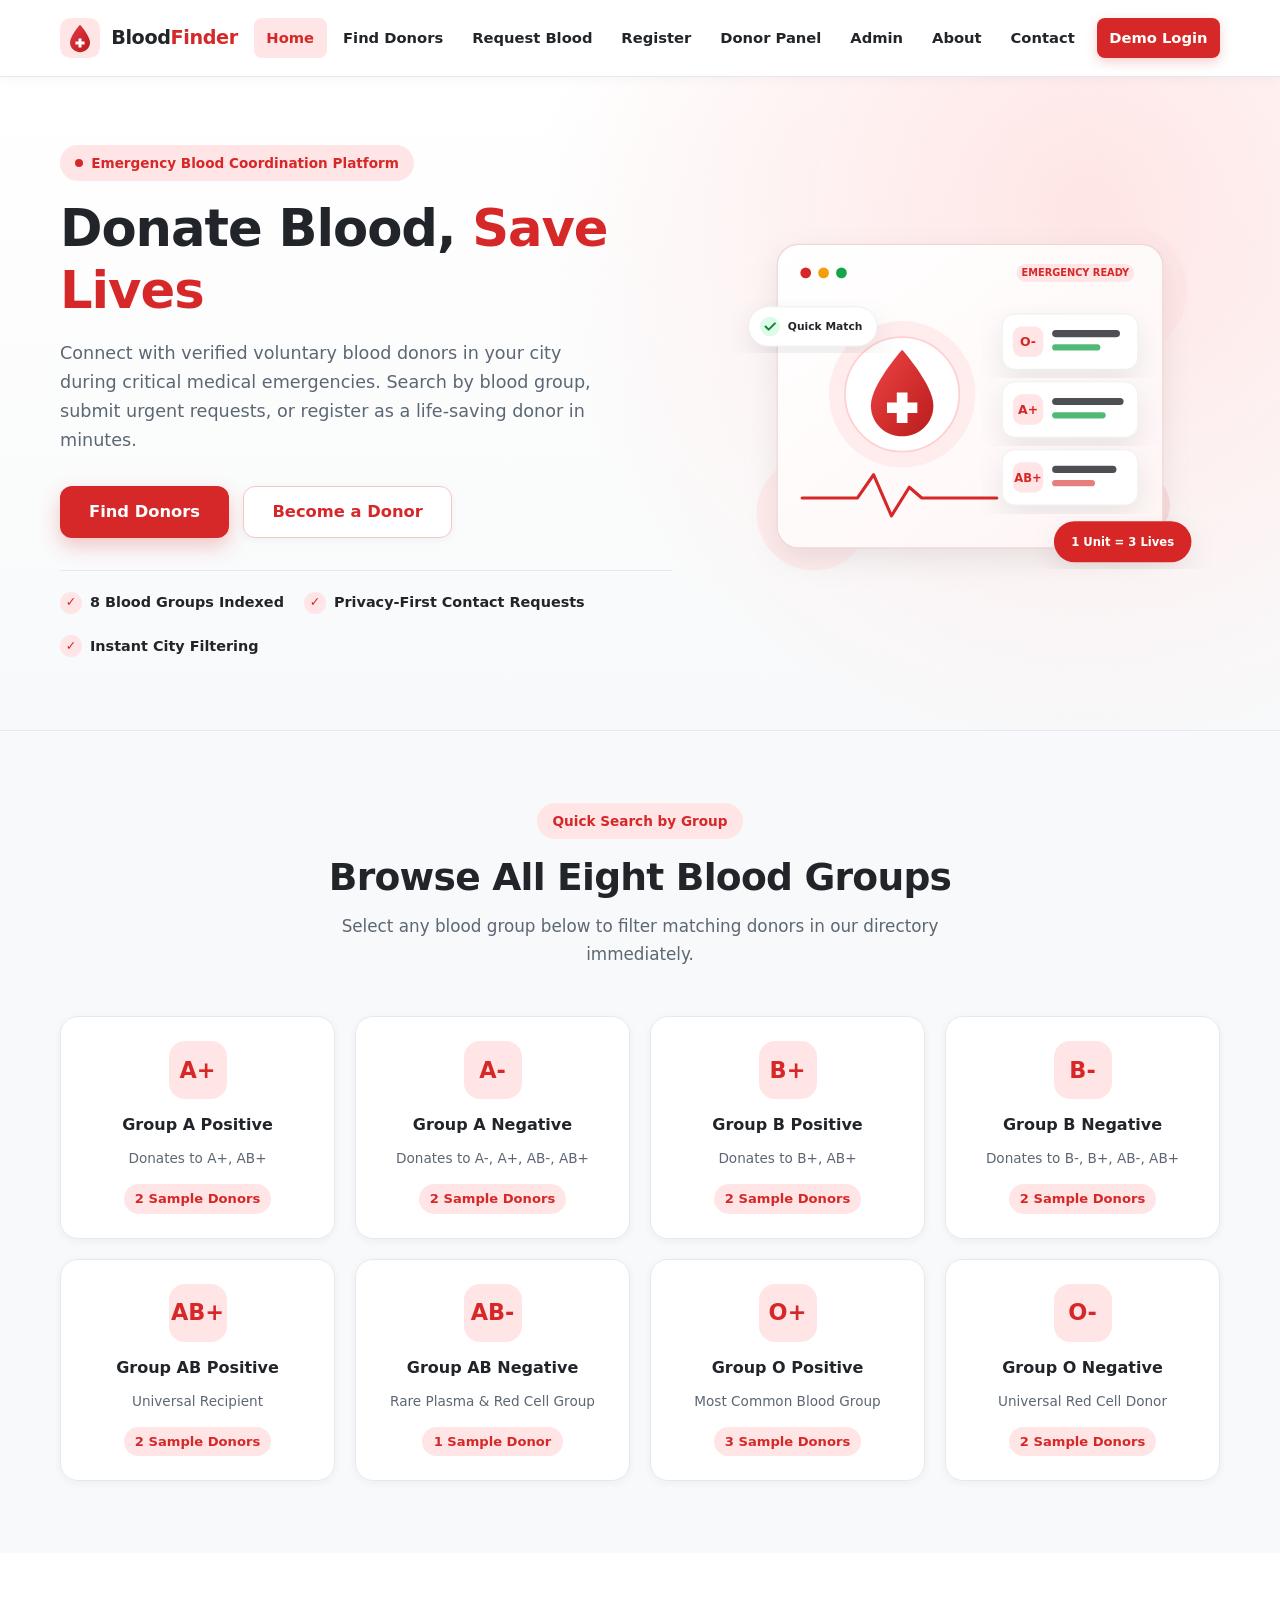
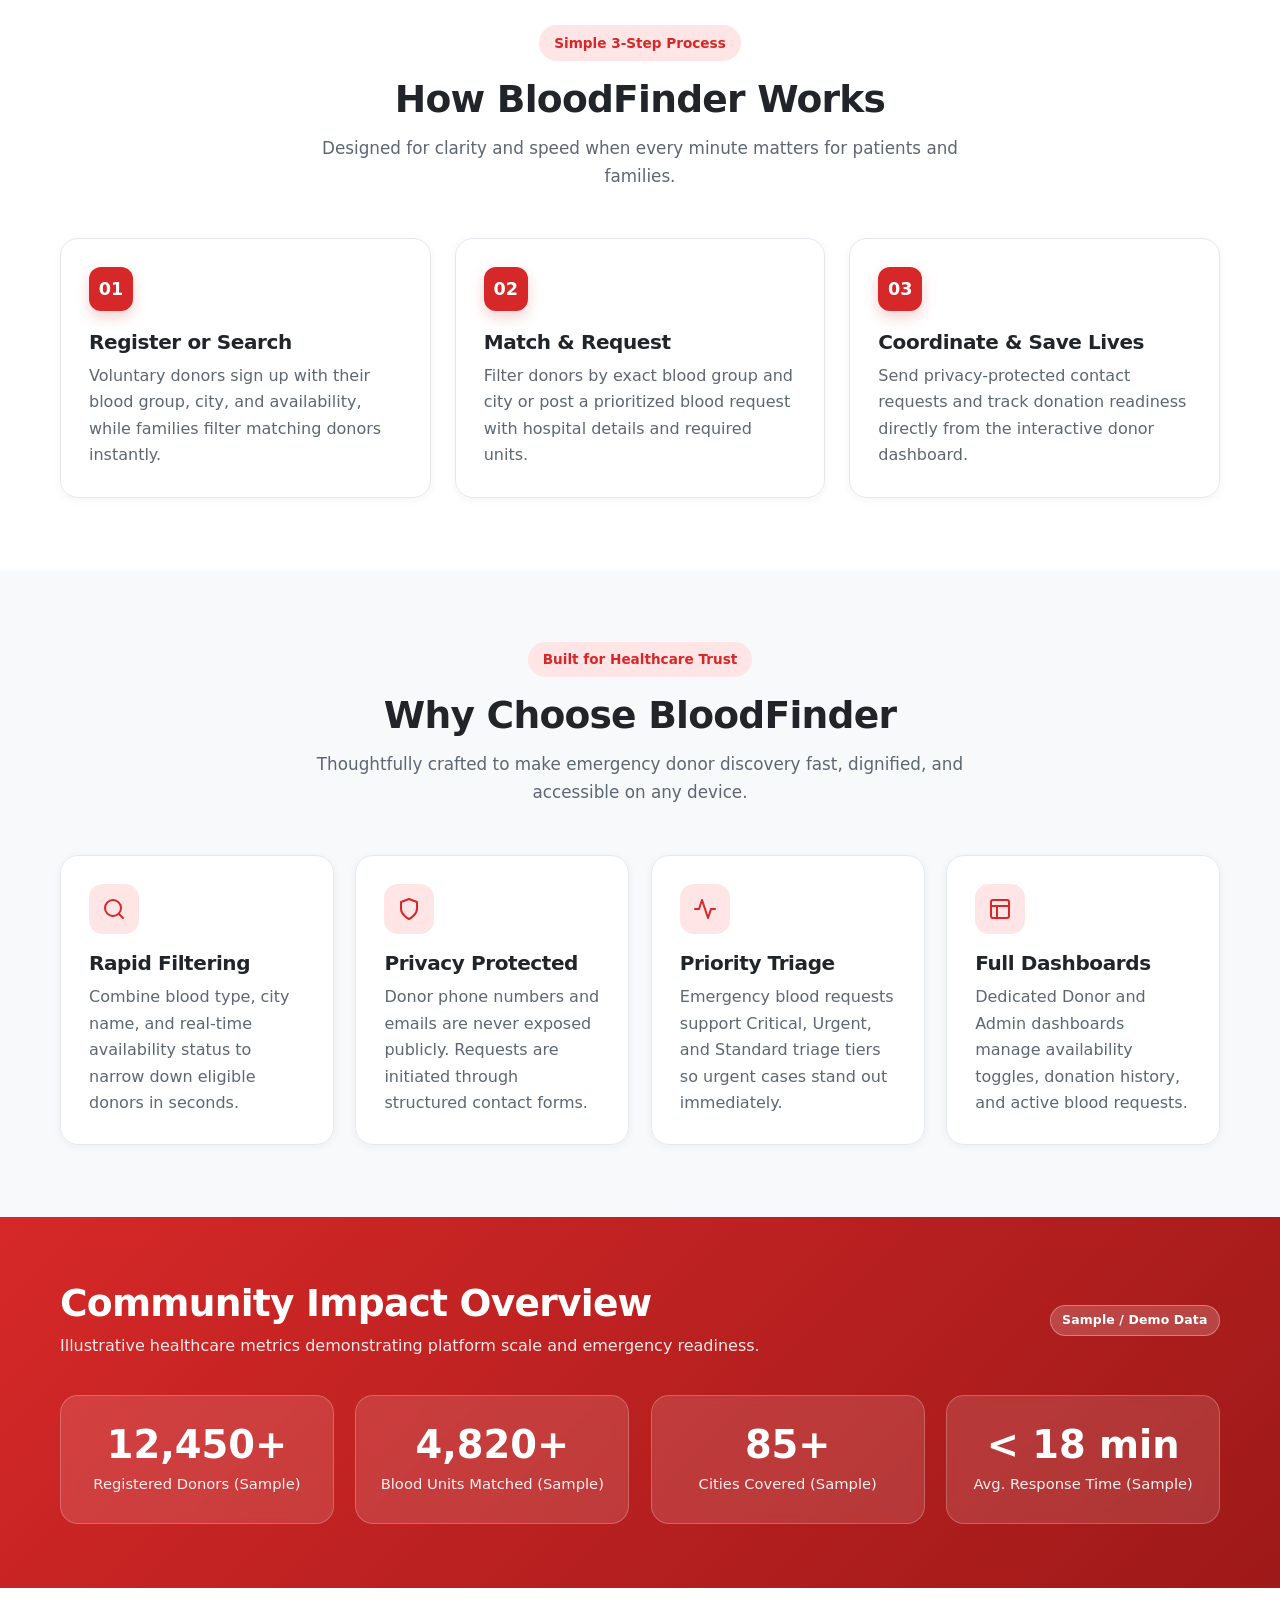
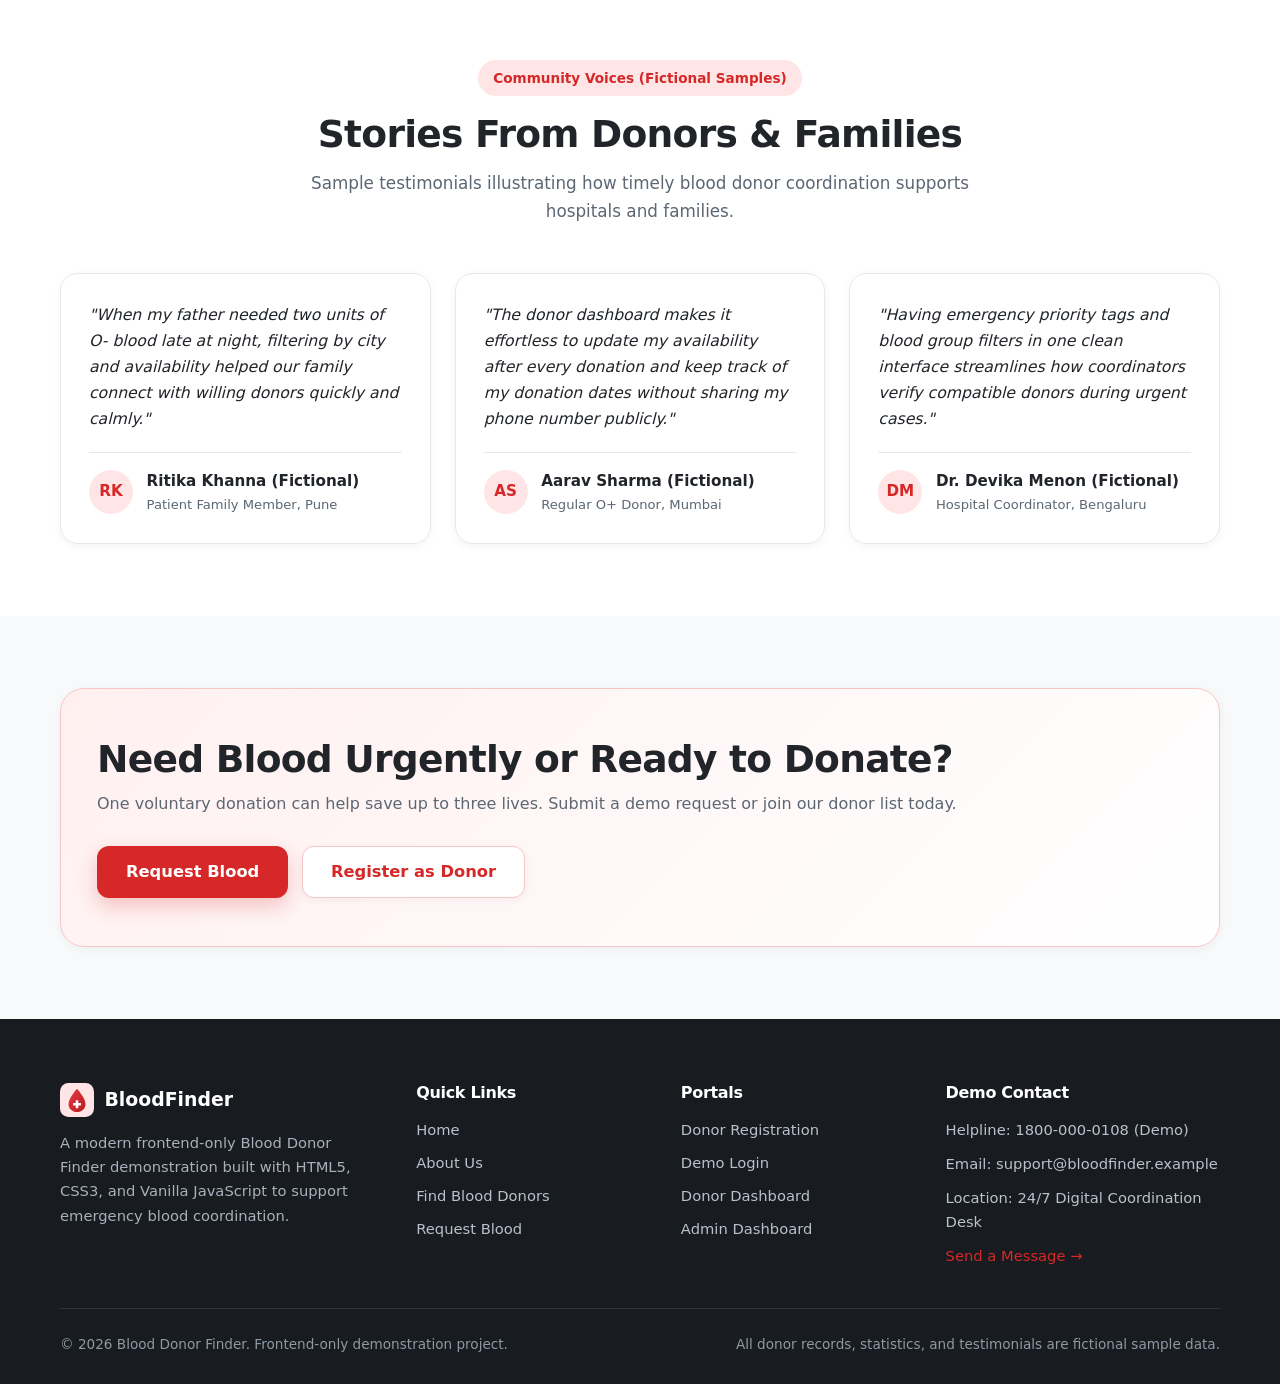
<file: index.html>
<!DOCTYPE html>
<html lang="en">
<head>
  <meta charset="UTF-8" />
  <meta name="viewport" content="width=device-width, initial-scale=1.0" />
  <meta name="description" content="Blood Donor Finder helps connect patients with voluntary blood donors quickly during medical emergencies." />
  <title>Blood Donor Finder — Donate Blood, Save Lives</title>
  <link rel="stylesheet" href="css/style.css" />
</head>
<body>
  <header class="site-header">
    <div class="container navbar">
      <a href="index.html" class="brand" aria-label="Blood Donor Finder Home">
        <img src="assets/images/logo.svg" alt="" class="brand-logo" width="40" height="40" />
        <span>Blood<span class="brand-accent">Finder</span></span>
      </a>

      <button type="button" class="nav-toggle" id="navToggle" aria-label="Toggle navigation menu" aria-expanded="false" aria-controls="navMenu">
        <span class="nav-toggle-bar"></span>
        <span class="nav-toggle-bar"></span>
        <span class="nav-toggle-bar"></span>
      </button>

      <nav aria-label="Main Navigation">
        <ul class="nav-menu" id="navMenu">
          <li><a href="index.html" class="nav-link active">Home</a></li>
          <li><a href="find-donors.html" class="nav-link">Find Donors</a></li>
          <li><a href="request-blood.html" class="nav-link">Request Blood</a></li>
          <li><a href="register.html" class="nav-link">Register</a></li>
          <li><a href="donor-dashboard.html" class="nav-link">Donor Panel</a></li>
          <li><a href="admin-dashboard.html" class="nav-link">Admin</a></li>
          <li><a href="about.html" class="nav-link">About</a></li>
          <li><a href="contact.html" class="nav-link">Contact</a></li>
          <li><a href="login.html" class="nav-link nav-link-cta">Demo Login</a></li>
        </ul>
      </nav>
    </div>
  </header>

  <main>
    <!-- Hero Section -->
    <section class="hero">
      <div class="container hero-grid">
        <div>
          <span class="eyebrow-pill">
            <span class="pulse-dot" aria-hidden="true"></span>
            Emergency Blood Coordination Platform
          </span>
          <h1 class="hero-title">Donate Blood, <span>Save Lives</span></h1>
          <p class="hero-description">
            Connect with verified voluntary blood donors in your city during critical medical emergencies. Search by blood group, submit urgent requests, or register as a life-saving donor in minutes.
          </p>
          <div class="hero-actions">
            <a href="find-donors.html" class="btn btn-primary btn-lg">Find Donors</a>
            <a href="register.html" class="btn btn-secondary btn-lg">Become a Donor</a>
          </div>
          <div class="hero-highlights">
            <div class="hero-highlight-item">
              <span class="hero-check" aria-hidden="true">&#10003;</span>
              <span>8 Blood Groups Indexed</span>
            </div>
            <div class="hero-highlight-item">
              <span class="hero-check" aria-hidden="true">&#10003;</span>
              <span>Privacy-First Contact Requests</span>
            </div>
            <div class="hero-highlight-item">
              <span class="hero-check" aria-hidden="true">&#10003;</span>
              <span>Instant City Filtering</span>
            </div>
          </div>
        </div>

        <div class="hero-visual">
          <img src="assets/images/hero-illustration.svg" alt="Healthcare blood donation matching dashboard illustration" width="560" height="440" />
        </div>
      </div>
    </section>

    <!-- Eight Blood Group Cards -->
    <section class="section" id="blood-groups">
      <div class="container">
        <div class="section-header reveal">
          <span class="eyebrow-pill">Quick Search by Group</span>
          <h2>Browse All Eight Blood Groups</h2>
          <p>Select any blood group below to filter matching donors in our directory immediately.</p>
        </div>

        <div class="blood-group-grid reveal">
          <a href="find-donors.html?bloodGroup=A%2B" class="blood-card">
            <div class="blood-drop-badge">A+</div>
            <div class="blood-card-title">Group A Positive</div>
            <div class="blood-card-meta">Donates to A+, AB+</div>
            <span class="blood-card-count" data-blood-count="A+">2 Sample Donors</span>
          </a>

          <a href="find-donors.html?bloodGroup=A-" class="blood-card">
            <div class="blood-drop-badge">A-</div>
            <div class="blood-card-title">Group A Negative</div>
            <div class="blood-card-meta">Donates to A-, A+, AB-, AB+</div>
            <span class="blood-card-count" data-blood-count="A-">2 Sample Donors</span>
          </a>

          <a href="find-donors.html?bloodGroup=B%2B" class="blood-card">
            <div class="blood-drop-badge">B+</div>
            <div class="blood-card-title">Group B Positive</div>
            <div class="blood-card-meta">Donates to B+, AB+</div>
            <span class="blood-card-count" data-blood-count="B+">2 Sample Donors</span>
          </a>

          <a href="find-donors.html?bloodGroup=B-" class="blood-card">
            <div class="blood-drop-badge">B-</div>
            <div class="blood-card-title">Group B Negative</div>
            <div class="blood-card-meta">Donates to B-, B+, AB-, AB+</div>
            <span class="blood-card-count" data-blood-count="B-">2 Sample Donors</span>
          </a>

          <a href="find-donors.html?bloodGroup=AB%2B" class="blood-card">
            <div class="blood-drop-badge">AB+</div>
            <div class="blood-card-title">Group AB Positive</div>
            <div class="blood-card-meta">Universal Recipient</div>
            <span class="blood-card-count" data-blood-count="AB+">2 Sample Donors</span>
          </a>

          <a href="find-donors.html?bloodGroup=AB-" class="blood-card">
            <div class="blood-drop-badge">AB-</div>
            <div class="blood-card-title">Group AB Negative</div>
            <div class="blood-card-meta">Rare Plasma &amp; Red Cell Group</div>
            <span class="blood-card-count" data-blood-count="AB-">1 Sample Donor</span>
          </a>

          <a href="find-donors.html?bloodGroup=O%2B" class="blood-card">
            <div class="blood-drop-badge">O+</div>
            <div class="blood-card-title">Group O Positive</div>
            <div class="blood-card-meta">Most Common Blood Group</div>
            <span class="blood-card-count" data-blood-count="O+">3 Sample Donors</span>
          </a>

          <a href="find-donors.html?bloodGroup=O-" class="blood-card">
            <div class="blood-drop-badge">O-</div>
            <div class="blood-card-title">Group O Negative</div>
            <div class="blood-card-meta">Universal Red Cell Donor</div>
            <span class="blood-card-count" data-blood-count="O-">2 Sample Donors</span>
          </a>
        </div>
      </div>
    </section>

    <!-- How It Works -->
    <section class="section section-white" id="how-it-works">
      <div class="container">
        <div class="section-header reveal">
          <span class="eyebrow-pill">Simple 3-Step Process</span>
          <h2>How BloodFinder Works</h2>
          <p>Designed for clarity and speed when every minute matters for patients and families.</p>
        </div>

        <div class="grid-3 reveal">
          <article class="card card-hover step-card">
            <div class="step-number">01</div>
            <h3>Register or Search</h3>
            <p>Voluntary donors sign up with their blood group, city, and availability, while families filter matching donors instantly.</p>
          </article>

          <article class="card card-hover step-card">
            <div class="step-number">02</div>
            <h3>Match &amp; Request</h3>
            <p>Filter donors by exact blood group and city or post a prioritized blood request with hospital details and required units.</p>
          </article>

          <article class="card card-hover step-card">
            <div class="step-number">03</div>
            <h3>Coordinate &amp; Save Lives</h3>
            <p>Send privacy-protected contact requests and track donation readiness directly from the interactive donor dashboard.</p>
          </article>
        </div>
      </div>
    </section>

    <!-- Why Choose Us -->
    <section class="section" id="why-choose-us">
      <div class="container">
        <div class="section-header reveal">
          <span class="eyebrow-pill">Built for Healthcare Trust</span>
          <h2>Why Choose BloodFinder</h2>
          <p>Thoughtfully crafted to make emergency donor discovery fast, dignified, and accessible on any device.</p>
        </div>

        <div class="grid-4 reveal">
          <article class="card card-hover feature-card">
            <div class="feature-icon" aria-hidden="true">
              <svg viewBox="0 0 24 24" fill="none" stroke="currentColor" stroke-width="2" stroke-linecap="round" stroke-linejoin="round"><circle cx="11" cy="11" r="8"/><path d="m21 21-4.3-4.3"/></svg>
            </div>
            <h3>Rapid Filtering</h3>
            <p>Combine blood type, city name, and real-time availability status to narrow down eligible donors in seconds.</p>
          </article>

          <article class="card card-hover feature-card">
            <div class="feature-icon" aria-hidden="true">
              <svg viewBox="0 0 24 24" fill="none" stroke="currentColor" stroke-width="2" stroke-linecap="round" stroke-linejoin="round"><path d="M12 22s8-4 8-10V5l-8-3-8 3v7c0 6 8 10 8 10z"/></svg>
            </div>
            <h3>Privacy Protected</h3>
            <p>Donor phone numbers and emails are never exposed publicly. Requests are initiated through structured contact forms.</p>
          </article>

          <article class="card card-hover feature-card">
            <div class="feature-icon" aria-hidden="true">
              <svg viewBox="0 0 24 24" fill="none" stroke="currentColor" stroke-width="2" stroke-linecap="round" stroke-linejoin="round"><path d="M22 12h-4l-3 9L9 3l-3 9H2"/></svg>
            </div>
            <h3>Priority Triage</h3>
            <p>Emergency blood requests support Critical, Urgent, and Standard triage tiers so urgent cases stand out immediately.</p>
          </article>

          <article class="card card-hover feature-card">
            <div class="feature-icon" aria-hidden="true">
              <svg viewBox="0 0 24 24" fill="none" stroke="currentColor" stroke-width="2" stroke-linecap="round" stroke-linejoin="round"><rect x="3" y="3" width="18" height="18" rx="2"/><path d="M3 9h18"/><path d="M9 21V9"/></svg>
            </div>
            <h3>Full Dashboards</h3>
            <p>Dedicated Donor and Admin dashboards manage availability toggles, donation history, and active blood requests.</p>
          </article>
        </div>
      </div>
    </section>

    <!-- Statistics Section (Clearly Labelled Sample Data) -->
    <section class="stats-section" aria-labelledby="statsHeading">
      <div class="container">
        <div class="stats-header">
          <div>
            <h2 id="statsHeading">Community Impact Overview</h2>
            <p>Illustrative healthcare metrics demonstrating platform scale and emergency readiness.</p>
          </div>
          <span class="badge badge-demo">Sample / Demo Data</span>
        </div>

        <div class="stats-grid reveal">
          <div class="stat-tile">
            <div class="stat-value">12,450+</div>
            <div class="stat-label">Registered Donors (Sample)</div>
          </div>
          <div class="stat-tile">
            <div class="stat-value">4,820+</div>
            <div class="stat-label">Blood Units Matched (Sample)</div>
          </div>
          <div class="stat-tile">
            <div class="stat-value">85+</div>
            <div class="stat-label">Cities Covered (Sample)</div>
          </div>
          <div class="stat-tile">
            <div class="stat-value">&lt; 18 min</div>
            <div class="stat-label">Avg. Response Time (Sample)</div>
          </div>
        </div>
      </div>
    </section>

    <!-- Testimonials (Fictional Content) -->
    <section class="section section-white" id="testimonials">
      <div class="container">
        <div class="section-header reveal">
          <span class="eyebrow-pill">Community Voices (Fictional Samples)</span>
          <h2>Stories From Donors &amp; Families</h2>
          <p>Sample testimonials illustrating how timely blood donor coordination supports hospitals and families.</p>
        </div>

        <div class="grid-3 reveal">
          <article class="card card-hover testimonial-card">
            <p class="testimonial-quote">
              "When my father needed two units of O- blood late at night, filtering by city and availability helped our family connect with willing donors quickly and calmly."
            </p>
            <div class="testimonial-author">
              <div class="avatar-circle" aria-hidden="true">RK</div>
              <div>
                <div class="author-name">Ritika Khanna (Fictional)</div>
                <div class="author-role">Patient Family Member, Pune</div>
              </div>
            </div>
          </article>

          <article class="card card-hover testimonial-card">
            <p class="testimonial-quote">
              "The donor dashboard makes it effortless to update my availability after every donation and keep track of my donation dates without sharing my phone number publicly."
            </p>
            <div class="testimonial-author">
              <div class="avatar-circle" aria-hidden="true">AS</div>
              <div>
                <div class="author-name">Aarav Sharma (Fictional)</div>
                <div class="author-role">Regular O+ Donor, Mumbai</div>
              </div>
            </div>
          </article>

          <article class="card card-hover testimonial-card">
            <p class="testimonial-quote">
              "Having emergency priority tags and blood group filters in one clean interface streamlines how coordinators verify compatible donors during urgent cases."
            </p>
            <div class="testimonial-author">
              <div class="avatar-circle" aria-hidden="true">DM</div>
              <div>
                <div class="author-name">Dr. Devika Menon (Fictional)</div>
                <div class="author-role">Hospital Coordinator, Bengaluru</div>
              </div>
            </div>
          </article>
        </div>
      </div>
    </section>

    <!-- Bottom CTA -->
    <section class="section">
      <div class="container">
        <div class="cta-box reveal">
          <div>
            <h2>Need Blood Urgently or Ready to Donate?</h2>
            <p>One voluntary donation can help save up to three lives. Submit a demo request or join our donor list today.</p>
          </div>
          <div class="cta-actions">
            <a href="request-blood.html" class="btn btn-primary btn-lg">Request Blood</a>
            <a href="register.html" class="btn btn-secondary btn-lg">Register as Donor</a>
          </div>
        </div>
      </div>
    </section>
  </main>

  <footer class="site-footer">
    <div class="container">
      <div class="footer-grid">
        <div>
          <a href="index.html" class="footer-brand">
            <img src="assets/images/logo.svg" alt="" width="34" height="34" />
            <span>BloodFinder</span>
          </a>
          <p class="footer-desc">
            A modern frontend-only Blood Donor Finder demonstration built with HTML5, CSS3, and Vanilla JavaScript to support emergency blood coordination.
          </p>
        </div>

        <div>
          <h3 class="footer-heading">Quick Links</h3>
          <ul class="footer-links">
            <li><a href="index.html">Home</a></li>
            <li><a href="about.html">About Us</a></li>
            <li><a href="find-donors.html">Find Blood Donors</a></li>
            <li><a href="request-blood.html">Request Blood</a></li>
          </ul>
        </div>

        <div>
          <h3 class="footer-heading">Portals</h3>
          <ul class="footer-links">
            <li><a href="register.html">Donor Registration</a></li>
            <li><a href="login.html">Demo Login</a></li>
            <li><a href="donor-dashboard.html">Donor Dashboard</a></li>
            <li><a href="admin-dashboard.html">Admin Dashboard</a></li>
          </ul>
        </div>

        <div>
          <h3 class="footer-heading">Demo Contact</h3>
          <ul class="footer-contact-list">
            <li>Helpline: 1800-000-0108 (Demo)</li>
            <li>Email: support@bloodfinder.example</li>
            <li>Location: 24/7 Digital Coordination Desk</li>
            <li><a href="contact.html">Send a Message &rarr;</a></li>
          </ul>
        </div>
      </div>

      <div class="footer-bottom">
        <span>&copy; 2026 Blood Donor Finder. Frontend-only demonstration project.</span>
        <span>All donor records, statistics, and testimonials are fictional sample data.</span>
      </div>
    </div>
  </footer>

  <script src="js/donors.js"></script>
  <script src="js/script.js"></script>
</body>
</html>
</file>
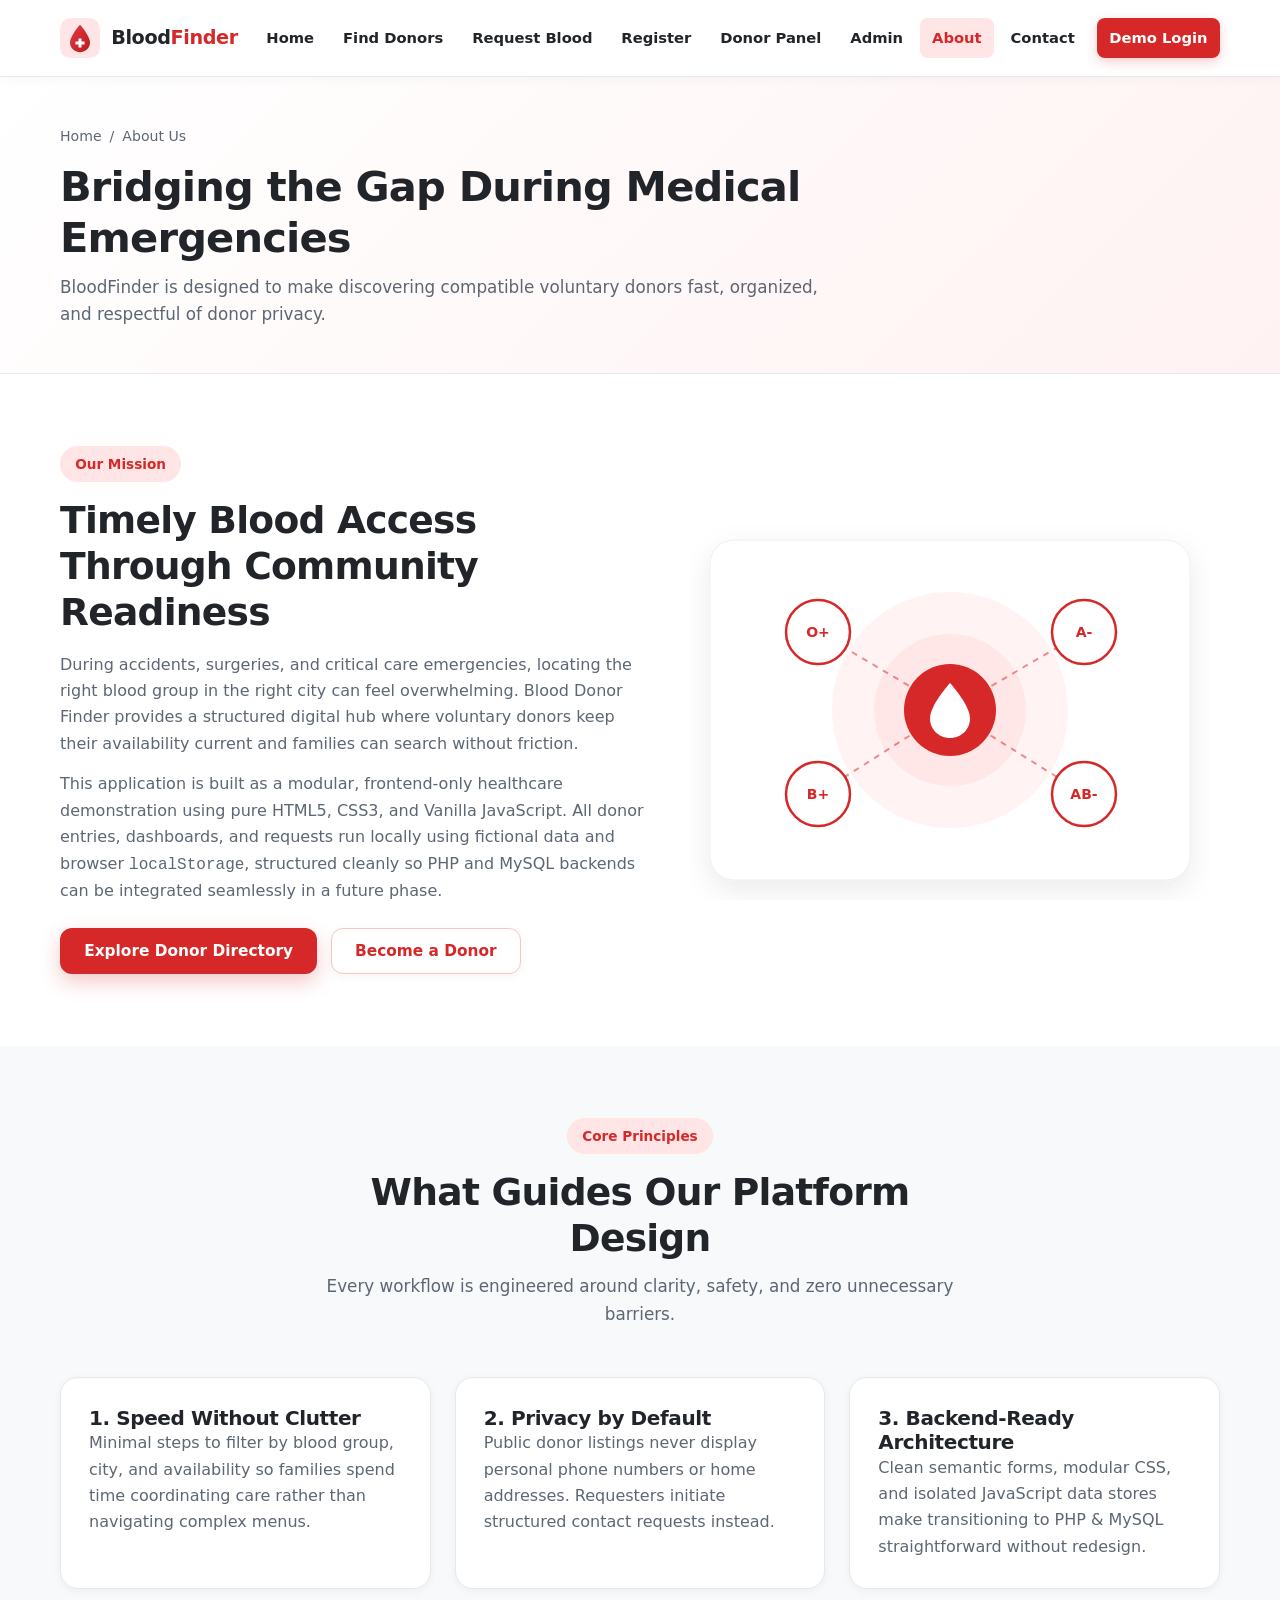
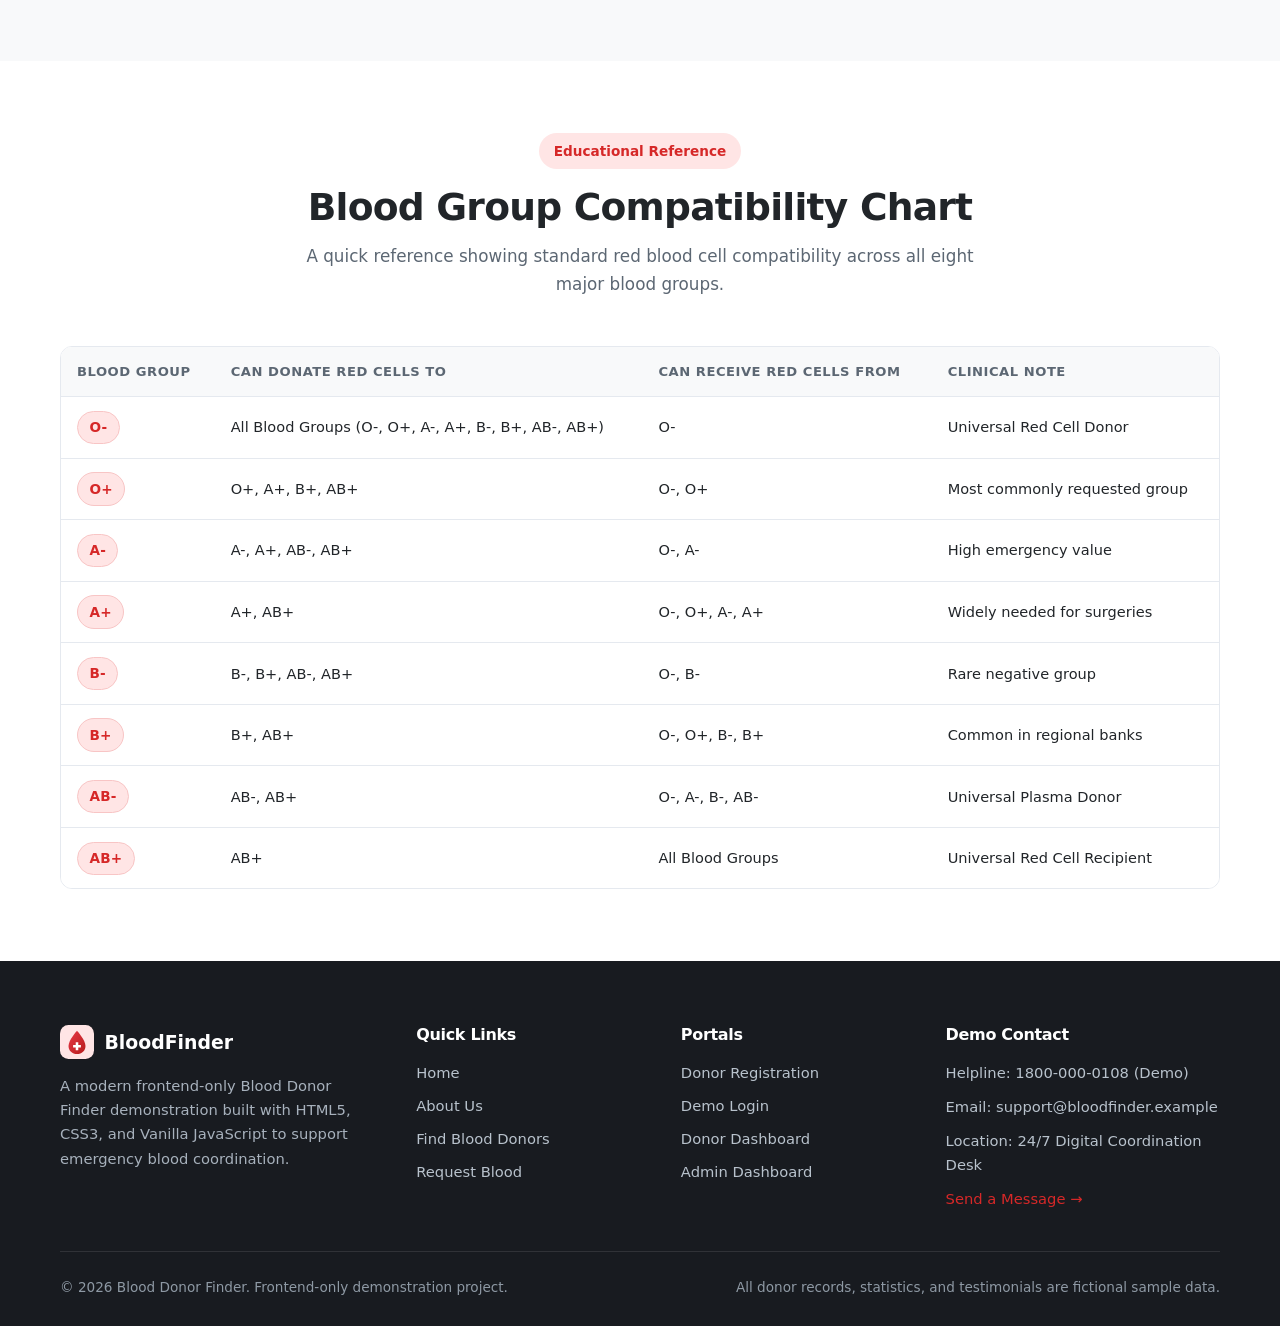
<file: about.html>
<!DOCTYPE html>
<html lang="en">
<head>
  <meta charset="UTF-8" />
  <meta name="viewport" content="width=device-width, initial-scale=1.0" />
  <meta name="description" content="Learn about Blood Donor Finder, our mission, blood compatibility guidelines, and privacy-first approach." />
  <title>About Us — Blood Donor Finder</title>
  <link rel="stylesheet" href="css/style.css" />
</head>
<body>
  <header class="site-header">
    <div class="container navbar">
      <a href="index.html" class="brand" aria-label="Blood Donor Finder Home">
        <img src="assets/images/logo.svg" alt="" class="brand-logo" width="40" height="40" />
        <span>Blood<span class="brand-accent">Finder</span></span>
      </a>

      <button type="button" class="nav-toggle" id="navToggle" aria-label="Toggle navigation menu" aria-expanded="false" aria-controls="navMenu">
        <span class="nav-toggle-bar"></span>
        <span class="nav-toggle-bar"></span>
        <span class="nav-toggle-bar"></span>
      </button>

      <nav aria-label="Main Navigation">
        <ul class="nav-menu" id="navMenu">
          <li><a href="index.html" class="nav-link">Home</a></li>
          <li><a href="find-donors.html" class="nav-link">Find Donors</a></li>
          <li><a href="request-blood.html" class="nav-link">Request Blood</a></li>
          <li><a href="register.html" class="nav-link">Register</a></li>
          <li><a href="donor-dashboard.html" class="nav-link">Donor Panel</a></li>
          <li><a href="admin-dashboard.html" class="nav-link">Admin</a></li>
          <li><a href="about.html" class="nav-link active">About</a></li>
          <li><a href="contact.html" class="nav-link">Contact</a></li>
          <li><a href="login.html" class="nav-link nav-link-cta">Demo Login</a></li>
        </ul>
      </nav>
    </div>
  </header>

  <main>
    <section class="page-hero">
      <div class="container">
        <ul class="breadcrumb" aria-label="Breadcrumb">
          <li><a href="index.html">Home</a></li>
          <li aria-hidden="true">/</li>
          <li aria-current="page">About Us</li>
        </ul>
        <div class="page-hero-content">
          <h1>Bridging the Gap During Medical Emergencies</h1>
          <p>BloodFinder is designed to make discovering compatible voluntary donors fast, organized, and respectful of donor privacy.</p>
        </div>
      </div>
    </section>

    <section class="section section-white">
      <div class="container about-split">
        <div class="reveal">
          <span class="eyebrow-pill">Our Mission</span>
          <h2>Timely Blood Access Through Community Readiness</h2>
          <p>
            During accidents, surgeries, and critical care emergencies, locating the right blood group in the right city can feel overwhelming. Blood Donor Finder provides a structured digital hub where voluntary donors keep their availability current and families can search without friction.
          </p>
          <p>
            This application is built as a modular, frontend-only healthcare demonstration using pure HTML5, CSS3, and Vanilla JavaScript. All donor entries, dashboards, and requests run locally using fictional data and browser <code>localStorage</code>, structured cleanly so PHP and MySQL backends can be integrated seamlessly in a future phase.
          </p>
          <div class="form-actions">
            <a href="find-donors.html" class="btn btn-primary">Explore Donor Directory</a>
            <a href="register.html" class="btn btn-secondary">Become a Donor</a>
          </div>
        </div>

        <div class="reveal">
          <img src="assets/images/about-illustration.svg" alt="Connected blood donor network illustration" width="520" height="380" />
        </div>
      </div>
    </section>

    <section class="section">
      <div class="container">
        <div class="section-header reveal">
          <span class="eyebrow-pill">Core Principles</span>
          <h2>What Guides Our Platform Design</h2>
          <p>Every workflow is engineered around clarity, safety, and zero unnecessary barriers.</p>
        </div>

        <div class="grid-3 reveal">
          <article class="card card-hover">
            <h3>1. Speed Without Clutter</h3>
            <p>Minimal steps to filter by blood group, city, and availability so families spend time coordinating care rather than navigating complex menus.</p>
          </article>
          <article class="card card-hover">
            <h3>2. Privacy by Default</h3>
            <p>Public donor listings never display personal phone numbers or home addresses. Requesters initiate structured contact requests instead.</p>
          </article>
          <article class="card card-hover">
            <h3>3. Backend-Ready Architecture</h3>
            <p>Clean semantic forms, modular CSS, and isolated JavaScript data stores make transitioning to PHP &amp; MySQL straightforward without redesign.</p>
          </article>
        </div>
      </div>
    </section>

    <!-- Blood Compatibility Reference Table -->
    <section class="section section-white">
      <div class="container">
        <div class="section-header reveal">
          <span class="eyebrow-pill">Educational Reference</span>
          <h2>Blood Group Compatibility Chart</h2>
          <p>A quick reference showing standard red blood cell compatibility across all eight major blood groups.</p>
        </div>

        <div class="table-wrap reveal">
          <table class="data-table">
            <thead>
              <tr>
                <th>Blood Group</th>
                <th>Can Donate Red Cells To</th>
                <th>Can Receive Red Cells From</th>
                <th>Clinical Note</th>
              </tr>
            </thead>
            <tbody>
              <tr>
                <td><span class="badge badge-blood">O-</span></td>
                <td>All Blood Groups (O-, O+, A-, A+, B-, B+, AB-, AB+)</td>
                <td>O-</td>
                <td>Universal Red Cell Donor</td>
              </tr>
              <tr>
                <td><span class="badge badge-blood">O+</span></td>
                <td>O+, A+, B+, AB+</td>
                <td>O-, O+</td>
                <td>Most commonly requested group</td>
              </tr>
              <tr>
                <td><span class="badge badge-blood">A-</span></td>
                <td>A-, A+, AB-, AB+</td>
                <td>O-, A-</td>
                <td>High emergency value</td>
              </tr>
              <tr>
                <td><span class="badge badge-blood">A+</span></td>
                <td>A+, AB+</td>
                <td>O-, O+, A-, A+</td>
                <td>Widely needed for surgeries</td>
              </tr>
              <tr>
                <td><span class="badge badge-blood">B-</span></td>
                <td>B-, B+, AB-, AB+</td>
                <td>O-, B-</td>
                <td>Rare negative group</td>
              </tr>
              <tr>
                <td><span class="badge badge-blood">B+</span></td>
                <td>B+, AB+</td>
                <td>O-, O+, B-, B+</td>
                <td>Common in regional banks</td>
              </tr>
              <tr>
                <td><span class="badge badge-blood">AB-</span></td>
                <td>AB-, AB+</td>
                <td>O-, A-, B-, AB-</td>
                <td>Universal Plasma Donor</td>
              </tr>
              <tr>
                <td><span class="badge badge-blood">AB+</span></td>
                <td>AB+</td>
                <td>All Blood Groups</td>
                <td>Universal Red Cell Recipient</td>
              </tr>
            </tbody>
          </table>
        </div>
      </div>
    </section>
  </main>

  <footer class="site-footer">
    <div class="container">
      <div class="footer-grid">
        <div>
          <a href="index.html" class="footer-brand">
            <img src="assets/images/logo.svg" alt="" width="34" height="34" />
            <span>BloodFinder</span>
          </a>
          <p class="footer-desc">
            A modern frontend-only Blood Donor Finder demonstration built with HTML5, CSS3, and Vanilla JavaScript to support emergency blood coordination.
          </p>
        </div>

        <div>
          <h3 class="footer-heading">Quick Links</h3>
          <ul class="footer-links">
            <li><a href="index.html">Home</a></li>
            <li><a href="about.html">About Us</a></li>
            <li><a href="find-donors.html">Find Blood Donors</a></li>
            <li><a href="request-blood.html">Request Blood</a></li>
          </ul>
        </div>

        <div>
          <h3 class="footer-heading">Portals</h3>
          <ul class="footer-links">
            <li><a href="register.html">Donor Registration</a></li>
            <li><a href="login.html">Demo Login</a></li>
            <li><a href="donor-dashboard.html">Donor Dashboard</a></li>
            <li><a href="admin-dashboard.html">Admin Dashboard</a></li>
          </ul>
        </div>

        <div>
          <h3 class="footer-heading">Demo Contact</h3>
          <ul class="footer-contact-list">
            <li>Helpline: 1800-000-0108 (Demo)</li>
            <li>Email: support@bloodfinder.example</li>
            <li>Location: 24/7 Digital Coordination Desk</li>
            <li><a href="contact.html">Send a Message &rarr;</a></li>
          </ul>
        </div>
      </div>

      <div class="footer-bottom">
        <span>&copy; 2026 Blood Donor Finder. Frontend-only demonstration project.</span>
        <span>All donor records, statistics, and testimonials are fictional sample data.</span>
      </div>
    </div>
  </footer>

  <script src="js/donors.js"></script>
  <script src="js/script.js"></script>
</body>
</html>
</file>
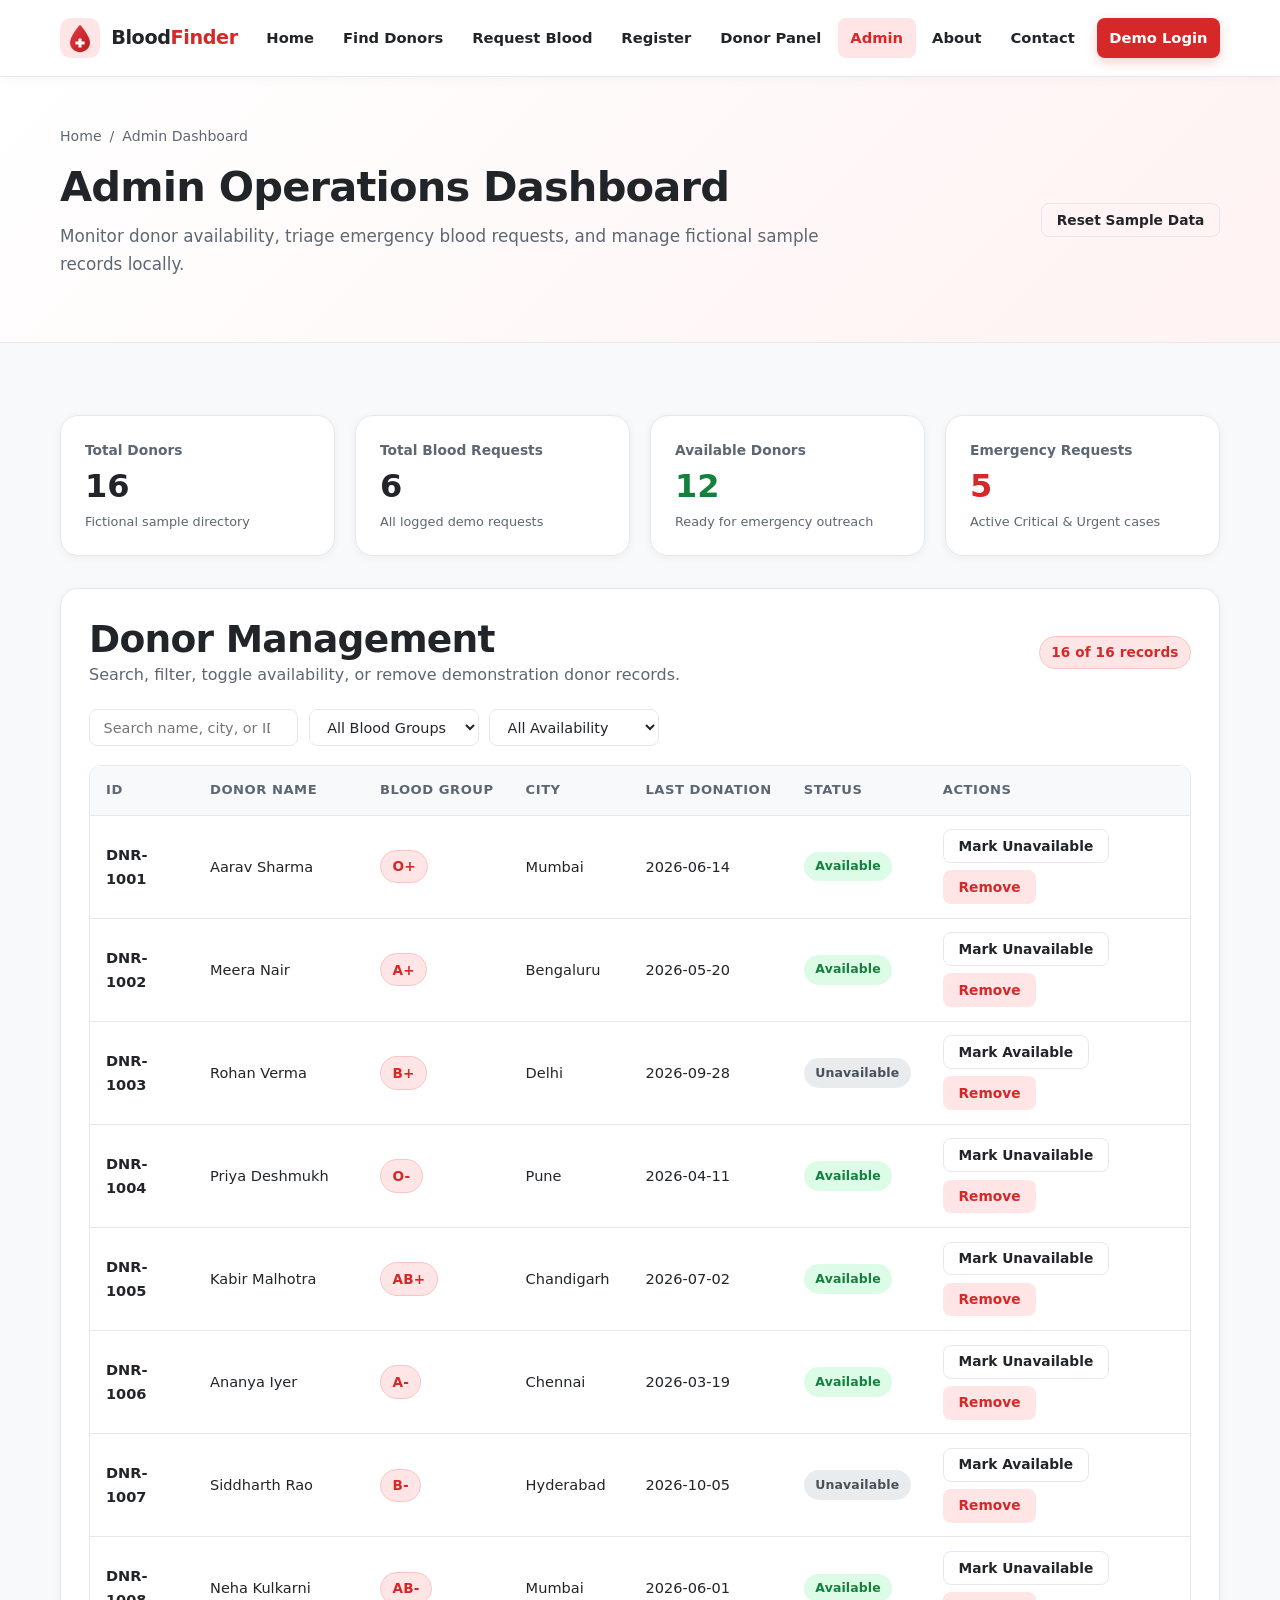
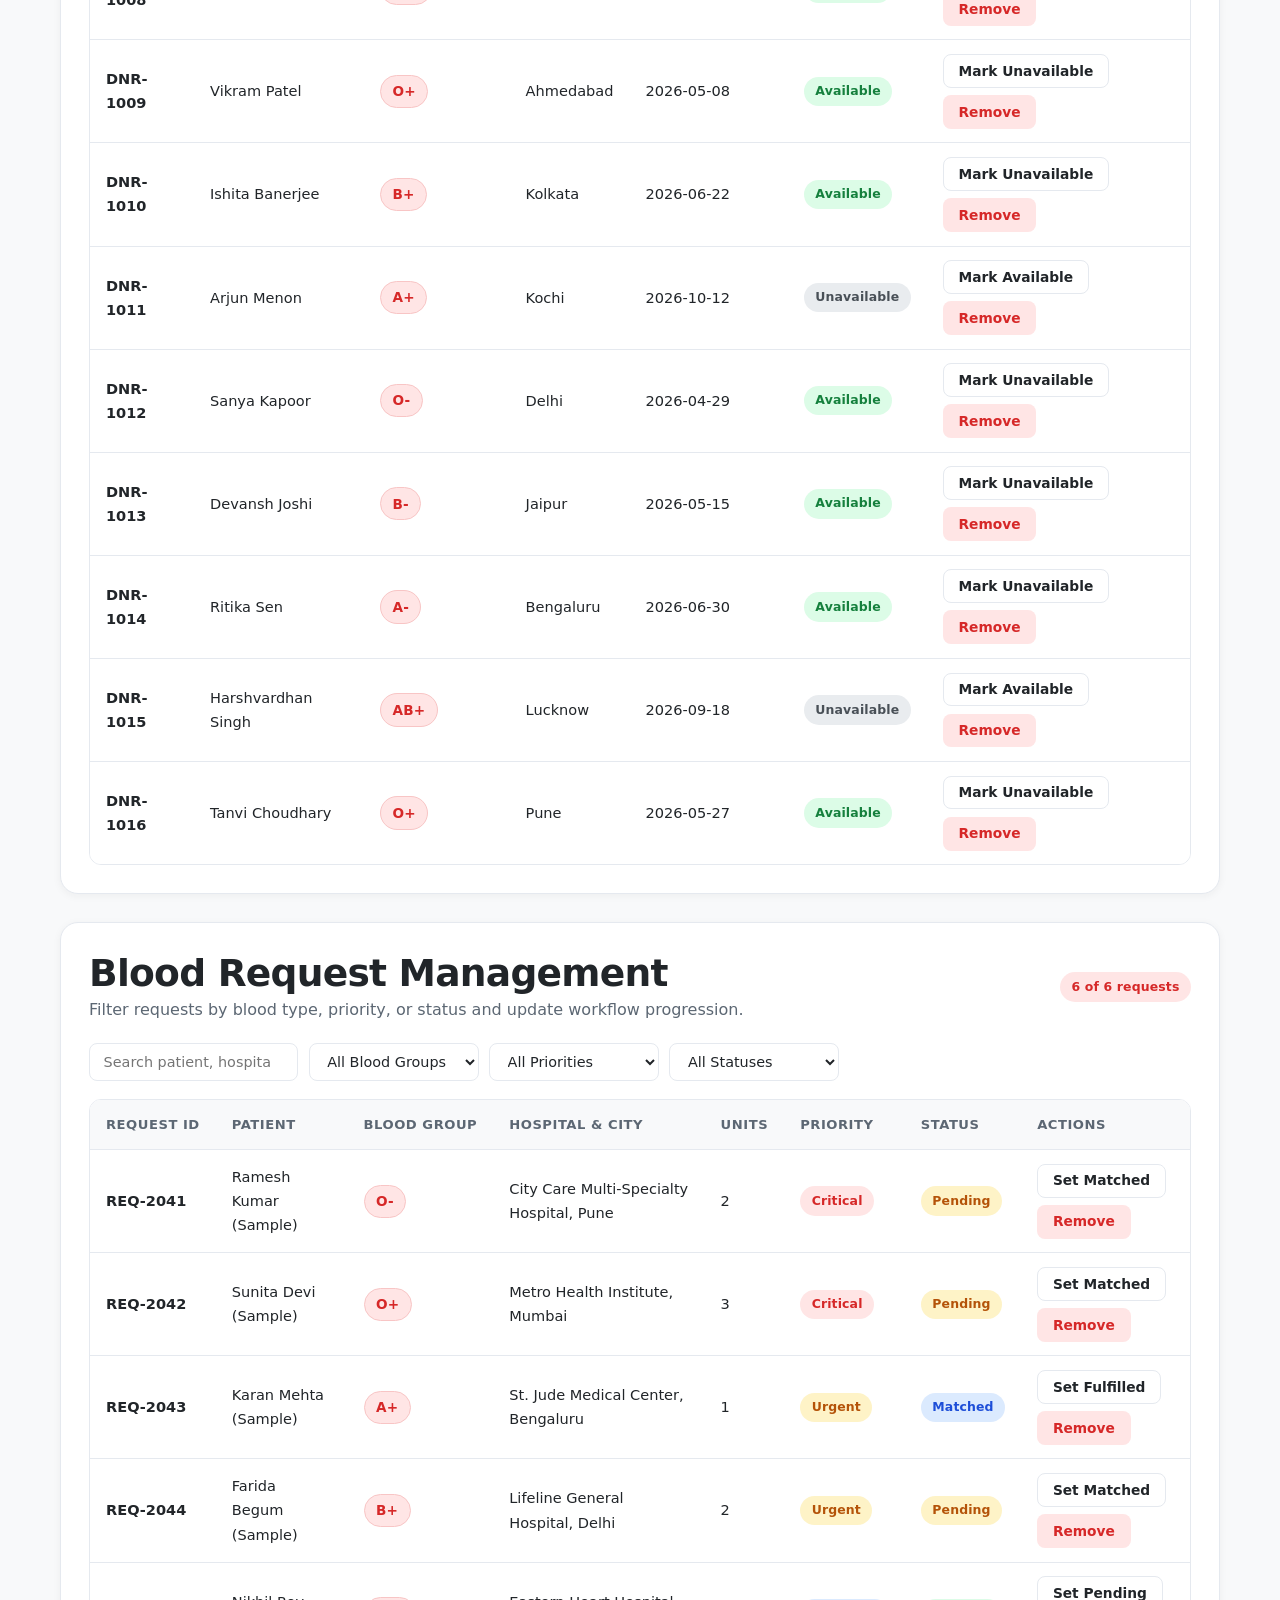
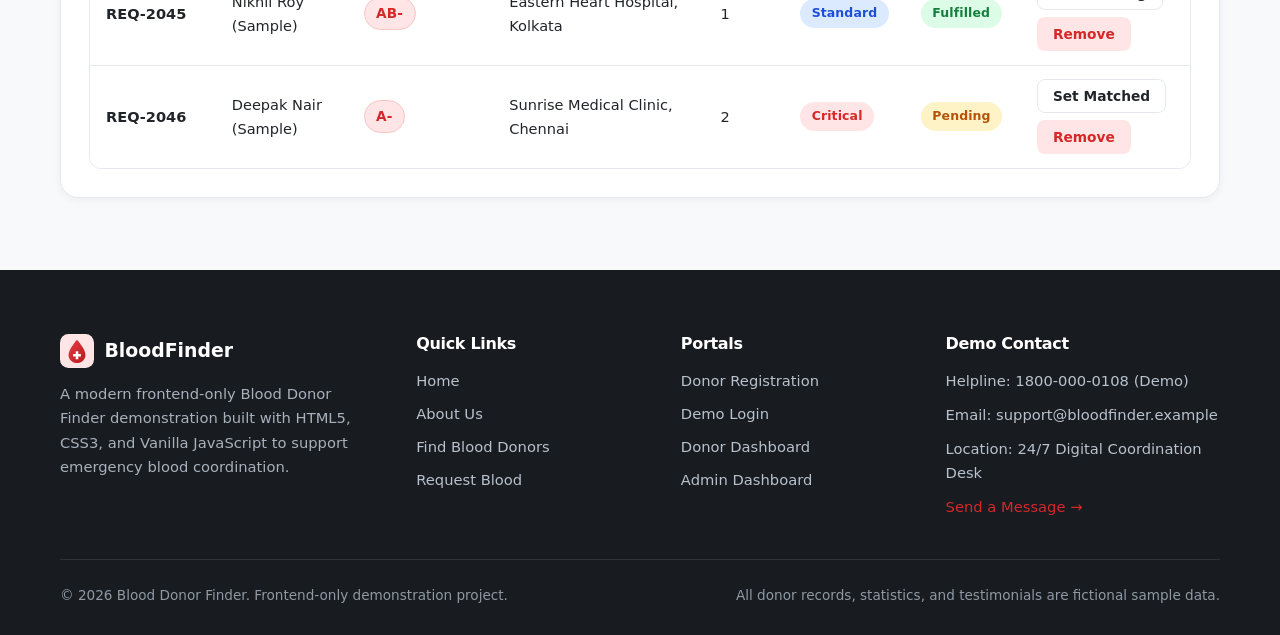
<file: admin-dashboard.html>
<!DOCTYPE html>
<html lang="en">
<head>
  <meta charset="UTF-8" />
  <meta name="viewport" content="width=device-width, initial-scale=1.0" />
  <meta name="description" content="Admin Dashboard for managing fictional sample blood donors and emergency blood requests." />
  <title>Admin Dashboard — Blood Donor Finder</title>
  <link rel="stylesheet" href="css/style.css" />
</head>
<body>
  <header class="site-header">
    <div class="container navbar">
      <a href="index.html" class="brand" aria-label="Blood Donor Finder Home">
        <img src="assets/images/logo.svg" alt="" class="brand-logo" width="40" height="40" />
        <span>Blood<span class="brand-accent">Finder</span></span>
      </a>

      <button type="button" class="nav-toggle" id="navToggle" aria-label="Toggle navigation menu" aria-expanded="false" aria-controls="navMenu">
        <span class="nav-toggle-bar"></span>
        <span class="nav-toggle-bar"></span>
        <span class="nav-toggle-bar"></span>
      </button>

      <nav aria-label="Main Navigation">
        <ul class="nav-menu" id="navMenu">
          <li><a href="index.html" class="nav-link">Home</a></li>
          <li><a href="find-donors.html" class="nav-link">Find Donors</a></li>
          <li><a href="request-blood.html" class="nav-link">Request Blood</a></li>
          <li><a href="register.html" class="nav-link">Register</a></li>
          <li><a href="donor-dashboard.html" class="nav-link">Donor Panel</a></li>
          <li><a href="admin-dashboard.html" class="nav-link active">Admin</a></li>
          <li><a href="about.html" class="nav-link">About</a></li>
          <li><a href="contact.html" class="nav-link">Contact</a></li>
          <li><a href="login.html" class="nav-link nav-link-cta">Demo Login</a></li>
        </ul>
      </nav>
    </div>
  </header>

  <main id="adminDashboardRoot">
    <section class="page-hero">
      <div class="container">
        <ul class="breadcrumb" aria-label="Breadcrumb">
          <li><a href="index.html">Home</a></li>
          <li aria-hidden="true">/</li>
          <li aria-current="page">Admin Dashboard</li>
        </ul>
        <div class="panel-header">
          <div class="page-hero-content">
            <h1>Admin Operations Dashboard</h1>
            <p>Monitor donor availability, triage emergency blood requests, and manage fictional sample records locally.</p>
          </div>
          <button type="button" id="resetDemoDataBtn" class="btn btn-outline btn-sm">Reset Sample Data</button>
        </div>
      </div>
    </section>

    <section class="section">
      <div class="container">
        <!-- KPI Summary Cards -->
        <div class="kpi-grid">
          <article class="kpi-card">
            <span class="kpi-label">Total Donors</span>
            <span class="kpi-value" id="kpiTotalDonors">0</span>
            <span class="kpi-sub">Fictional sample directory</span>
          </article>
          <article class="kpi-card">
            <span class="kpi-label">Total Blood Requests</span>
            <span class="kpi-value" id="kpiTotalRequests">0</span>
            <span class="kpi-sub">All logged demo requests</span>
          </article>
          <article class="kpi-card">
            <span class="kpi-label">Available Donors</span>
            <span class="kpi-value is-success" id="kpiAvailableDonors">0</span>
            <span class="kpi-sub">Ready for emergency outreach</span>
          </article>
          <article class="kpi-card">
            <span class="kpi-label">Emergency Requests</span>
            <span class="kpi-value is-primary" id="kpiEmergencyRequests">0</span>
            <span class="kpi-sub">Active Critical &amp; Urgent cases</span>
          </article>
        </div>

        <div class="dashboard-stack">
          <!-- Donor Management Table -->
          <section class="card" aria-labelledby="donorMgmtHeading">
            <div class="panel-header">
              <div>
                <h2 id="donorMgmtHeading">Donor Management</h2>
                <p>Search, filter, toggle availability, or remove demonstration donor records.</p>
              </div>
              <span class="badge badge-blood" id="adminDonorCount">0 records</span>
            </div>

            <div class="panel-controls">
              <label for="adminDonorSearch" class="sr-only">Search donors</label>
              <input type="search" id="adminDonorSearch" class="form-control" placeholder="Search name, city, or ID..." />

              <label for="adminDonorBlood" class="sr-only">Filter donors by blood group</label>
              <select id="adminDonorBlood" class="form-control">
                <option value="all">All Blood Groups</option>
                <option value="A+">A+</option>
                <option value="A-">A-</option>
                <option value="B+">B+</option>
                <option value="B-">B-</option>
                <option value="AB+">AB+</option>
                <option value="AB-">AB-</option>
                <option value="O+">O+</option>
                <option value="O-">O-</option>
              </select>

              <label for="adminDonorAvail" class="sr-only">Filter donors by availability</label>
              <select id="adminDonorAvail" class="form-control">
                <option value="all">All Availability</option>
                <option value="available">Available</option>
                <option value="unavailable">Unavailable</option>
              </select>
            </div>

            <div class="table-wrap">
              <table class="data-table">
                <thead>
                  <tr>
                    <th>ID</th>
                    <th>Donor Name</th>
                    <th>Blood Group</th>
                    <th>City</th>
                    <th>Last Donation</th>
                    <th>Status</th>
                    <th>Actions</th>
                  </tr>
                </thead>
                <tbody id="adminDonorsTableBody"></tbody>
              </table>
            </div>
          </section>

          <!-- Blood Request Management Table -->
          <section class="card" aria-labelledby="requestMgmtHeading">
            <div class="panel-header">
              <div>
                <h2 id="requestMgmtHeading">Blood Request Management</h2>
                <p>Filter requests by blood type, priority, or status and update workflow progression.</p>
              </div>
              <span class="badge badge-critical" id="adminReqCount">0 requests</span>
            </div>

            <div class="panel-controls">
              <label for="adminReqSearch" class="sr-only">Search blood requests</label>
              <input type="search" id="adminReqSearch" class="form-control" placeholder="Search patient, hospital, city..." />

              <label for="adminReqBlood" class="sr-only">Filter requests by blood group</label>
              <select id="adminReqBlood" class="form-control">
                <option value="all">All Blood Groups</option>
                <option value="A+">A+</option>
                <option value="A-">A-</option>
                <option value="B+">B+</option>
                <option value="B-">B-</option>
                <option value="AB+">AB+</option>
                <option value="AB-">AB-</option>
                <option value="O+">O+</option>
                <option value="O-">O-</option>
              </select>

              <label for="adminReqPriority" class="sr-only">Filter requests by priority</label>
              <select id="adminReqPriority" class="form-control">
                <option value="all">All Priorities</option>
                <option value="Critical">Critical</option>
                <option value="Urgent">Urgent</option>
                <option value="Standard">Standard</option>
              </select>

              <label for="adminReqStatus" class="sr-only">Filter requests by status</label>
              <select id="adminReqStatus" class="form-control">
                <option value="all">All Statuses</option>
                <option value="Pending">Pending</option>
                <option value="Matched">Matched</option>
                <option value="Fulfilled">Fulfilled</option>
              </select>
            </div>

            <div class="table-wrap">
              <table class="data-table">
                <thead>
                  <tr>
                    <th>Request ID</th>
                    <th>Patient</th>
                    <th>Blood Group</th>
                    <th>Hospital &amp; City</th>
                    <th>Units</th>
                    <th>Priority</th>
                    <th>Status</th>
                    <th>Actions</th>
                  </tr>
                </thead>
                <tbody id="adminRequestsTableBody"></tbody>
              </table>
            </div>
          </section>
        </div>
      </div>
    </section>
  </main>

  <footer class="site-footer">
    <div class="container">
      <div class="footer-grid">
        <div>
          <a href="index.html" class="footer-brand">
            <img src="assets/images/logo.svg" alt="" width="34" height="34" />
            <span>BloodFinder</span>
          </a>
          <p class="footer-desc">
            A modern frontend-only Blood Donor Finder demonstration built with HTML5, CSS3, and Vanilla JavaScript to support emergency blood coordination.
          </p>
        </div>

        <div>
          <h3 class="footer-heading">Quick Links</h3>
          <ul class="footer-links">
            <li><a href="index.html">Home</a></li>
            <li><a href="about.html">About Us</a></li>
            <li><a href="find-donors.html">Find Blood Donors</a></li>
            <li><a href="request-blood.html">Request Blood</a></li>
          </ul>
        </div>

        <div>
          <h3 class="footer-heading">Portals</h3>
          <ul class="footer-links">
            <li><a href="register.html">Donor Registration</a></li>
            <li><a href="login.html">Demo Login</a></li>
            <li><a href="donor-dashboard.html">Donor Dashboard</a></li>
            <li><a href="admin-dashboard.html">Admin Dashboard</a></li>
          </ul>
        </div>

        <div>
          <h3 class="footer-heading">Demo Contact</h3>
          <ul class="footer-contact-list">
            <li>Helpline: 1800-000-0108 (Demo)</li>
            <li>Email: support@bloodfinder.example</li>
            <li>Location: 24/7 Digital Coordination Desk</li>
            <li><a href="contact.html">Send a Message &rarr;</a></li>
          </ul>
        </div>
      </div>

      <div class="footer-bottom">
        <span>&copy; 2026 Blood Donor Finder. Frontend-only demonstration project.</span>
        <span>All donor records, statistics, and testimonials are fictional sample data.</span>
      </div>
    </div>
  </footer>

  <script src="js/donors.js"></script>
  <script src="js/script.js"></script>
  <script src="js/dashboard.js"></script>
</body>
</html>
</file>
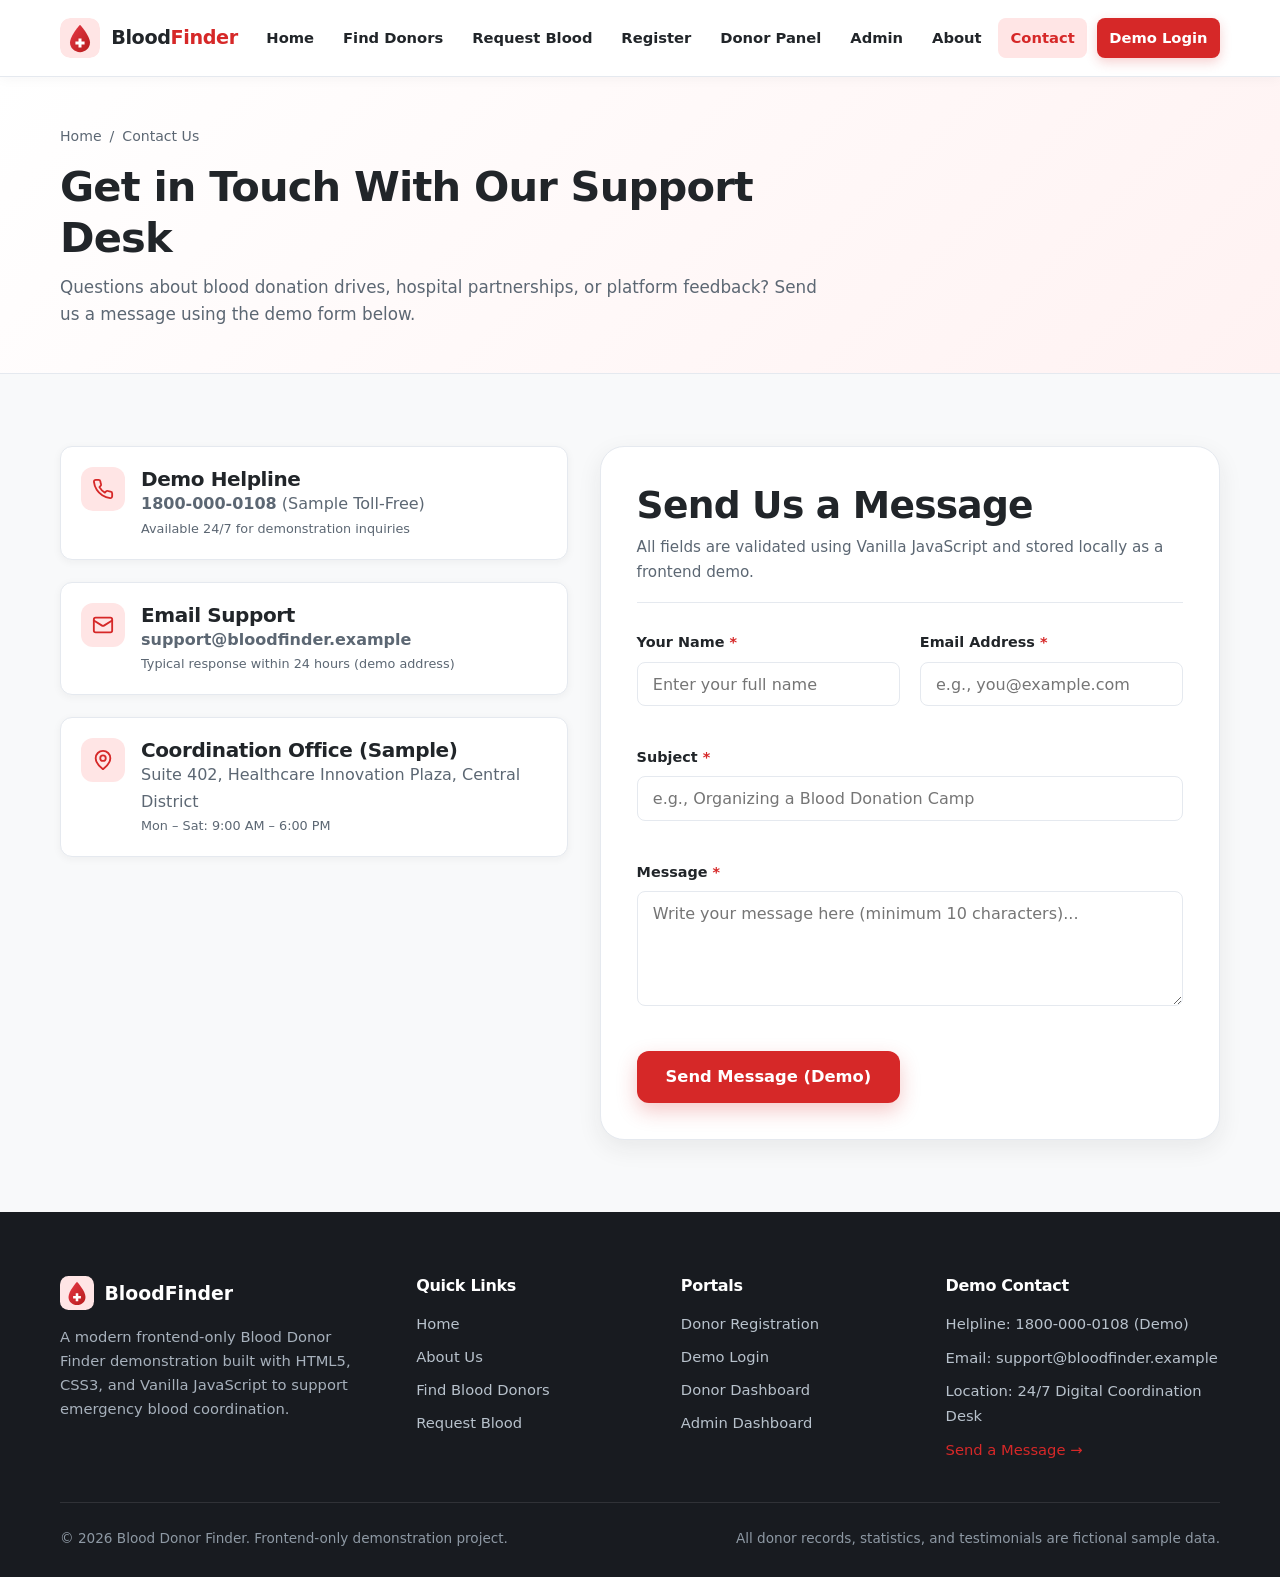
<file: contact.html>
<!DOCTYPE html>
<html lang="en">
<head>
  <meta charset="UTF-8" />
  <meta name="viewport" content="width=device-width, initial-scale=1.0" />
  <meta name="description" content="Contact Blood Donor Finder support team with inquiries, partnerships, or blood camp coordination." />
  <title>Contact Us — Blood Donor Finder</title>
  <link rel="stylesheet" href="css/style.css" />
</head>
<body>
  <header class="site-header">
    <div class="container navbar">
      <a href="index.html" class="brand" aria-label="Blood Donor Finder Home">
        <img src="assets/images/logo.svg" alt="" class="brand-logo" width="40" height="40" />
        <span>Blood<span class="brand-accent">Finder</span></span>
      </a>

      <button type="button" class="nav-toggle" id="navToggle" aria-label="Toggle navigation menu" aria-expanded="false" aria-controls="navMenu">
        <span class="nav-toggle-bar"></span>
        <span class="nav-toggle-bar"></span>
        <span class="nav-toggle-bar"></span>
      </button>

      <nav aria-label="Main Navigation">
        <ul class="nav-menu" id="navMenu">
          <li><a href="index.html" class="nav-link">Home</a></li>
          <li><a href="find-donors.html" class="nav-link">Find Donors</a></li>
          <li><a href="request-blood.html" class="nav-link">Request Blood</a></li>
          <li><a href="register.html" class="nav-link">Register</a></li>
          <li><a href="donor-dashboard.html" class="nav-link">Donor Panel</a></li>
          <li><a href="admin-dashboard.html" class="nav-link">Admin</a></li>
          <li><a href="about.html" class="nav-link">About</a></li>
          <li><a href="contact.html" class="nav-link active">Contact</a></li>
          <li><a href="login.html" class="nav-link nav-link-cta">Demo Login</a></li>
        </ul>
      </nav>
    </div>
  </header>

  <main>
    <section class="page-hero">
      <div class="container">
        <ul class="breadcrumb" aria-label="Breadcrumb">
          <li><a href="index.html">Home</a></li>
          <li aria-hidden="true">/</li>
          <li aria-current="page">Contact Us</li>
        </ul>
        <div class="page-hero-content">
          <h1>Get in Touch With Our Support Desk</h1>
          <p>Questions about blood donation drives, hospital partnerships, or platform feedback? Send us a message using the demo form below.</p>
        </div>
      </div>
    </section>

    <section class="section">
      <div class="container contact-grid">
        <!-- Contact Information Column -->
        <aside class="side-stack">
          <div class="contact-card-item">
            <div class="contact-icon-box" aria-hidden="true">
              <svg viewBox="0 0 24 24" fill="none" stroke="currentColor" stroke-width="2" stroke-linecap="round" stroke-linejoin="round"><path d="M22 16.92v3a2 2 0 0 1-2.18 2 19.79 19.79 0 0 1-8.63-3.07 19.5 19.5 0 0 1-6-6 19.79 19.79 0 0 1-3.07-8.67A2 2 0 0 1 4.11 2h3a2 2 0 0 1 2 1.72 12.84 12.84 0 0 0 .7 2.81 2 2 0 0 1-.45 2.11L8.09 9.91a16 16 0 0 0 6 6l1.27-1.27a2 2 0 0 1 2.11-.45 12.84 12.84 0 0 0 2.81.7A2 2 0 0 1 22 16.92z"/></svg>
            </div>
            <div>
              <h3>Demo Helpline</h3>
              <p><strong>1800-000-0108</strong> (Sample Toll-Free)</p>
              <p class="field-hint">Available 24/7 for demonstration inquiries</p>
            </div>
          </div>

          <div class="contact-card-item">
            <div class="contact-icon-box" aria-hidden="true">
              <svg viewBox="0 0 24 24" fill="none" stroke="currentColor" stroke-width="2" stroke-linecap="round" stroke-linejoin="round"><rect width="20" height="16" x="2" y="4" rx="2"/><path d="m22 7-8.97 5.7a1.94 1.94 0 0 1-2.06 0L2 7"/></svg>
            </div>
            <div>
              <h3>Email Support</h3>
              <p><strong>support@bloodfinder.example</strong></p>
              <p class="field-hint">Typical response within 24 hours (demo address)</p>
            </div>
          </div>

          <div class="contact-card-item">
            <div class="contact-icon-box" aria-hidden="true">
              <svg viewBox="0 0 24 24" fill="none" stroke="currentColor" stroke-width="2" stroke-linecap="round" stroke-linejoin="round"><path d="M20 10c0 6-8 12-8 12s-8-6-8-12a8 8 0 0 1 16 0Z"/><circle cx="12" cy="10" r="3"/></svg>
            </div>
            <div>
              <h3>Coordination Office (Sample)</h3>
              <p>Suite 402, Healthcare Innovation Plaza, Central District</p>
              <p class="field-hint">Mon – Sat: 9:00 AM – 6:00 PM</p>
            </div>
          </div>
        </aside>

        <!-- Contact Form Column -->
        <div class="form-card">
          <div class="form-card-header">
            <h2>Send Us a Message</h2>
            <p>All fields are validated using Vanilla JavaScript and stored locally as a frontend demo.</p>
          </div>

          <div id="contactAlert" class="hidden" role="status" aria-live="polite"></div>

          <form id="contactForm" method="post" action="#" data-future-endpoint="api/contact.php" novalidate>
            <div class="form-grid">
              <div class="form-group">
                <label for="contactName" class="form-label">Your Name <span class="required-star">*</span></label>
                <input type="text" id="contactName" name="name" class="form-control" placeholder="Enter your full name" required />
                <span class="field-error" id="contactNameError"></span>
              </div>

              <div class="form-group">
                <label for="contactEmail" class="form-label">Email Address <span class="required-star">*</span></label>
                <input type="email" id="contactEmail" name="email" class="form-control" placeholder="e.g., you@example.com" required />
                <span class="field-error" id="contactEmailError"></span>
              </div>

              <div class="form-group full-width">
                <label for="contactSubject" class="form-label">Subject <span class="required-star">*</span></label>
                <input type="text" id="contactSubject" name="subject" class="form-control" placeholder="e.g., Organizing a Blood Donation Camp" required />
                <span class="field-error" id="contactSubjectError"></span>
              </div>

              <div class="form-group full-width">
                <label for="contactMessage" class="form-label">Message <span class="required-star">*</span></label>
                <textarea id="contactMessage" name="message" class="form-control" placeholder="Write your message here (minimum 10 characters)..." required></textarea>
                <span class="field-error" id="contactMessageError"></span>
              </div>
            </div>

            <div class="form-actions">
              <button type="submit" class="btn btn-primary btn-lg">Send Message (Demo)</button>
            </div>
          </form>
        </div>
      </div>
    </section>
  </main>

  <footer class="site-footer">
    <div class="container">
      <div class="footer-grid">
        <div>
          <a href="index.html" class="footer-brand">
            <img src="assets/images/logo.svg" alt="" width="34" height="34" />
            <span>BloodFinder</span>
          </a>
          <p class="footer-desc">
            A modern frontend-only Blood Donor Finder demonstration built with HTML5, CSS3, and Vanilla JavaScript to support emergency blood coordination.
          </p>
        </div>

        <div>
          <h3 class="footer-heading">Quick Links</h3>
          <ul class="footer-links">
            <li><a href="index.html">Home</a></li>
            <li><a href="about.html">About Us</a></li>
            <li><a href="find-donors.html">Find Blood Donors</a></li>
            <li><a href="request-blood.html">Request Blood</a></li>
          </ul>
        </div>

        <div>
          <h3 class="footer-heading">Portals</h3>
          <ul class="footer-links">
            <li><a href="register.html">Donor Registration</a></li>
            <li><a href="login.html">Demo Login</a></li>
            <li><a href="donor-dashboard.html">Donor Dashboard</a></li>
            <li><a href="admin-dashboard.html">Admin Dashboard</a></li>
          </ul>
        </div>

        <div>
          <h3 class="footer-heading">Demo Contact</h3>
          <ul class="footer-contact-list">
            <li>Helpline: 1800-000-0108 (Demo)</li>
            <li>Email: support@bloodfinder.example</li>
            <li>Location: 24/7 Digital Coordination Desk</li>
            <li><a href="contact.html">Send a Message &rarr;</a></li>
          </ul>
        </div>
      </div>

      <div class="footer-bottom">
        <span>&copy; 2026 Blood Donor Finder. Frontend-only demonstration project.</span>
        <span>All donor records, statistics, and testimonials are fictional sample data.</span>
      </div>
    </div>
  </footer>

  <script src="js/donors.js"></script>
  <script src="js/script.js"></script>
</body>
</html>
</file>
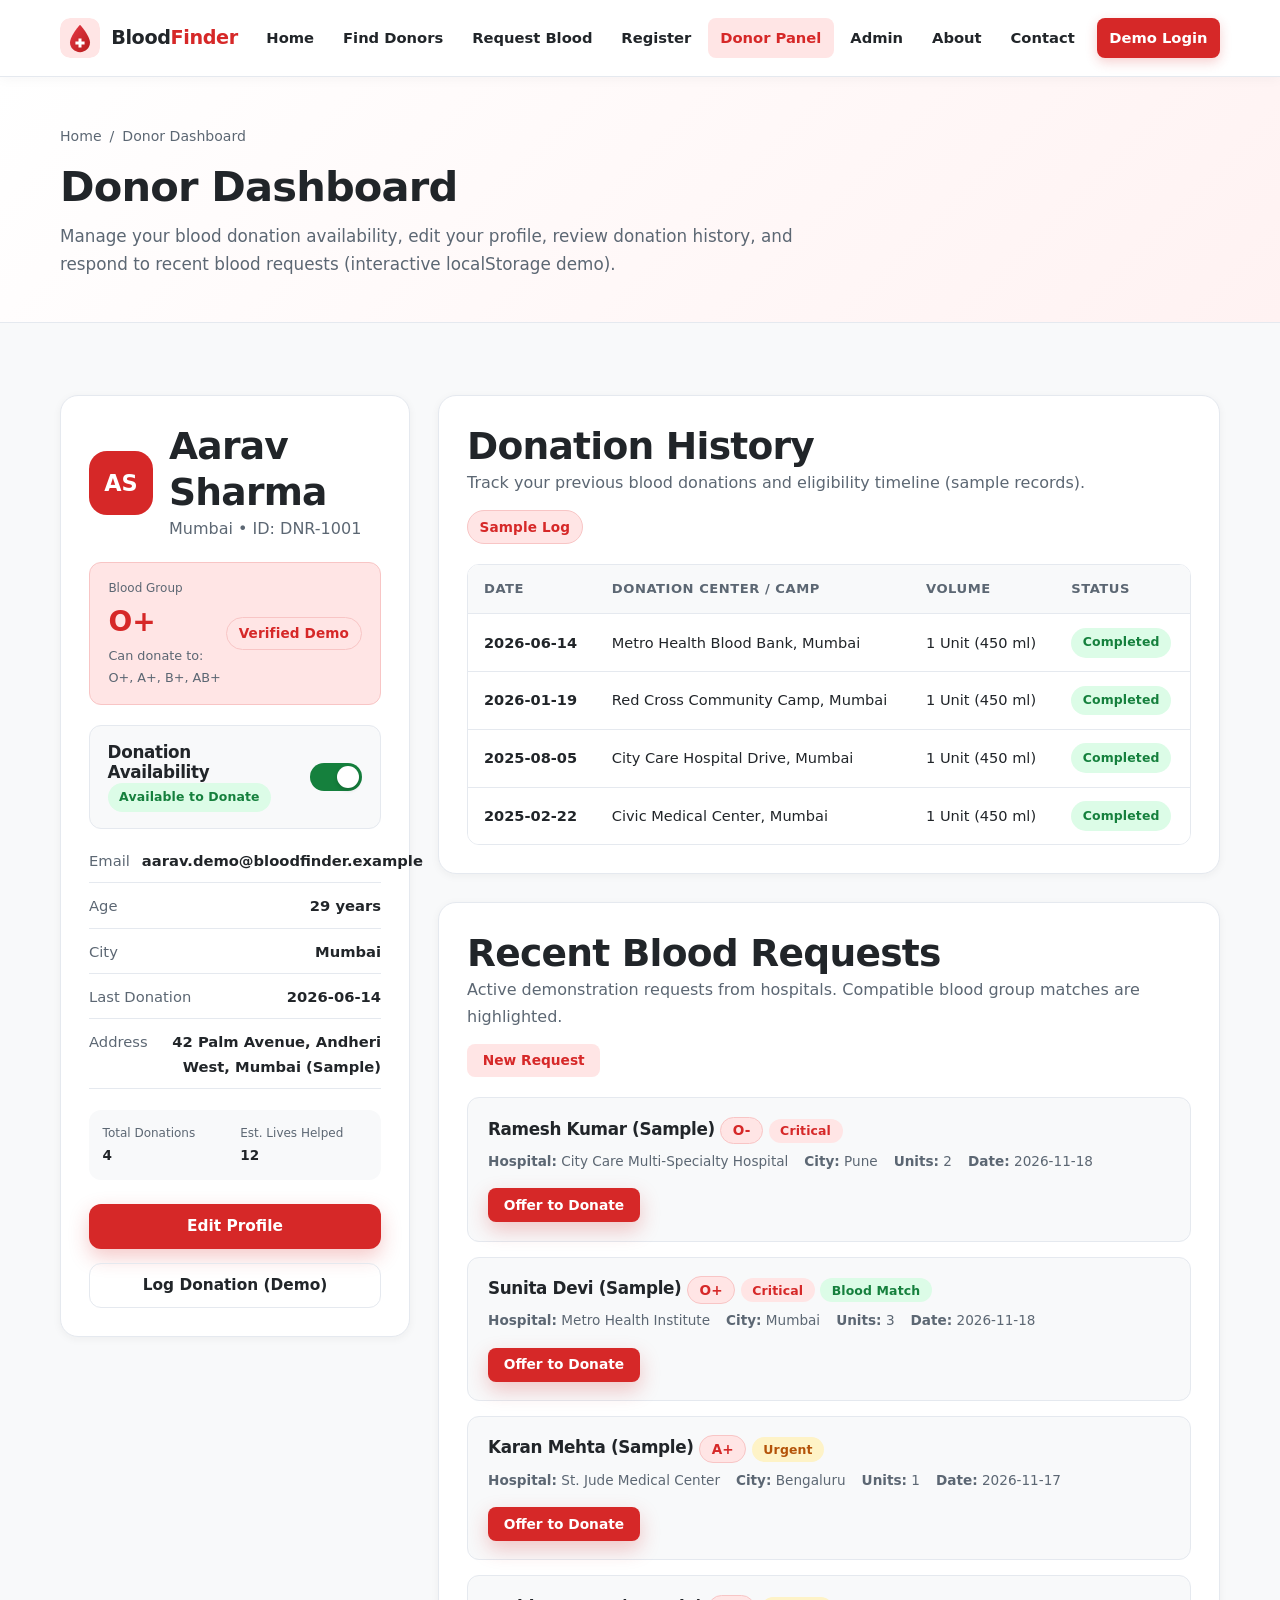
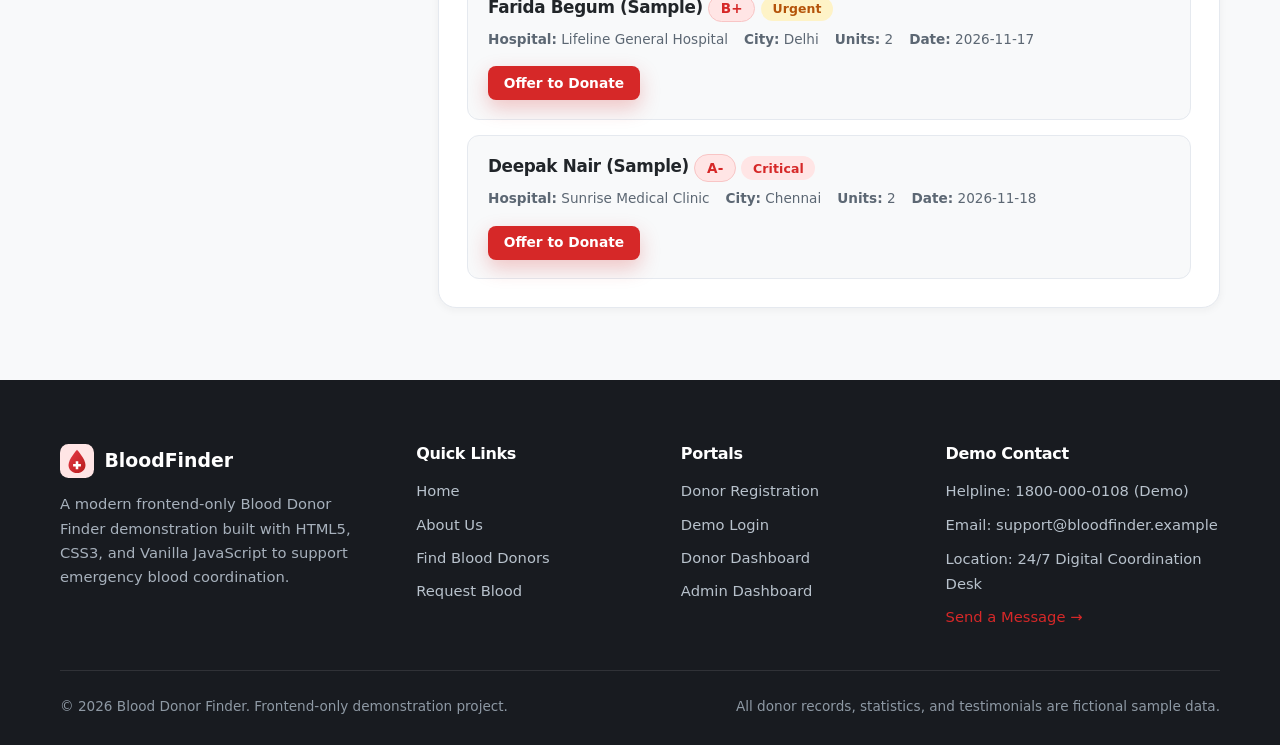
<file: donor-dashboard.html>
<!DOCTYPE html>
<html lang="en">
<head>
  <meta charset="UTF-8" />
  <meta name="viewport" content="width=device-width, initial-scale=1.0" />
  <meta name="description" content="Interactive Donor Dashboard for managing blood donation availability, profile details, history, and blood requests." />
  <title>Donor Dashboard — Blood Donor Finder</title>
  <link rel="stylesheet" href="css/style.css" />
</head>
<body>
  <header class="site-header">
    <div class="container navbar">
      <a href="index.html" class="brand" aria-label="Blood Donor Finder Home">
        <img src="assets/images/logo.svg" alt="" class="brand-logo" width="40" height="40" />
        <span>Blood<span class="brand-accent">Finder</span></span>
      </a>

      <button type="button" class="nav-toggle" id="navToggle" aria-label="Toggle navigation menu" aria-expanded="false" aria-controls="navMenu">
        <span class="nav-toggle-bar"></span>
        <span class="nav-toggle-bar"></span>
        <span class="nav-toggle-bar"></span>
      </button>

      <nav aria-label="Main Navigation">
        <ul class="nav-menu" id="navMenu">
          <li><a href="index.html" class="nav-link">Home</a></li>
          <li><a href="find-donors.html" class="nav-link">Find Donors</a></li>
          <li><a href="request-blood.html" class="nav-link">Request Blood</a></li>
          <li><a href="register.html" class="nav-link">Register</a></li>
          <li><a href="donor-dashboard.html" class="nav-link active">Donor Panel</a></li>
          <li><a href="admin-dashboard.html" class="nav-link">Admin</a></li>
          <li><a href="about.html" class="nav-link">About</a></li>
          <li><a href="contact.html" class="nav-link">Contact</a></li>
          <li><a href="login.html" class="nav-link nav-link-cta">Demo Login</a></li>
        </ul>
      </nav>
    </div>
  </header>

  <main id="donorDashboardRoot">
    <section class="page-hero">
      <div class="container">
        <ul class="breadcrumb" aria-label="Breadcrumb">
          <li><a href="index.html">Home</a></li>
          <li aria-hidden="true">/</li>
          <li aria-current="page">Donor Dashboard</li>
        </ul>
        <div class="page-hero-content">
          <h1>Donor Dashboard</h1>
          <p>Manage your blood donation availability, edit your profile, review donation history, and respond to recent blood requests (interactive localStorage demo).</p>
        </div>
      </div>
    </section>

    <section class="section">
      <div class="container dashboard-grid">
        <!-- Left Column: Donor Profile Card -->
        <aside class="card">
          <div class="profile-header">
            <div class="profile-avatar" id="donorAvatar" aria-hidden="true">AS</div>
            <div>
              <h2 id="donorName">Aarav Sharma</h2>
              <p id="donorCityMeta">Mumbai • ID: DNR-1001</p>
            </div>
          </div>

          <div class="profile-blood-banner">
            <div>
              <span class="donor-meta-label">Blood Group</span>
              <div class="profile-blood-type" id="donorBloodGroup">O+</div>
              <p class="field-hint" id="donorCompatibility">Can donate to: O+, A+, B+, AB+</p>
            </div>
            <span class="badge badge-blood">Verified Demo</span>
          </div>

          <!-- Availability Toggle -->
          <div class="availability-box">
            <div>
              <h4>Donation Availability</h4>
              <span class="badge badge-available" id="availabilityBadge">Available to Donate</span>
            </div>
            <label class="switch" aria-label="Toggle blood donation availability">
              <input type="checkbox" id="availabilityToggle" checked />
              <span class="switch-slider"></span>
            </label>
          </div>

          <!-- Profile Info List -->
          <ul class="profile-details">
            <li><span>Email</span><span id="profileEmail">aarav.demo@bloodfinder.example</span></li>
            <li><span>Age</span><span id="profileAge">29 years</span></li>
            <li><span>City</span><span id="profileCity">Mumbai</span></li>
            <li><span>Last Donation</span><span id="profileLastDonation">2026-06-14</span></li>
            <li><span>Address</span><span id="profileAddress">Mumbai (Sample)</span></li>
          </ul>

          <div class="donor-meta">
            <div>
              <span class="donor-meta-label">Total Donations</span>
              <span class="donor-meta-value" id="donorTotalDonations">4</span>
            </div>
            <div>
              <span class="donor-meta-label">Est. Lives Helped</span>
              <span class="donor-meta-value" id="donorLivesImpacted">12</span>
            </div>
          </div>

          <div class="form-actions">
            <button type="button" id="openEditProfileBtn" class="btn btn-primary btn-block">Edit Profile</button>
            <button type="button" id="openLogDonationBtn" class="btn btn-outline btn-block">Log Donation (Demo)</button>
          </div>
        </aside>

        <!-- Right Column: Donation History & Recent Blood Requests -->
        <div class="dashboard-stack">
          <!-- Donation History Panel -->
          <section class="card" aria-labelledby="historyHeading">
            <div class="panel-header">
              <div>
                <h2 id="historyHeading">Donation History</h2>
                <p>Track your previous blood donations and eligibility timeline (sample records).</p>
              </div>
              <span class="badge badge-blood">Sample Log</span>
            </div>

            <div class="table-wrap">
              <table class="data-table">
                <thead>
                  <tr>
                    <th>Date</th>
                    <th>Donation Center / Camp</th>
                    <th>Volume</th>
                    <th>Status</th>
                  </tr>
                </thead>
                <tbody id="donationHistoryBody"></tbody>
              </table>
            </div>
          </section>

          <!-- Recent Blood Requests Panel -->
          <section class="card" aria-labelledby="recentReqHeading">
            <div class="panel-header">
              <div>
                <h2 id="recentReqHeading">Recent Blood Requests</h2>
                <p>Active demonstration requests from hospitals. Compatible blood group matches are highlighted.</p>
              </div>
              <a href="request-blood.html" class="btn btn-soft btn-sm">New Request</a>
            </div>

            <div class="request-list" id="donorRecentRequests"></div>
          </section>
        </div>
      </div>
    </section>
  </main>

  <!-- Edit Profile Modal -->
  <div class="modal-backdrop" id="editProfileModal" aria-hidden="true" role="dialog" aria-modal="true" aria-labelledby="editProfileTitle">
    <div class="modal-dialog">
      <div class="modal-header">
        <h3 id="editProfileTitle">Edit Donor Profile</h3>
        <button type="button" class="modal-close" data-close-modal="editProfileModal" aria-label="Close modal">&times;</button>
      </div>

      <div id="editProfileError" class="alert alert-error hidden" role="alert"></div>

      <form id="editProfileForm" novalidate>
        <div class="form-grid">
          <div class="form-group full-width">
            <label for="editName" class="form-label">Full Name <span class="required-star">*</span></label>
            <input type="text" id="editName" class="form-control" required />
          </div>

          <div class="form-group">
            <label for="editBloodGroup" class="form-label">Blood Group <span class="required-star">*</span></label>
            <select id="editBloodGroup" class="form-control" required>
              <option value="A+">A+</option>
              <option value="A-">A-</option>
              <option value="B+">B+</option>
              <option value="B-">B-</option>
              <option value="AB+">AB+</option>
              <option value="AB-">AB-</option>
              <option value="O+">O+</option>
              <option value="O-">O-</option>
            </select>
          </div>

          <div class="form-group">
            <label for="editAge" class="form-label">Age (18–65) <span class="required-star">*</span></label>
            <input type="number" id="editAge" class="form-control" min="18" max="65" required />
          </div>

          <div class="form-group">
            <label for="editCity" class="form-label">City <span class="required-star">*</span></label>
            <input type="text" id="editCity" class="form-control" required />
          </div>

          <div class="form-group">
            <label for="editLastDonation" class="form-label">Last Donation Date</label>
            <input type="date" id="editLastDonation" class="form-control" />
          </div>

          <div class="form-group full-width">
            <label for="editAddress" class="form-label">Address <span class="required-star">*</span></label>
            <input type="text" id="editAddress" class="form-control" required />
          </div>
        </div>

        <div class="form-actions">
          <button type="submit" class="btn btn-primary">Save Changes</button>
          <button type="button" class="btn btn-outline" data-close-modal="editProfileModal">Cancel</button>
        </div>
      </form>
    </div>
  </div>

  <!-- Log Donation Modal -->
  <div class="modal-backdrop" id="logDonationModal" aria-hidden="true" role="dialog" aria-modal="true" aria-labelledby="logDonationTitle">
    <div class="modal-dialog">
      <div class="modal-header">
        <h3 id="logDonationTitle">Log a New Donation (Demo)</h3>
        <button type="button" class="modal-close" data-close-modal="logDonationModal" aria-label="Close modal">&times;</button>
      </div>

      <div id="logDonationError" class="alert alert-error hidden" role="alert"></div>

      <form id="logDonationForm" novalidate>
        <div class="form-grid">
          <div class="form-group full-width">
            <label for="logDonationDate" class="form-label">Donation Date <span class="required-star">*</span></label>
            <input type="date" id="logDonationDate" class="form-control" required />
          </div>
          <div class="form-group full-width">
            <label for="logDonationCenter" class="form-label">Blood Bank / Camp Name <span class="required-star">*</span></label>
            <input type="text" id="logDonationCenter" class="form-control" placeholder="e.g., City Hospital Blood Bank" required />
          </div>
          <div class="form-group full-width">
            <label for="logDonationUnits" class="form-label">Donation Type</label>
            <select id="logDonationUnits" class="form-control">
              <option value="1 Unit (450 ml)">1 Unit Whole Blood (450 ml)</option>
              <option value="1 Unit (Platelets)">1 Unit Platelets</option>
              <option value="1 Unit (Plasma)">1 Unit Plasma</option>
            </select>
          </div>
        </div>
        <div class="form-actions">
          <button type="submit" class="btn btn-primary">Add to History</button>
          <button type="button" class="btn btn-outline" data-close-modal="logDonationModal">Cancel</button>
        </div>
      </form>
    </div>
  </div>

  <footer class="site-footer">
    <div class="container">
      <div class="footer-grid">
        <div>
          <a href="index.html" class="footer-brand">
            <img src="assets/images/logo.svg" alt="" width="34" height="34" />
            <span>BloodFinder</span>
          </a>
          <p class="footer-desc">
            A modern frontend-only Blood Donor Finder demonstration built with HTML5, CSS3, and Vanilla JavaScript to support emergency blood coordination.
          </p>
        </div>

        <div>
          <h3 class="footer-heading">Quick Links</h3>
          <ul class="footer-links">
            <li><a href="index.html">Home</a></li>
            <li><a href="about.html">About Us</a></li>
            <li><a href="find-donors.html">Find Blood Donors</a></li>
            <li><a href="request-blood.html">Request Blood</a></li>
          </ul>
        </div>

        <div>
          <h3 class="footer-heading">Portals</h3>
          <ul class="footer-links">
            <li><a href="register.html">Donor Registration</a></li>
            <li><a href="login.html">Demo Login</a></li>
            <li><a href="donor-dashboard.html">Donor Dashboard</a></li>
            <li><a href="admin-dashboard.html">Admin Dashboard</a></li>
          </ul>
        </div>

        <div>
          <h3 class="footer-heading">Demo Contact</h3>
          <ul class="footer-contact-list">
            <li>Helpline: 1800-000-0108 (Demo)</li>
            <li>Email: support@bloodfinder.example</li>
            <li>Location: 24/7 Digital Coordination Desk</li>
            <li><a href="contact.html">Send a Message &rarr;</a></li>
          </ul>
        </div>
      </div>

      <div class="footer-bottom">
        <span>&copy; 2026 Blood Donor Finder. Frontend-only demonstration project.</span>
        <span>All donor records, statistics, and testimonials are fictional sample data.</span>
      </div>
    </div>
  </footer>

  <script src="js/donors.js"></script>
  <script src="js/script.js"></script>
  <script src="js/dashboard.js"></script>
</body>
</html>
</file>
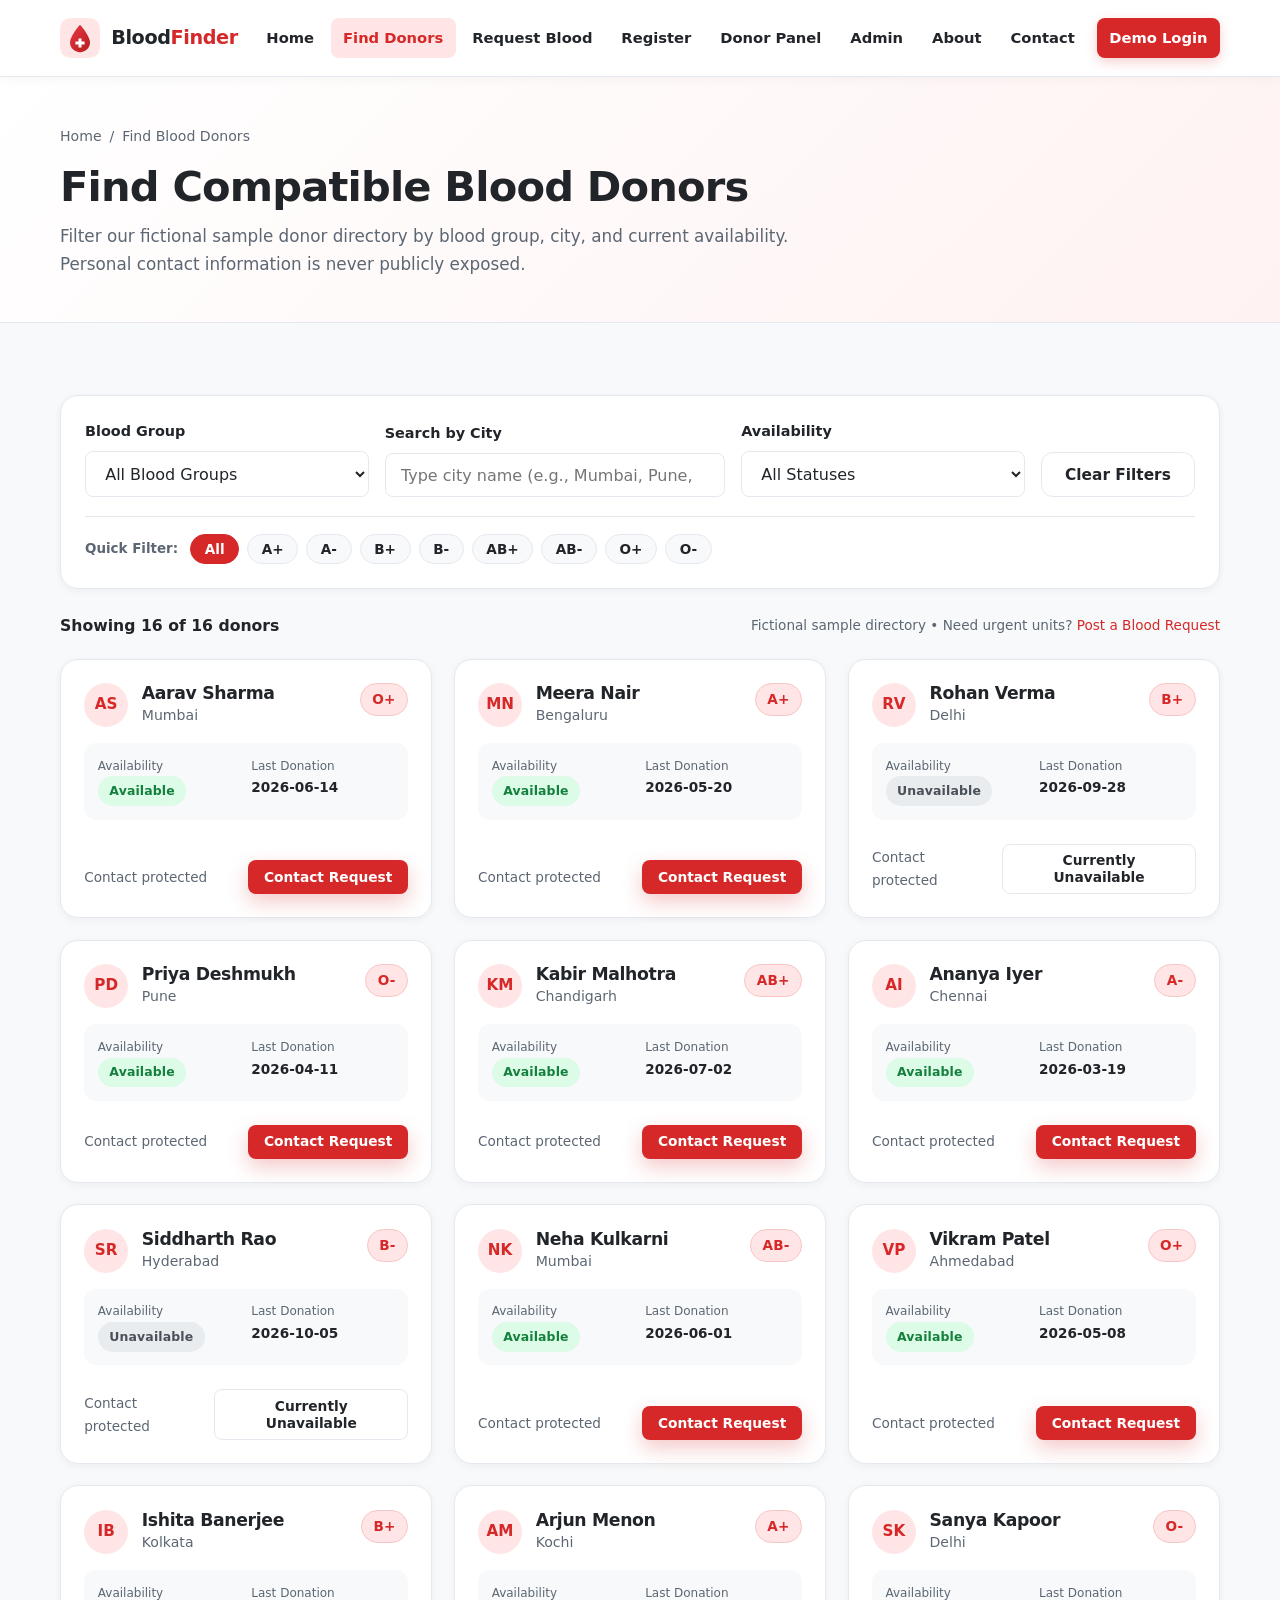
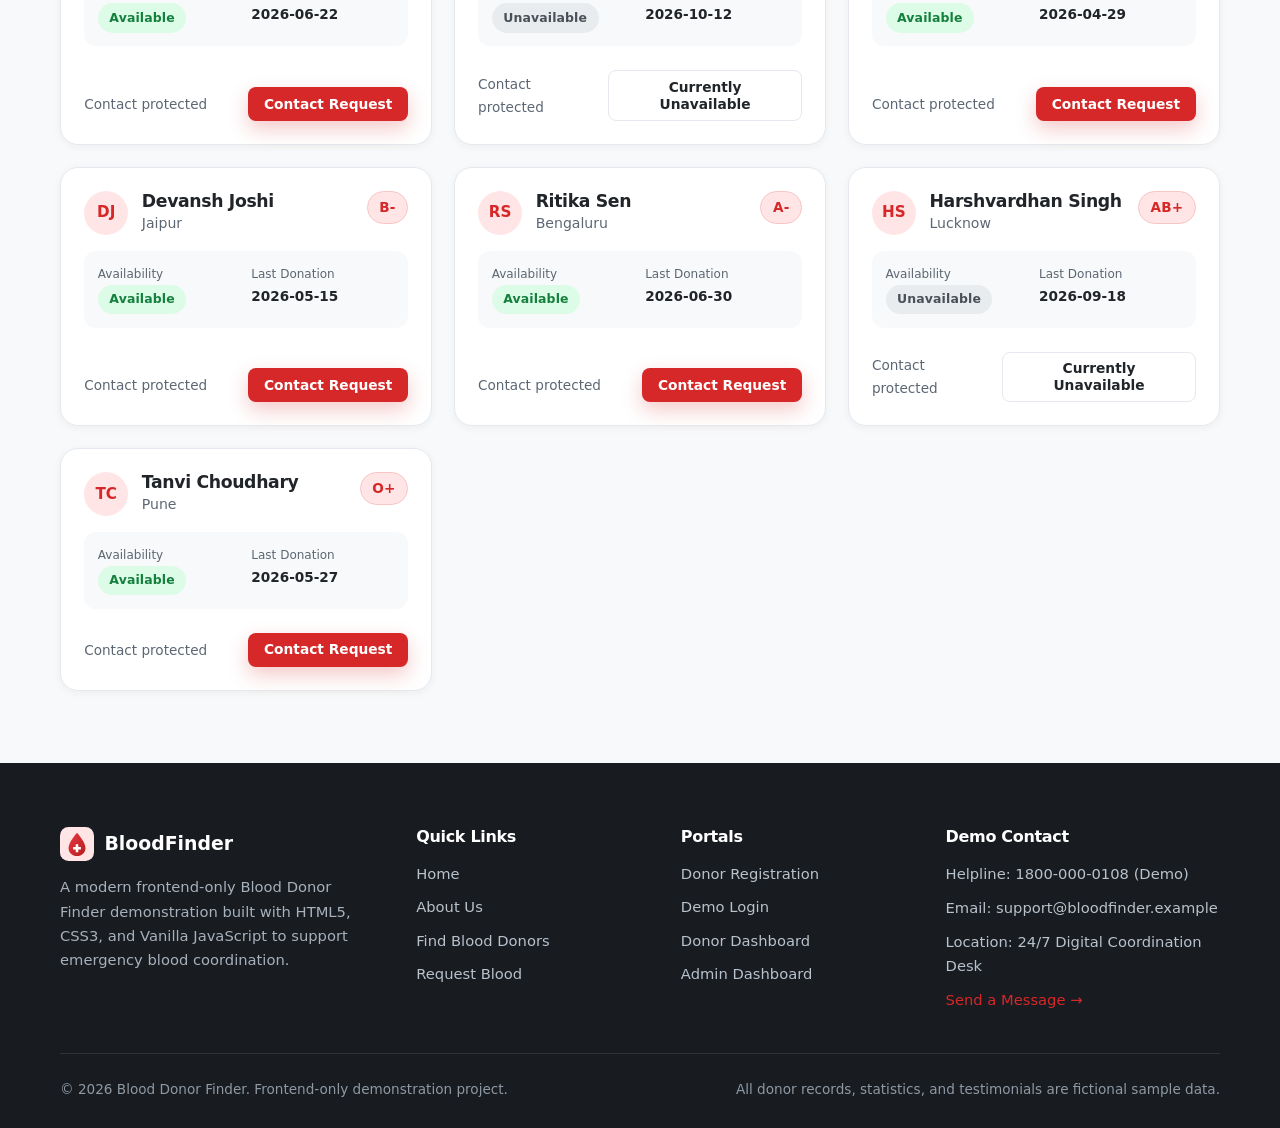
<file: find-donors.html>
<!DOCTYPE html>
<html lang="en">
<head>
  <meta charset="UTF-8" />
  <meta name="viewport" content="width=device-width, initial-scale=1.0" />
  <meta name="description" content="Search and filter fictional voluntary blood donors by blood group, city, and availability." />
  <title>Find Blood Donors — Blood Donor Finder</title>
  <link rel="stylesheet" href="css/style.css" />
</head>
<body>
  <header class="site-header">
    <div class="container navbar">
      <a href="index.html" class="brand" aria-label="Blood Donor Finder Home">
        <img src="assets/images/logo.svg" alt="" class="brand-logo" width="40" height="40" />
        <span>Blood<span class="brand-accent">Finder</span></span>
      </a>

      <button type="button" class="nav-toggle" id="navToggle" aria-label="Toggle navigation menu" aria-expanded="false" aria-controls="navMenu">
        <span class="nav-toggle-bar"></span>
        <span class="nav-toggle-bar"></span>
        <span class="nav-toggle-bar"></span>
      </button>

      <nav aria-label="Main Navigation">
        <ul class="nav-menu" id="navMenu">
          <li><a href="index.html" class="nav-link">Home</a></li>
          <li><a href="find-donors.html" class="nav-link active">Find Donors</a></li>
          <li><a href="request-blood.html" class="nav-link">Request Blood</a></li>
          <li><a href="register.html" class="nav-link">Register</a></li>
          <li><a href="donor-dashboard.html" class="nav-link">Donor Panel</a></li>
          <li><a href="admin-dashboard.html" class="nav-link">Admin</a></li>
          <li><a href="about.html" class="nav-link">About</a></li>
          <li><a href="contact.html" class="nav-link">Contact</a></li>
          <li><a href="login.html" class="nav-link nav-link-cta">Demo Login</a></li>
        </ul>
      </nav>
    </div>
  </header>

  <main>
    <section class="page-hero">
      <div class="container">
        <ul class="breadcrumb" aria-label="Breadcrumb">
          <li><a href="index.html">Home</a></li>
          <li aria-hidden="true">/</li>
          <li aria-current="page">Find Blood Donors</li>
        </ul>
        <div class="page-hero-content">
          <h1>Find Compatible Blood Donors</h1>
          <p>Filter our fictional sample donor directory by blood group, city, and current availability. Personal contact information is never publicly exposed.</p>
        </div>
      </div>
    </section>

    <section class="section">
      <div class="container">
        <!-- Filter Controls -->
        <div class="filter-panel" role="search" aria-label="Filter Blood Donors">
          <div class="filter-grid">
            <div class="form-group">
              <label for="filterBloodGroup" class="form-label">Blood Group</label>
              <select id="filterBloodGroup" class="form-control">
                <option value="all">All Blood Groups</option>
                <option value="A+">A+</option>
                <option value="A-">A-</option>
                <option value="B+">B+</option>
                <option value="B-">B-</option>
                <option value="AB+">AB+</option>
                <option value="AB-">AB-</option>
                <option value="O+">O+</option>
                <option value="O-">O-</option>
              </select>
            </div>

            <div class="form-group">
              <label for="filterCity" class="form-label">Search by City</label>
              <input type="search" id="filterCity" class="form-control" placeholder="Type city name (e.g., Mumbai, Pune, Delhi)" />
            </div>

            <div class="form-group">
              <label for="filterAvailability" class="form-label">Availability</label>
              <select id="filterAvailability" class="form-control">
                <option value="all">All Statuses</option>
                <option value="available">Available Only</option>
                <option value="unavailable">Unavailable</option>
              </select>
            </div>

            <div class="form-group">
              <button type="button" id="clearFiltersBtn" class="btn btn-outline">Clear Filters</button>
            </div>
          </div>

          <div class="chip-row" aria-label="Quick blood group filters">
            <span class="chip-label">Quick Filter:</span>
            <button type="button" class="filter-chip active" data-blood-chip="all">All</button>
            <button type="button" class="filter-chip" data-blood-chip="A+">A+</button>
            <button type="button" class="filter-chip" data-blood-chip="A-">A-</button>
            <button type="button" class="filter-chip" data-blood-chip="B+">B+</button>
            <button type="button" class="filter-chip" data-blood-chip="B-">B-</button>
            <button type="button" class="filter-chip" data-blood-chip="AB+">AB+</button>
            <button type="button" class="filter-chip" data-blood-chip="AB-">AB-</button>
            <button type="button" class="filter-chip" data-blood-chip="O+">O+</button>
            <button type="button" class="filter-chip" data-blood-chip="O-">O-</button>
          </div>
        </div>

        <!-- Results Header -->
        <div class="results-bar">
          <p class="results-count" id="resultsCount" aria-live="polite">Loading donors...</p>
          <p class="privacy-note">Fictional sample directory • Need urgent units? <a href="request-blood.html">Post a Blood Request</a></p>
        </div>

        <!-- Donor Cards Container -->
        <div class="donor-grid" id="donorResultsGrid"></div>
      </div>
    </section>
  </main>

  <!-- Privacy-Protected Contact Request Modal -->
  <div class="modal-backdrop" id="contactRequestModal" aria-hidden="true" role="dialog" aria-modal="true" aria-labelledby="contactModalTitle">
    <div class="modal-dialog">
      <div class="modal-header">
        <h3 id="contactModalTitle">Send Contact Request (Demo)</h3>
        <button type="button" class="modal-close" data-close-modal="contactRequestModal" aria-label="Close modal">&times;</button>
      </div>
      <p id="modalDonorInfo"></p>

      <div id="contactModalError" class="alert alert-error hidden" role="alert"></div>

      <form id="contactRequestForm" novalidate>
        <input type="hidden" id="modalDonorId" name="donor_id" />
        <div class="form-grid">
          <div class="form-group full-width">
            <label for="crRequesterName" class="form-label">Your Name <span class="required-star">*</span></label>
            <input type="text" id="crRequesterName" name="requester_name" class="form-control" placeholder="Enter your name" required />
          </div>
          <div class="form-group full-width">
            <label for="crHospital" class="form-label">Hospital / Medical Center <span class="required-star">*</span></label>
            <input type="text" id="crHospital" name="hospital" class="form-control" placeholder="e.g., City Care Hospital" required />
          </div>
          <div class="form-group full-width">
            <label for="crNote" class="form-label">Brief Note (Optional)</label>
            <textarea id="crNote" name="note" class="form-control" placeholder="Mention required units or preferred time window"></textarea>
          </div>
        </div>
        <div class="form-actions">
          <button type="submit" class="btn btn-primary">Submit Demo Request</button>
          <button type="button" class="btn btn-outline" data-close-modal="contactRequestModal">Cancel</button>
        </div>
      </form>
    </div>
  </div>

  <footer class="site-footer">
    <div class="container">
      <div class="footer-grid">
        <div>
          <a href="index.html" class="footer-brand">
            <img src="assets/images/logo.svg" alt="" width="34" height="34" />
            <span>BloodFinder</span>
          </a>
          <p class="footer-desc">
            A modern frontend-only Blood Donor Finder demonstration built with HTML5, CSS3, and Vanilla JavaScript to support emergency blood coordination.
          </p>
        </div>

        <div>
          <h3 class="footer-heading">Quick Links</h3>
          <ul class="footer-links">
            <li><a href="index.html">Home</a></li>
            <li><a href="about.html">About Us</a></li>
            <li><a href="find-donors.html">Find Blood Donors</a></li>
            <li><a href="request-blood.html">Request Blood</a></li>
          </ul>
        </div>

        <div>
          <h3 class="footer-heading">Portals</h3>
          <ul class="footer-links">
            <li><a href="register.html">Donor Registration</a></li>
            <li><a href="login.html">Demo Login</a></li>
            <li><a href="donor-dashboard.html">Donor Dashboard</a></li>
            <li><a href="admin-dashboard.html">Admin Dashboard</a></li>
          </ul>
        </div>

        <div>
          <h3 class="footer-heading">Demo Contact</h3>
          <ul class="footer-contact-list">
            <li>Helpline: 1800-000-0108 (Demo)</li>
            <li>Email: support@bloodfinder.example</li>
            <li>Location: 24/7 Digital Coordination Desk</li>
            <li><a href="contact.html">Send a Message &rarr;</a></li>
          </ul>
        </div>
      </div>

      <div class="footer-bottom">
        <span>&copy; 2026 Blood Donor Finder. Frontend-only demonstration project.</span>
        <span>All donor records, statistics, and testimonials are fictional sample data.</span>
      </div>
    </div>
  </footer>

  <script src="js/donors.js"></script>
  <script src="js/script.js"></script>
</body>
</html>
</file>
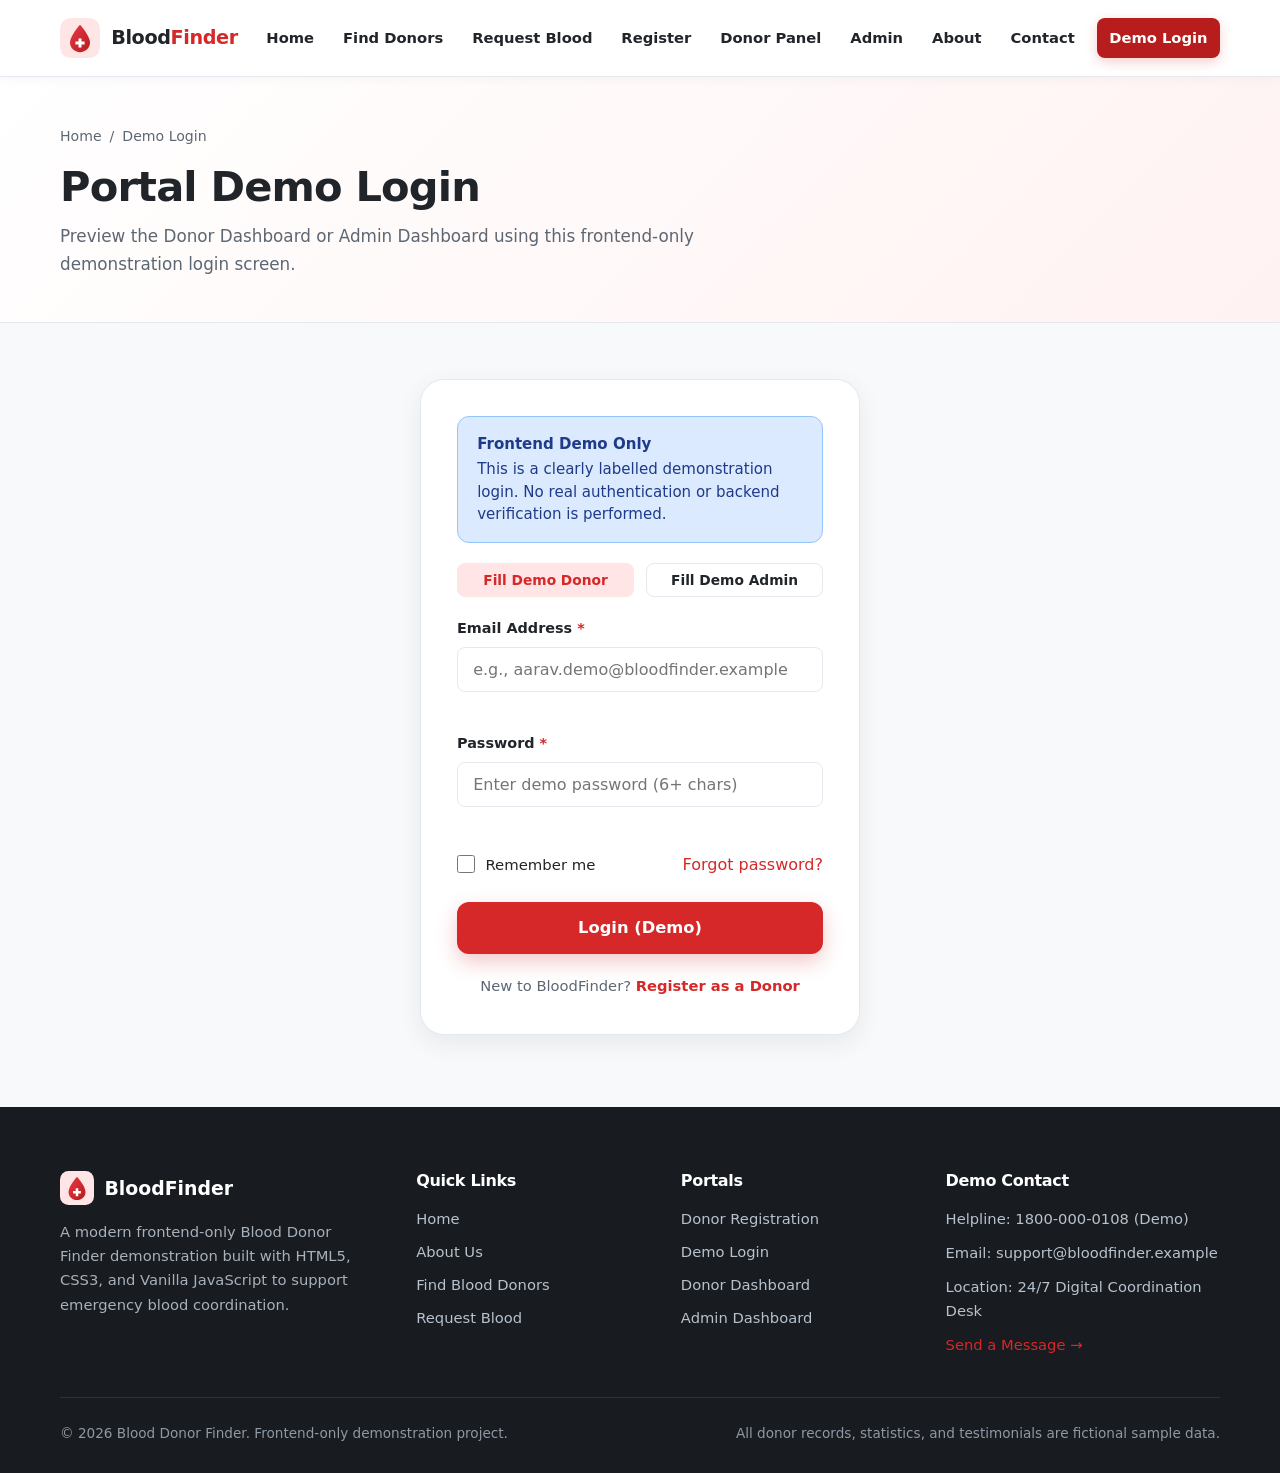
<file: login.html>
<!DOCTYPE html>
<html lang="en">
<head>
  <meta charset="UTF-8" />
  <meta name="viewport" content="width=device-width, initial-scale=1.0" />
  <meta name="description" content="Demo Login portal for Blood Donor Finder frontend demonstration." />
  <title>Demo Login — Blood Donor Finder</title>
  <link rel="stylesheet" href="css/style.css" />
</head>
<body>
  <header class="site-header">
    <div class="container navbar">
      <a href="index.html" class="brand" aria-label="Blood Donor Finder Home">
        <img src="assets/images/logo.svg" alt="" class="brand-logo" width="40" height="40" />
        <span>Blood<span class="brand-accent">Finder</span></span>
      </a>

      <button type="button" class="nav-toggle" id="navToggle" aria-label="Toggle navigation menu" aria-expanded="false" aria-controls="navMenu">
        <span class="nav-toggle-bar"></span>
        <span class="nav-toggle-bar"></span>
        <span class="nav-toggle-bar"></span>
      </button>

      <nav aria-label="Main Navigation">
        <ul class="nav-menu" id="navMenu">
          <li><a href="index.html" class="nav-link">Home</a></li>
          <li><a href="find-donors.html" class="nav-link">Find Donors</a></li>
          <li><a href="request-blood.html" class="nav-link">Request Blood</a></li>
          <li><a href="register.html" class="nav-link">Register</a></li>
          <li><a href="donor-dashboard.html" class="nav-link">Donor Panel</a></li>
          <li><a href="admin-dashboard.html" class="nav-link">Admin</a></li>
          <li><a href="about.html" class="nav-link">About</a></li>
          <li><a href="contact.html" class="nav-link">Contact</a></li>
          <li><a href="login.html" class="nav-link nav-link-cta active">Demo Login</a></li>
        </ul>
      </nav>
    </div>
  </header>

  <main>
    <section class="page-hero">
      <div class="container">
        <ul class="breadcrumb" aria-label="Breadcrumb">
          <li><a href="index.html">Home</a></li>
          <li aria-hidden="true">/</li>
          <li aria-current="page">Demo Login</li>
        </ul>
        <div class="page-hero-content">
          <h1>Portal Demo Login</h1>
          <p>Preview the Donor Dashboard or Admin Dashboard using this frontend-only demonstration login screen.</p>
        </div>
      </div>
    </section>

    <section class="auth-section">
      <div class="container auth-wrapper">
        <div class="form-card">
          <div class="alert alert-info" role="note">
            <strong>Frontend Demo Only</strong>
            <span>This is a clearly labelled demonstration login. No real authentication or backend verification is performed.</span>
          </div>

          <div class="demo-fill-group">
            <button type="button" id="fillDemoDonor" class="btn btn-soft btn-sm">Fill Demo Donor</button>
            <button type="button" id="fillDemoAdmin" class="btn btn-outline btn-sm">Fill Demo Admin</button>
          </div>

          <div id="loginAlert" class="hidden" role="status" aria-live="polite"></div>

          <form id="demoLoginForm" method="post" action="#" data-future-endpoint="api/login.php" novalidate>
            <div class="form-grid">
              <div class="form-group full-width">
                <label for="loginEmail" class="form-label">Email Address <span class="required-star">*</span></label>
                <input type="email" id="loginEmail" name="email" class="form-control" placeholder="e.g., aarav.demo@bloodfinder.example" autocomplete="email" required />
                <span class="field-error" id="loginEmailError"></span>
              </div>

              <div class="form-group full-width">
                <label for="loginPassword" class="form-label">Password <span class="required-star">*</span></label>
                <input type="password" id="loginPassword" name="password" class="form-control" placeholder="Enter demo password (6+ chars)" autocomplete="current-password" required />
                <span class="field-error" id="loginPasswordError"></span>
              </div>

              <div class="form-group full-width">
                <div class="auth-row">
                  <label class="checkbox-label">
                    <input type="checkbox" id="loginRemember" name="remember_me" />
                    <span>Remember me</span>
                  </label>
                  <a href="#forgot-password" id="forgotPasswordLink">Forgot password?</a>
                </div>
              </div>
            </div>

            <div class="form-actions">
              <button type="submit" class="btn btn-primary btn-lg btn-block">Login (Demo)</button>
            </div>
          </form>

          <p class="auth-footer-note">
            New to BloodFinder? <a href="register.html"><strong>Register as a Donor</strong></a>
          </p>
        </div>
      </div>
    </section>
  </main>

  <!-- Forgot Password Demo Modal -->
  <div class="modal-backdrop" id="forgotPasswordModal" aria-hidden="true" role="dialog" aria-modal="true" aria-labelledby="forgotModalTitle">
    <div class="modal-dialog">
      <div class="modal-header">
        <h3 id="forgotModalTitle">Reset Password (Demo)</h3>
        <button type="button" class="modal-close" data-close-modal="forgotPasswordModal" aria-label="Close modal">&times;</button>
      </div>
      <p>Enter your demo email address below to simulate a password reset confirmation. No real email is sent.</p>
      <form id="forgotPasswordForm" novalidate>
        <div class="form-group">
          <label for="resetEmail" class="form-label">Email Address <span class="required-star">*</span></label>
          <input type="email" id="resetEmail" name="reset_email" class="form-control" placeholder="name@example.com" required />
          <span class="field-error" id="resetEmailError"></span>
        </div>
        <div class="form-actions">
          <button type="submit" class="btn btn-primary">Send Demo Reset Link</button>
          <button type="button" class="btn btn-outline" data-close-modal="forgotPasswordModal">Cancel</button>
        </div>
      </form>
    </div>
  </div>

  <footer class="site-footer">
    <div class="container">
      <div class="footer-grid">
        <div>
          <a href="index.html" class="footer-brand">
            <img src="assets/images/logo.svg" alt="" width="34" height="34" />
            <span>BloodFinder</span>
          </a>
          <p class="footer-desc">
            A modern frontend-only Blood Donor Finder demonstration built with HTML5, CSS3, and Vanilla JavaScript to support emergency blood coordination.
          </p>
        </div>

        <div>
          <h3 class="footer-heading">Quick Links</h3>
          <ul class="footer-links">
            <li><a href="index.html">Home</a></li>
            <li><a href="about.html">About Us</a></li>
            <li><a href="find-donors.html">Find Blood Donors</a></li>
            <li><a href="request-blood.html">Request Blood</a></li>
          </ul>
        </div>

        <div>
          <h3 class="footer-heading">Portals</h3>
          <ul class="footer-links">
            <li><a href="register.html">Donor Registration</a></li>
            <li><a href="login.html">Demo Login</a></li>
            <li><a href="donor-dashboard.html">Donor Dashboard</a></li>
            <li><a href="admin-dashboard.html">Admin Dashboard</a></li>
          </ul>
        </div>

        <div>
          <h3 class="footer-heading">Demo Contact</h3>
          <ul class="footer-contact-list">
            <li>Helpline: 1800-000-0108 (Demo)</li>
            <li>Email: support@bloodfinder.example</li>
            <li>Location: 24/7 Digital Coordination Desk</li>
            <li><a href="contact.html">Send a Message &rarr;</a></li>
          </ul>
        </div>
      </div>

      <div class="footer-bottom">
        <span>&copy; 2026 Blood Donor Finder. Frontend-only demonstration project.</span>
        <span>All donor records, statistics, and testimonials are fictional sample data.</span>
      </div>
    </div>
  </footer>

  <script src="js/donors.js"></script>
  <script src="js/script.js"></script>
</body>
</html>
</file>
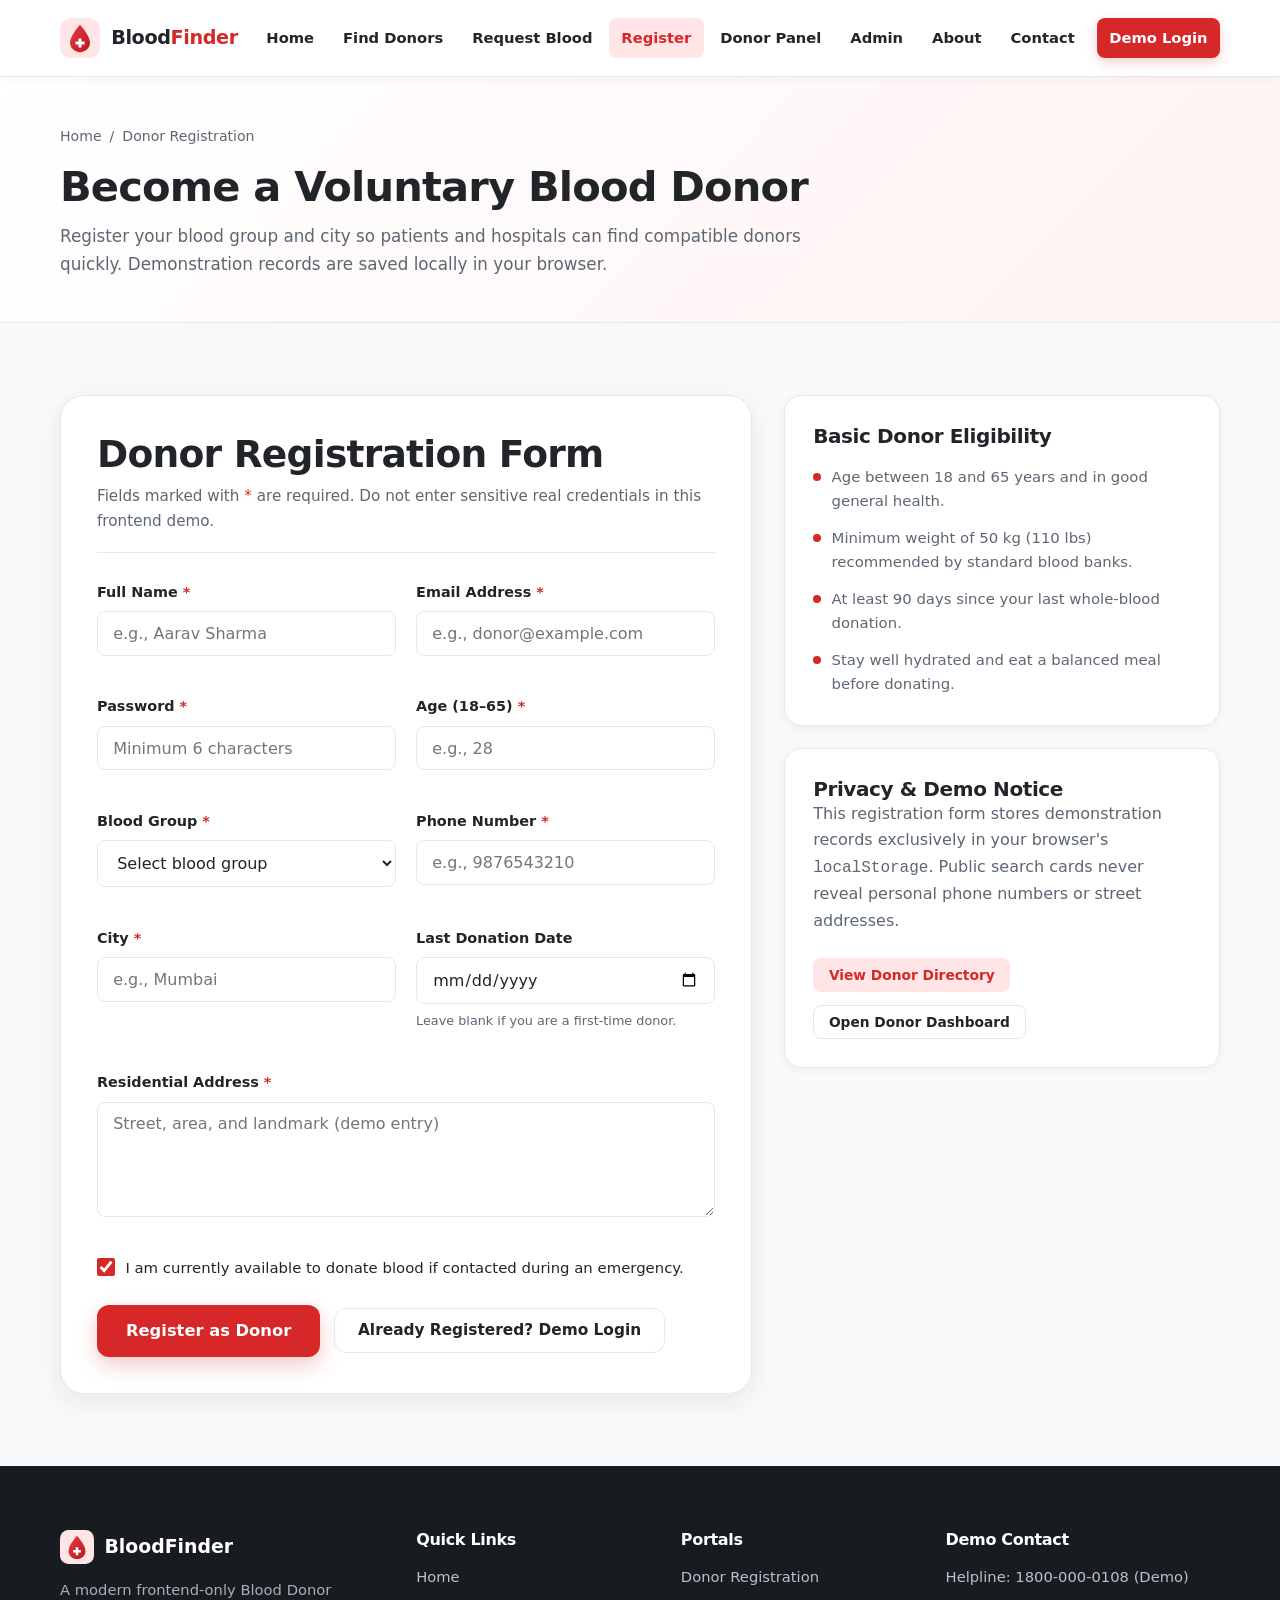
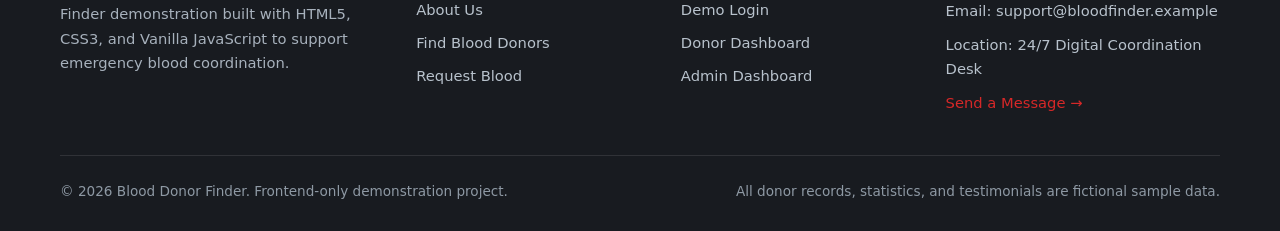
<file: register.html>
<!DOCTYPE html>
<html lang="en">
<head>
  <meta charset="UTF-8" />
  <meta name="viewport" content="width=device-width, initial-scale=1.0" />
  <meta name="description" content="Register as a voluntary blood donor in the Blood Donor Finder demonstration platform." />
  <title>Donor Registration — Blood Donor Finder</title>
  <link rel="stylesheet" href="css/style.css" />
</head>
<body>
  <header class="site-header">
    <div class="container navbar">
      <a href="index.html" class="brand" aria-label="Blood Donor Finder Home">
        <img src="assets/images/logo.svg" alt="" class="brand-logo" width="40" height="40" />
        <span>Blood<span class="brand-accent">Finder</span></span>
      </a>

      <button type="button" class="nav-toggle" id="navToggle" aria-label="Toggle navigation menu" aria-expanded="false" aria-controls="navMenu">
        <span class="nav-toggle-bar"></span>
        <span class="nav-toggle-bar"></span>
        <span class="nav-toggle-bar"></span>
      </button>

      <nav aria-label="Main Navigation">
        <ul class="nav-menu" id="navMenu">
          <li><a href="index.html" class="nav-link">Home</a></li>
          <li><a href="find-donors.html" class="nav-link">Find Donors</a></li>
          <li><a href="request-blood.html" class="nav-link">Request Blood</a></li>
          <li><a href="register.html" class="nav-link active">Register</a></li>
          <li><a href="donor-dashboard.html" class="nav-link">Donor Panel</a></li>
          <li><a href="admin-dashboard.html" class="nav-link">Admin</a></li>
          <li><a href="about.html" class="nav-link">About</a></li>
          <li><a href="contact.html" class="nav-link">Contact</a></li>
          <li><a href="login.html" class="nav-link nav-link-cta">Demo Login</a></li>
        </ul>
      </nav>
    </div>
  </header>

  <main>
    <section class="page-hero">
      <div class="container">
        <ul class="breadcrumb" aria-label="Breadcrumb">
          <li><a href="index.html">Home</a></li>
          <li aria-hidden="true">/</li>
          <li aria-current="page">Donor Registration</li>
        </ul>
        <div class="page-hero-content">
          <h1>Become a Voluntary Blood Donor</h1>
          <p>Register your blood group and city so patients and hospitals can find compatible donors quickly. Demonstration records are saved locally in your browser.</p>
        </div>
      </div>
    </section>

    <section class="section">
      <div class="container form-layout">
        <div class="form-card">
          <div class="form-card-header">
            <h2>Donor Registration Form</h2>
            <p>Fields marked with <span class="required-star">*</span> are required. Do not enter sensitive real credentials in this frontend demo.</p>
          </div>

          <div id="registerAlert" class="hidden" role="status" aria-live="polite"></div>

          <form id="donorRegistrationForm" method="post" action="#" data-future-endpoint="api/register_donor.php" novalidate>
            <div class="form-grid">
              <div class="form-group">
                <label for="regFullName" class="form-label">Full Name <span class="required-star">*</span></label>
                <input type="text" id="regFullName" name="full_name" class="form-control" placeholder="e.g., Aarav Sharma" autocomplete="name" required />
                <span class="field-error" id="regFullNameError"></span>
              </div>

              <div class="form-group">
                <label for="regEmail" class="form-label">Email Address <span class="required-star">*</span></label>
                <input type="email" id="regEmail" name="email" class="form-control" placeholder="e.g., donor@example.com" autocomplete="email" required />
                <span class="field-error" id="regEmailError"></span>
              </div>

              <div class="form-group">
                <label for="regPassword" class="form-label">Password <span class="required-star">*</span></label>
                <input type="password" id="regPassword" name="password" class="form-control" placeholder="Minimum 6 characters" autocomplete="new-password" required />
                <span class="field-error" id="regPasswordError"></span>
              </div>

              <div class="form-group">
                <label for="regAge" class="form-label">Age (18–65) <span class="required-star">*</span></label>
                <input type="number" id="regAge" name="age" class="form-control" placeholder="e.g., 28" min="18" max="65" required />
                <span class="field-error" id="regAgeError"></span>
              </div>

              <div class="form-group">
                <label for="regBloodGroup" class="form-label">Blood Group <span class="required-star">*</span></label>
                <select id="regBloodGroup" name="blood_group" class="form-control" required>
                  <option value="">Select blood group</option>
                  <option value="A+">A+</option>
                  <option value="A-">A-</option>
                  <option value="B+">B+</option>
                  <option value="B-">B-</option>
                  <option value="AB+">AB+</option>
                  <option value="AB-">AB-</option>
                  <option value="O+">O+</option>
                  <option value="O-">O-</option>
                </select>
                <span class="field-error" id="regBloodGroupError"></span>
              </div>

              <div class="form-group">
                <label for="regPhone" class="form-label">Phone Number <span class="required-star">*</span></label>
                <input type="tel" id="regPhone" name="phone" class="form-control" placeholder="e.g., 9876543210" autocomplete="tel" required />
                <span class="field-error" id="regPhoneError"></span>
              </div>

              <div class="form-group">
                <label for="regCity" class="form-label">City <span class="required-star">*</span></label>
                <input type="text" id="regCity" name="city" class="form-control" placeholder="e.g., Mumbai" required />
                <span class="field-error" id="regCityError"></span>
              </div>

              <div class="form-group">
                <label for="regLastDonation" class="form-label">Last Donation Date</label>
                <input type="date" id="regLastDonation" name="last_donation_date" class="form-control" />
                <span class="field-hint">Leave blank if you are a first-time donor.</span>
                <span class="field-error" id="regLastDonationError"></span>
              </div>

              <div class="form-group full-width">
                <label for="regAddress" class="form-label">Residential Address <span class="required-star">*</span></label>
                <textarea id="regAddress" name="address" class="form-control" placeholder="Street, area, and landmark (demo entry)" required></textarea>
                <span class="field-error" id="regAddressError"></span>
              </div>

              <div class="form-group full-width">
                <label class="checkbox-label">
                  <input type="checkbox" id="regAvailable" name="available" checked />
                  <span>I am currently available to donate blood if contacted during an emergency.</span>
                </label>
              </div>
            </div>

            <div class="form-actions">
              <button type="submit" class="btn btn-primary btn-lg">Register as Donor</button>
              <a href="login.html" class="btn btn-outline">Already Registered? Demo Login</a>
            </div>
          </form>
        </div>

        <aside class="side-stack">
          <div class="card">
            <h3>Basic Donor Eligibility</h3>
            <ul class="info-list">
              <li><span class="info-dot" aria-hidden="true"></span><span>Age between 18 and 65 years and in good general health.</span></li>
              <li><span class="info-dot" aria-hidden="true"></span><span>Minimum weight of 50 kg (110 lbs) recommended by standard blood banks.</span></li>
              <li><span class="info-dot" aria-hidden="true"></span><span>At least 90 days since your last whole-blood donation.</span></li>
              <li><span class="info-dot" aria-hidden="true"></span><span>Stay well hydrated and eat a balanced meal before donating.</span></li>
            </ul>
          </div>

          <div class="card">
            <h3>Privacy &amp; Demo Notice</h3>
            <p>
              This registration form stores demonstration records exclusively in your browser's <code>localStorage</code>. Public search cards never reveal personal phone numbers or street addresses.
            </p>
            <div class="form-actions">
              <a href="find-donors.html" class="btn btn-soft btn-sm">View Donor Directory</a>
              <a href="donor-dashboard.html" class="btn btn-outline btn-sm">Open Donor Dashboard</a>
            </div>
          </div>
        </aside>
      </div>
    </section>
  </main>

  <footer class="site-footer">
    <div class="container">
      <div class="footer-grid">
        <div>
          <a href="index.html" class="footer-brand">
            <img src="assets/images/logo.svg" alt="" width="34" height="34" />
            <span>BloodFinder</span>
          </a>
          <p class="footer-desc">
            A modern frontend-only Blood Donor Finder demonstration built with HTML5, CSS3, and Vanilla JavaScript to support emergency blood coordination.
          </p>
        </div>

        <div>
          <h3 class="footer-heading">Quick Links</h3>
          <ul class="footer-links">
            <li><a href="index.html">Home</a></li>
            <li><a href="about.html">About Us</a></li>
            <li><a href="find-donors.html">Find Blood Donors</a></li>
            <li><a href="request-blood.html">Request Blood</a></li>
          </ul>
        </div>

        <div>
          <h3 class="footer-heading">Portals</h3>
          <ul class="footer-links">
            <li><a href="register.html">Donor Registration</a></li>
            <li><a href="login.html">Demo Login</a></li>
            <li><a href="donor-dashboard.html">Donor Dashboard</a></li>
            <li><a href="admin-dashboard.html">Admin Dashboard</a></li>
          </ul>
        </div>

        <div>
          <h3 class="footer-heading">Demo Contact</h3>
          <ul class="footer-contact-list">
            <li>Helpline: 1800-000-0108 (Demo)</li>
            <li>Email: support@bloodfinder.example</li>
            <li>Location: 24/7 Digital Coordination Desk</li>
            <li><a href="contact.html">Send a Message &rarr;</a></li>
          </ul>
        </div>
      </div>

      <div class="footer-bottom">
        <span>&copy; 2026 Blood Donor Finder. Frontend-only demonstration project.</span>
        <span>All donor records, statistics, and testimonials are fictional sample data.</span>
      </div>
    </div>
  </footer>

  <script src="js/donors.js"></script>
  <script src="js/script.js"></script>
</body>
</html>
</file>
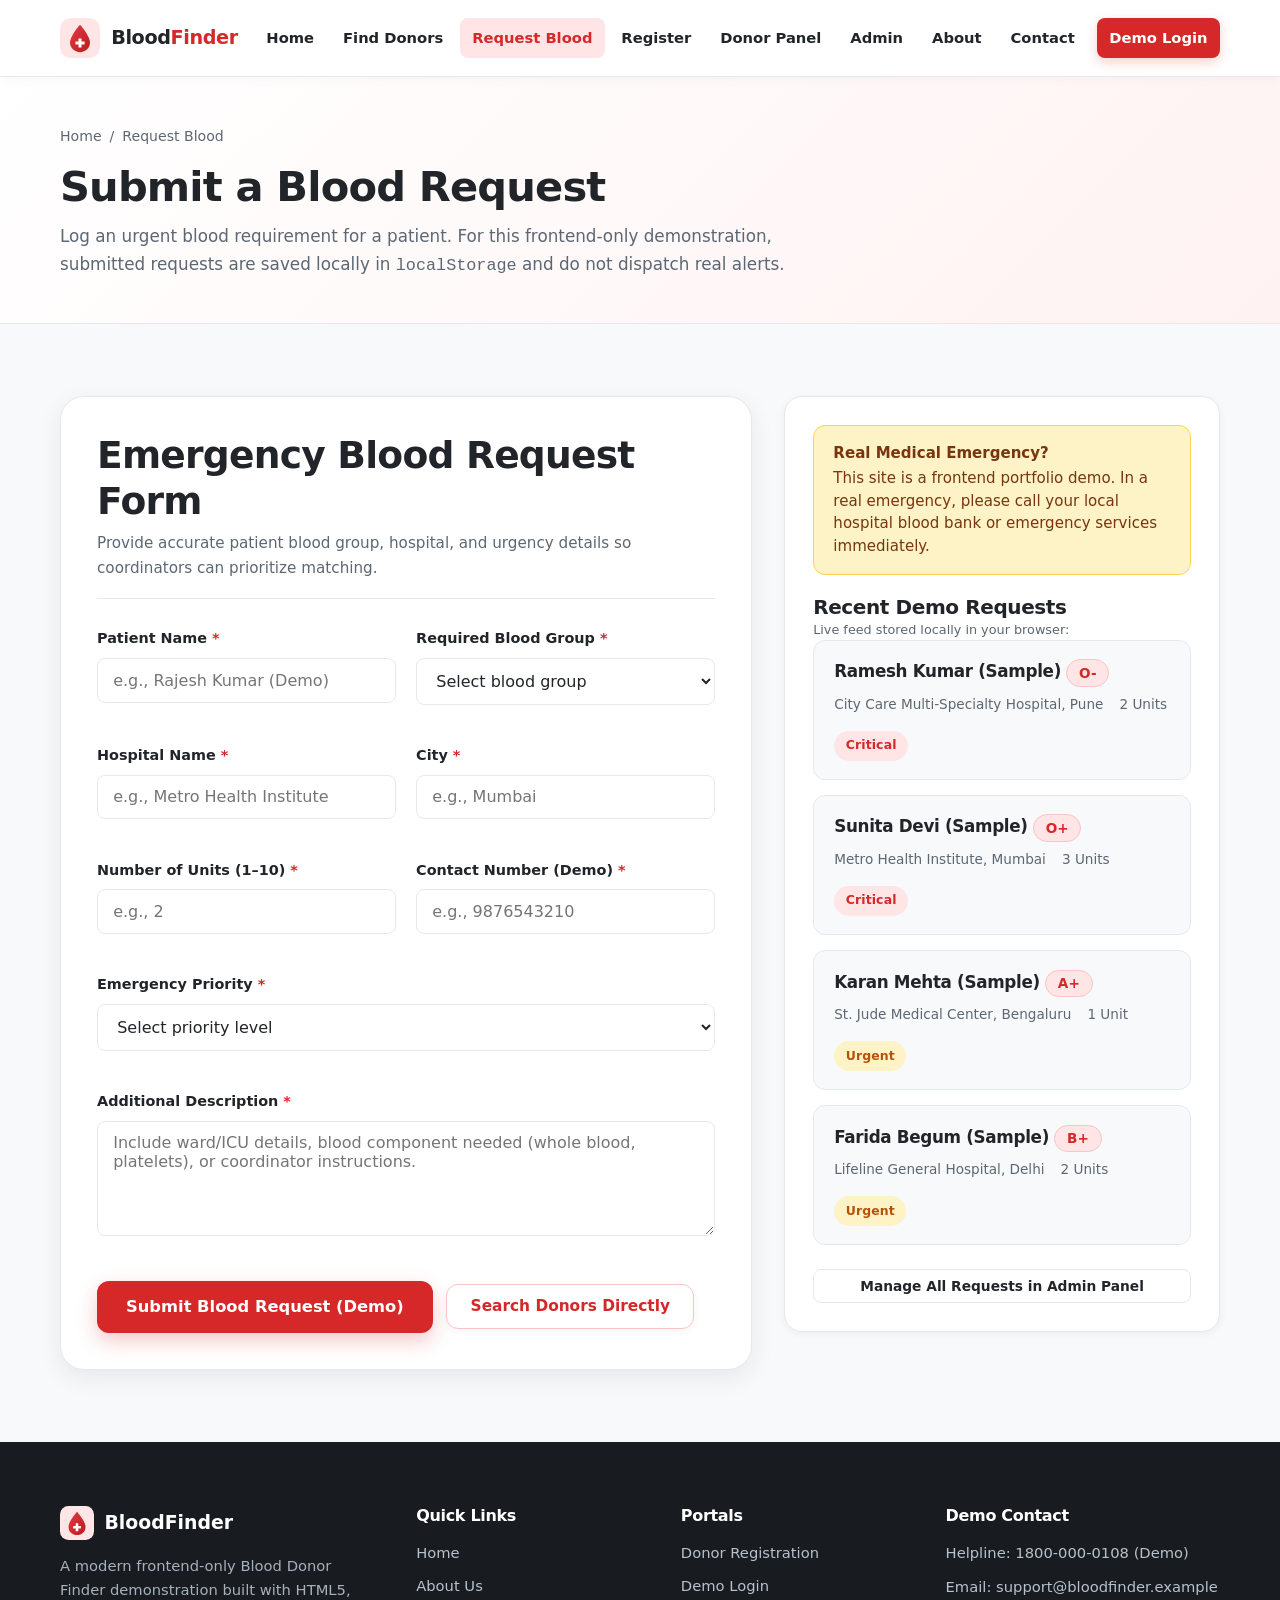
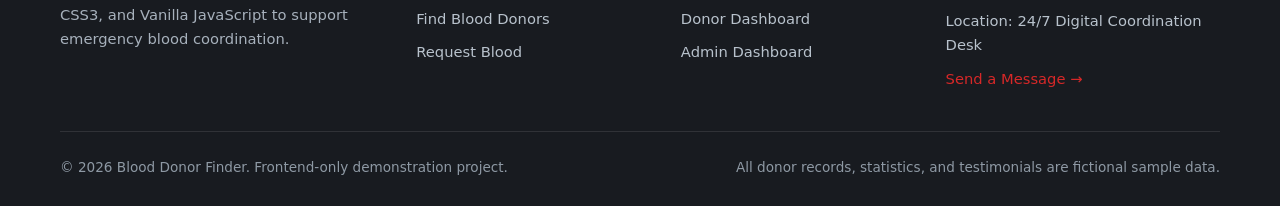
<file: request-blood.html>
<!DOCTYPE html>
<html lang="en">
<head>
  <meta charset="UTF-8" />
  <meta name="viewport" content="width=device-width, initial-scale=1.0" />
  <meta name="description" content="Submit a demonstration blood request with patient details, blood group, hospital, and urgency priority." />
  <title>Request Blood — Blood Donor Finder</title>
  <link rel="stylesheet" href="css/style.css" />
</head>
<body>
  <header class="site-header">
    <div class="container navbar">
      <a href="index.html" class="brand" aria-label="Blood Donor Finder Home">
        <img src="assets/images/logo.svg" alt="" class="brand-logo" width="40" height="40" />
        <span>Blood<span class="brand-accent">Finder</span></span>
      </a>

      <button type="button" class="nav-toggle" id="navToggle" aria-label="Toggle navigation menu" aria-expanded="false" aria-controls="navMenu">
        <span class="nav-toggle-bar"></span>
        <span class="nav-toggle-bar"></span>
        <span class="nav-toggle-bar"></span>
      </button>

      <nav aria-label="Main Navigation">
        <ul class="nav-menu" id="navMenu">
          <li><a href="index.html" class="nav-link">Home</a></li>
          <li><a href="find-donors.html" class="nav-link">Find Donors</a></li>
          <li><a href="request-blood.html" class="nav-link active">Request Blood</a></li>
          <li><a href="register.html" class="nav-link">Register</a></li>
          <li><a href="donor-dashboard.html" class="nav-link">Donor Panel</a></li>
          <li><a href="admin-dashboard.html" class="nav-link">Admin</a></li>
          <li><a href="about.html" class="nav-link">About</a></li>
          <li><a href="contact.html" class="nav-link">Contact</a></li>
          <li><a href="login.html" class="nav-link nav-link-cta">Demo Login</a></li>
        </ul>
      </nav>
    </div>
  </header>

  <main>
    <section class="page-hero">
      <div class="container">
        <ul class="breadcrumb" aria-label="Breadcrumb">
          <li><a href="index.html">Home</a></li>
          <li aria-hidden="true">/</li>
          <li aria-current="page">Request Blood</li>
        </ul>
        <div class="page-hero-content">
          <h1>Submit a Blood Request</h1>
          <p>Log an urgent blood requirement for a patient. For this frontend-only demonstration, submitted requests are saved locally in <code>localStorage</code> and do not dispatch real alerts.</p>
        </div>
      </div>
    </section>

    <section class="section">
      <div class="container form-layout">
        <div class="form-card">
          <div class="form-card-header">
            <h2>Emergency Blood Request Form</h2>
            <p>Provide accurate patient blood group, hospital, and urgency details so coordinators can prioritize matching.</p>
          </div>

          <div id="requestAlert" class="hidden" role="status" aria-live="polite"></div>

          <form id="bloodRequestForm" method="post" action="#" data-future-endpoint="api/create_request.php" novalidate>
            <div class="form-grid">
              <div class="form-group">
                <label for="reqPatientName" class="form-label">Patient Name <span class="required-star">*</span></label>
                <input type="text" id="reqPatientName" name="patient_name" class="form-control" placeholder="e.g., Rajesh Kumar (Demo)" required />
                <span class="field-error" id="reqPatientNameError"></span>
              </div>

              <div class="form-group">
                <label for="reqBloodGroup" class="form-label">Required Blood Group <span class="required-star">*</span></label>
                <select id="reqBloodGroup" name="blood_group" class="form-control" required>
                  <option value="">Select blood group</option>
                  <option value="A+">A+</option>
                  <option value="A-">A-</option>
                  <option value="B+">B+</option>
                  <option value="B-">B-</option>
                  <option value="AB+">AB+</option>
                  <option value="AB-">AB-</option>
                  <option value="O+">O+</option>
                  <option value="O-">O-</option>
                </select>
                <span class="field-error" id="reqBloodGroupError"></span>
              </div>

              <div class="form-group">
                <label for="reqHospital" class="form-label">Hospital Name <span class="required-star">*</span></label>
                <input type="text" id="reqHospital" name="hospital_name" class="form-control" placeholder="e.g., Metro Health Institute" required />
                <span class="field-error" id="reqHospitalError"></span>
              </div>

              <div class="form-group">
                <label for="reqCity" class="form-label">City <span class="required-star">*</span></label>
                <input type="text" id="reqCity" name="city" class="form-control" placeholder="e.g., Mumbai" required />
                <span class="field-error" id="reqCityError"></span>
              </div>

              <div class="form-group">
                <label for="reqUnits" class="form-label">Number of Units (1–10) <span class="required-star">*</span></label>
                <input type="number" id="reqUnits" name="units" class="form-control" min="1" max="10" placeholder="e.g., 2" required />
                <span class="field-error" id="reqUnitsError"></span>
              </div>

              <div class="form-group">
                <label for="reqContact" class="form-label">Contact Number (Demo) <span class="required-star">*</span></label>
                <input type="tel" id="reqContact" name="contact_number" class="form-control" placeholder="e.g., 9876543210" required />
                <span class="field-error" id="reqContactError"></span>
              </div>

              <div class="form-group full-width">
                <label for="reqPriority" class="form-label">Emergency Priority <span class="required-star">*</span></label>
                <select id="reqPriority" name="priority" class="form-control" required>
                  <option value="">Select priority level</option>
                  <option value="Critical">Critical — Needed within 6 hours</option>
                  <option value="Urgent">Urgent — Needed within 24 hours</option>
                  <option value="Standard">Standard — Scheduled within 3 days</option>
                </select>
                <span class="field-error" id="reqPriorityError"></span>
              </div>

              <div class="form-group full-width">
                <label for="reqDescription" class="form-label">Additional Description <span class="required-star">*</span></label>
                <textarea id="reqDescription" name="description" class="form-control" placeholder="Include ward/ICU details, blood component needed (whole blood, platelets), or coordinator instructions." required></textarea>
                <span class="field-error" id="reqDescriptionError"></span>
              </div>
            </div>

            <div class="form-actions">
              <button type="submit" class="btn btn-primary btn-lg">Submit Blood Request (Demo)</button>
              <a href="find-donors.html" class="btn btn-secondary">Search Donors Directly</a>
            </div>
          </form>
        </div>

        <aside class="side-stack">
          <div class="card">
            <div class="alert alert-warning" role="note">
              <strong>Real Medical Emergency?</strong>
              <span>This site is a frontend portfolio demo. In a real emergency, please call your local hospital blood bank or emergency services immediately.</span>
            </div>
            <h3>Recent Demo Requests</h3>
            <p class="field-hint">Live feed stored locally in your browser:</p>
            <div class="request-list" id="recentRequestsPreview"></div>
            <div class="form-actions">
              <a href="admin-dashboard.html" class="btn btn-outline btn-sm btn-block">Manage All Requests in Admin Panel</a>
            </div>
          </div>
        </aside>
      </div>
    </section>
  </main>

  <footer class="site-footer">
    <div class="container">
      <div class="footer-grid">
        <div>
          <a href="index.html" class="footer-brand">
            <img src="assets/images/logo.svg" alt="" width="34" height="34" />
            <span>BloodFinder</span>
          </a>
          <p class="footer-desc">
            A modern frontend-only Blood Donor Finder demonstration built with HTML5, CSS3, and Vanilla JavaScript to support emergency blood coordination.
          </p>
        </div>

        <div>
          <h3 class="footer-heading">Quick Links</h3>
          <ul class="footer-links">
            <li><a href="index.html">Home</a></li>
            <li><a href="about.html">About Us</a></li>
            <li><a href="find-donors.html">Find Blood Donors</a></li>
            <li><a href="request-blood.html">Request Blood</a></li>
          </ul>
        </div>

        <div>
          <h3 class="footer-heading">Portals</h3>
          <ul class="footer-links">
            <li><a href="register.html">Donor Registration</a></li>
            <li><a href="login.html">Demo Login</a></li>
            <li><a href="donor-dashboard.html">Donor Dashboard</a></li>
            <li><a href="admin-dashboard.html">Admin Dashboard</a></li>
          </ul>
        </div>

        <div>
          <h3 class="footer-heading">Demo Contact</h3>
          <ul class="footer-contact-list">
            <li>Helpline: 1800-000-0108 (Demo)</li>
            <li>Email: support@bloodfinder.example</li>
            <li>Location: 24/7 Digital Coordination Desk</li>
            <li><a href="contact.html">Send a Message &rarr;</a></li>
          </ul>
        </div>
      </div>

      <div class="footer-bottom">
        <span>&copy; 2026 Blood Donor Finder. Frontend-only demonstration project.</span>
        <span>All donor records, statistics, and testimonials are fictional sample data.</span>
      </div>
    </div>
  </footer>

  <script src="js/donors.js"></script>
  <script src="js/script.js"></script>
</body>
</html>
</file>
<file: css/style.css>
/* ==========================================================================
   Blood Donor Finder - Custom Stylesheet (Pure CSS3, No Frameworks)
   Palette:
     Primary:    #D62828
     Secondary:  #FFFFFF
     Background: #F8F9FA
     Text:       #212529
     Accent:     #FFE5E5
   ========================================================================== */

:root {
  --primary: #D62828;
  --primary-hover: #B81D1D;
  --primary-dark: #931616;
  --secondary: #FFFFFF;
  --bg: #F8F9FA;
  --text: #212529;
  --text-muted: #5C6773;
  --accent: #FFE5E5;
  --accent-border: #F8C5C5;
  --border: #E5E9EF;

  --success: #15803D;
  --success-bg: #DCFCE7;
  --warning: #B45309;
  --warning-bg: #FEF3C7;
  --info: #1D4ED8;
  --info-bg: #DBEAFE;

  --shadow-sm: 0 2px 8px rgba(33, 37, 41, 0.05);
  --shadow-md: 0 8px 24px rgba(33, 37, 41, 0.08);
  --shadow-lg: 0 16px 40px rgba(33, 37, 41, 0.12);
  --shadow-primary: 0 8px 20px rgba(214, 40, 40, 0.25);

  --radius-sm: 8px;
  --radius-md: 12px;
  --radius-lg: 18px;
  --radius-xl: 24px;
  --radius-pill: 999px;

  --container-max: 1200px;
  --transition: 0.25s cubic-bezier(0.25, 0.8, 0.25, 1);
}

/* ---------- Reset & Base ---------- */
*,
*::before,
*::after {
  box-sizing: border-box;
  margin: 0;
  padding: 0;
}

html {
  scroll-behavior: smooth;
  font-size: 16px;
}

body {
  font-family: "Segoe UI", system-ui, -apple-system, BlinkMacSystemFont, Roboto, "Helvetica Neue", Arial, sans-serif;
  background-color: var(--bg);
  color: var(--text);
  line-height: 1.65;
  min-height: 100vh;
  display: flex;
  flex-direction: column;
  -webkit-font-smoothing: antialiased;
}

img,
svg {
  max-width: 100%;
  display: block;
}

a {
  color: var(--primary);
  text-decoration: none;
  transition: color var(--transition);
}

a:hover {
  color: var(--primary-hover);
}

h1, h2, h3, h4 {
  color: var(--text);
  line-height: 1.22;
  letter-spacing: -0.02em;
  font-weight: 700;
}

h1 { font-size: clamp(2rem, 4vw, 3.25rem); }
h2 { font-size: clamp(1.6rem, 3vw, 2.35rem); }
h3 { font-size: 1.25rem; }
h4 { font-size: 1.05rem; }

p {
  color: var(--text-muted);
}

button,
input,
select,
textarea {
  font-family: inherit;
  font-size: 1rem;
  color: var(--text);
}

:focus-visible {
  outline: 3px solid rgba(214, 40, 40, 0.35);
  outline-offset: 2px;
}

.sr-only {
  position: absolute;
  width: 1px;
  height: 1px;
  padding: 0;
  margin: -1px;
  overflow: hidden;
  clip: rect(0, 0, 0, 0);
  white-space: nowrap;
  border: 0;
}

.hidden {
  display: none !important;
}

.container {
  width: 100%;
  max-width: var(--container-max);
  margin: 0 auto;
  padding: 0 1.25rem;
}

main {
  flex: 1;
}

/* ---------- Navigation Bar ---------- */
.site-header {
  position: sticky;
  top: 0;
  z-index: 1000;
  background-color: rgba(255, 255, 255, 0.96);
  backdrop-filter: blur(10px);
  border-bottom: 1px solid var(--border);
  box-shadow: 0 2px 12px rgba(33, 37, 41, 0.04);
}

.navbar {
  display: flex;
  align-items: center;
  justify-content: space-between;
  min-height: 76px;
  gap: 1rem;
}

.brand {
  display: inline-flex;
  align-items: center;
  gap: 0.7rem;
  font-weight: 800;
  font-size: 1.2rem;
  color: var(--text);
  letter-spacing: -0.02em;
  flex-shrink: 0;
}

.brand:hover {
  color: var(--primary);
}

.brand-logo {
  width: 40px;
  height: 40px;
  border-radius: 10px;
}

.brand-accent {
  color: var(--primary);
}

.nav-menu {
  display: flex;
  align-items: center;
  gap: 0.25rem;
  list-style: none;
}

.nav-link {
  display: inline-block;
  padding: 0.5rem 0.78rem;
  border-radius: var(--radius-sm);
  color: var(--text);
  font-size: 0.92rem;
  font-weight: 600;
  transition: background-color var(--transition), color var(--transition);
}

.nav-link:hover {
  background-color: var(--accent);
  color: var(--primary);
}

.nav-link.active {
  background-color: var(--accent);
  color: var(--primary);
}

.nav-link-cta {
  background-color: var(--primary);
  color: var(--secondary);
  margin-left: 0.35rem;
  box-shadow: 0 4px 12px rgba(214, 40, 40, 0.22);
}

.nav-link-cta:hover,
.nav-link-cta.active {
  background-color: var(--primary-hover);
  color: var(--secondary);
}

.nav-toggle {
  display: none;
  background: var(--bg);
  border: 1px solid var(--border);
  border-radius: var(--radius-sm);
  width: 44px;
  height: 44px;
  cursor: pointer;
  align-items: center;
  justify-content: center;
  flex-direction: column;
  gap: 5px;
  transition: background-color var(--transition), border-color var(--transition);
}

.nav-toggle:hover {
  background-color: var(--accent);
  border-color: var(--accent-border);
}

.nav-toggle-bar {
  width: 20px;
  height: 2.2px;
  background-color: var(--text);
  border-radius: 2px;
  transition: transform var(--transition), opacity var(--transition);
}

.nav-toggle.is-open .nav-toggle-bar:nth-child(1) {
  transform: translateY(7.2px) rotate(45deg);
}

.nav-toggle.is-open .nav-toggle-bar:nth-child(2) {
  opacity: 0;
}

.nav-toggle.is-open .nav-toggle-bar:nth-child(3) {
  transform: translateY(-7.2px) rotate(-45deg);
}

/* ---------- Buttons ---------- */
.btn {
  display: inline-flex;
  align-items: center;
  justify-content: center;
  gap: 0.5rem;
  padding: 0.78rem 1.45rem;
  border-radius: var(--radius-md);
  font-weight: 600;
  font-size: 0.96rem;
  line-height: 1.2;
  cursor: pointer;
  border: 1.5px solid transparent;
  transition: transform var(--transition), box-shadow var(--transition), background-color var(--transition), color var(--transition), border-color var(--transition);
  text-decoration: none;
}

.btn:hover {
  transform: translateY(-2px);
}

.btn:active {
  transform: translateY(0);
}

.btn-primary {
  background-color: var(--primary);
  color: var(--secondary);
  box-shadow: var(--shadow-primary);
}

.btn-primary:hover {
  background-color: var(--primary-hover);
  color: var(--secondary);
  box-shadow: 0 10px 24px rgba(214, 40, 40, 0.32);
}

.btn-secondary {
  background-color: var(--secondary);
  color: var(--primary);
  border-color: var(--accent-border);
  box-shadow: var(--shadow-sm);
}

.btn-secondary:hover {
  background-color: var(--accent);
  color: var(--primary-hover);
  border-color: var(--primary);
}

.btn-outline {
  background-color: transparent;
  color: var(--text);
  border-color: var(--border);
}

.btn-outline:hover {
  background-color: var(--secondary);
  border-color: var(--primary);
  color: var(--primary);
}

.btn-soft {
  background-color: var(--accent);
  color: var(--primary);
  border-color: transparent;
}

.btn-soft:hover {
  background-color: var(--primary);
  color: var(--secondary);
}

.btn-success-soft {
  background-color: var(--success-bg);
  color: var(--success);
  border-color: transparent;
}

.btn-success-soft:hover {
  background-color: var(--success);
  color: var(--secondary);
}

.btn-sm {
  padding: 0.48rem 0.92rem;
  font-size: 0.86rem;
  border-radius: var(--radius-sm);
}

.btn-lg {
  padding: 0.95rem 1.75rem;
  font-size: 1.02rem;
}

.btn-block {
  width: 100%;
}

/* ---------- Badges & Pills ---------- */
.eyebrow-pill {
  display: inline-flex;
  align-items: center;
  gap: 0.5rem;
  padding: 0.42rem 0.95rem;
  border-radius: var(--radius-pill);
  background-color: var(--accent);
  color: var(--primary);
  font-size: 0.85rem;
  font-weight: 700;
  margin-bottom: 1rem;
}

.pulse-dot {
  width: 8px;
  height: 8px;
  border-radius: 50%;
  background-color: var(--primary);
  display: inline-block;
  animation: pulseDot 2s infinite;
}

.badge {
  display: inline-flex;
  align-items: center;
  gap: 0.35rem;
  padding: 0.28rem 0.72rem;
  border-radius: var(--radius-pill);
  font-size: 0.78rem;
  font-weight: 700;
  letter-spacing: 0.01em;
  white-space: nowrap;
}

.badge-blood {
  background-color: var(--accent);
  color: var(--primary);
  border: 1px solid var(--accent-border);
  font-size: 0.85rem;
}

.badge-available {
  background-color: var(--success-bg);
  color: var(--success);
}

.badge-unavailable {
  background-color: #E9ECEF;
  color: #495057;
}

.badge-critical {
  background-color: var(--accent);
  color: var(--primary);
}

.badge-urgent {
  background-color: var(--warning-bg);
  color: var(--warning);
}

.badge-standard {
  background-color: var(--info-bg);
  color: var(--info);
}

.badge-demo {
  background-color: rgba(255, 255, 255, 0.18);
  color: var(--secondary);
  border: 1px solid rgba(255, 255, 255, 0.32);
}

/* ---------- Sections & Headers ---------- */
.section {
  padding: 4.5rem 0;
}

.section-white {
  background-color: var(--secondary);
}

.section-accent {
  background-color: #FFF6F6;
}

.section-header {
  text-align: center;
  max-width: 680px;
  margin: 0 auto 3rem;
}

.section-header p {
  margin-top: 0.75rem;
  font-size: 1.05rem;
}

.page-hero {
  background: linear-gradient(135deg, #FFFFFF 0%, #FFF2F2 100%);
  border-bottom: 1px solid var(--border);
  padding: 3rem 0 2.75rem;
}

.page-hero-content {
  max-width: 760px;
}

.page-hero h1 {
  font-size: clamp(1.85rem, 3.5vw, 2.6rem);
  margin-bottom: 0.65rem;
}

.page-hero p {
  font-size: 1.05rem;
}

.breadcrumb {
  display: flex;
  align-items: center;
  gap: 0.5rem;
  font-size: 0.88rem;
  color: var(--text-muted);
  margin-bottom: 0.85rem;
  list-style: none;
}

.breadcrumb a {
  color: var(--text-muted);
  font-weight: 500;
}

.breadcrumb a:hover {
  color: var(--primary);
}

/* ---------- Home Hero Section ---------- */
.hero {
  background: radial-gradient(circle at 85% 20%, #FFE5E5 0%, rgba(255, 229, 229, 0) 45%),
              linear-gradient(180deg, #FFFFFF 0%, #F8F9FA 100%);
  padding: 4.25rem 0 4.5rem;
  border-bottom: 1px solid var(--border);
}

.hero-grid {
  display: grid;
  grid-template-columns: 1.1fr 0.9fr;
  align-items: center;
  gap: 3rem;
}

.hero-title {
  margin-bottom: 1.1rem;
}

.hero-title span {
  color: var(--primary);
}

.hero-description {
  font-size: 1.1rem;
  max-width: 560px;
  margin-bottom: 1.9rem;
}

.hero-actions {
  display: flex;
  flex-wrap: wrap;
  gap: 0.9rem;
  margin-bottom: 2rem;
}

.hero-highlights {
  display: flex;
  flex-wrap: wrap;
  gap: 1.25rem;
  padding-top: 1.25rem;
  border-top: 1px solid var(--border);
}

.hero-highlight-item {
  display: flex;
  align-items: center;
  gap: 0.5rem;
  font-size: 0.9rem;
  font-weight: 600;
  color: var(--text);
}

.hero-check {
  width: 22px;
  height: 22px;
  border-radius: 50%;
  background-color: var(--accent);
  color: var(--primary);
  display: inline-flex;
  align-items: center;
  justify-content: center;
  font-size: 0.78rem;
  font-weight: 800;
}

.hero-visual {
  display: flex;
  justify-content: center;
  animation: fadeInUp 0.7s ease both;
}

.hero-visual img {
  width: 100%;
  max-width: 520px;
  height: auto;
}

/* ---------- Blood Group Cards (8 Types) ---------- */
.blood-group-grid {
  display: grid;
  grid-template-columns: repeat(4, 1fr);
  gap: 1.25rem;
}

.blood-card {
  background-color: var(--secondary);
  border: 1px solid var(--border);
  border-radius: var(--radius-lg);
  padding: 1.5rem 1.25rem;
  text-align: center;
  box-shadow: var(--shadow-sm);
  transition: transform var(--transition), box-shadow var(--transition), border-color var(--transition);
  display: flex;
  flex-direction: column;
  align-items: center;
  gap: 0.55rem;
  color: var(--text);
}

.blood-card:hover {
  transform: translateY(-6px);
  box-shadow: var(--shadow-md);
  border-color: var(--primary);
  color: var(--text);
}

.blood-drop-badge {
  width: 58px;
  height: 58px;
  border-radius: 16px;
  background-color: var(--accent);
  color: var(--primary);
  display: flex;
  align-items: center;
  justify-content: center;
  font-size: 1.4rem;
  font-weight: 800;
  margin-bottom: 0.25rem;
  transition: background-color var(--transition), color var(--transition);
}

.blood-card:hover .blood-drop-badge {
  background-color: var(--primary);
  color: var(--secondary);
}

.blood-card-title {
  font-size: 1rem;
  font-weight: 700;
}

.blood-card-meta {
  font-size: 0.85rem;
  color: var(--text-muted);
}

.blood-card-count {
  margin-top: 0.35rem;
  font-size: 0.82rem;
  font-weight: 700;
  color: var(--primary);
  background-color: var(--accent);
  padding: 0.25rem 0.7rem;
  border-radius: var(--radius-pill);
}

/* ---------- Cards, Steps & Feature Grids ---------- */
.grid-2 {
  display: grid;
  grid-template-columns: repeat(2, 1fr);
  gap: 1.75rem;
}

.grid-3 {
  display: grid;
  grid-template-columns: repeat(3, 1fr);
  gap: 1.5rem;
}

.grid-4 {
  display: grid;
  grid-template-columns: repeat(4, 1fr);
  gap: 1.35rem;
}

.card {
  background-color: var(--secondary);
  border: 1px solid var(--border);
  border-radius: var(--radius-lg);
  padding: 1.75rem;
  box-shadow: var(--shadow-sm);
  transition: transform var(--transition), box-shadow var(--transition), border-color var(--transition);
}

.card-hover:hover {
  transform: translateY(-5px);
  box-shadow: var(--shadow-md);
  border-color: var(--accent-border);
}

.step-card {
  position: relative;
  text-align: left;
}

.step-number {
  width: 44px;
  height: 44px;
  border-radius: 12px;
  background-color: var(--primary);
  color: var(--secondary);
  font-weight: 800;
  font-size: 1.1rem;
  display: inline-flex;
  align-items: center;
  justify-content: center;
  margin-bottom: 1.15rem;
  box-shadow: 0 6px 14px rgba(214, 40, 40, 0.22);
}

.step-card h3,
.feature-card h3 {
  margin-bottom: 0.55rem;
}

.feature-icon {
  width: 50px;
  height: 50px;
  border-radius: 14px;
  background-color: var(--accent);
  color: var(--primary);
  display: inline-flex;
  align-items: center;
  justify-content: center;
  margin-bottom: 1.1rem;
}

.feature-icon svg {
  width: 24px;
  height: 24px;
}

/* ---------- Statistics Section ---------- */
.stats-section {
  background: linear-gradient(135deg, #D62828 0%, #9E1919 100%);
  color: var(--secondary);
  padding: 4rem 0;
}

.stats-header {
  display: flex;
  flex-wrap: wrap;
  align-items: center;
  justify-content: space-between;
  gap: 1rem;
  margin-bottom: 2.25rem;
}

.stats-header h2,
.stats-header p {
  color: var(--secondary);
}

.stats-header p {
  opacity: 0.9;
  margin-top: 0.35rem;
}

.stats-grid {
  display: grid;
  grid-template-columns: repeat(4, 1fr);
  gap: 1.35rem;
}

.stat-tile {
  background-color: rgba(255, 255, 255, 0.12);
  border: 1px solid rgba(255, 255, 255, 0.22);
  border-radius: var(--radius-lg);
  padding: 1.65rem 1.35rem;
  text-align: center;
  backdrop-filter: blur(6px);
}

.stat-value {
  font-size: clamp(1.9rem, 3vw, 2.5rem);
  font-weight: 800;
  color: var(--secondary);
  line-height: 1.15;
  margin-bottom: 0.35rem;
}

.stat-label {
  font-size: 0.92rem;
  color: rgba(255, 255, 255, 0.92);
  font-weight: 500;
}

/* ---------- Testimonials ---------- */
.testimonial-card {
  display: flex;
  flex-direction: column;
  justify-content: space-between;
  gap: 1.25rem;
}

.testimonial-quote {
  font-size: 0.98rem;
  color: var(--text);
  font-style: italic;
}

.testimonial-author {
  display: flex;
  align-items: center;
  gap: 0.85rem;
  padding-top: 1rem;
  border-top: 1px solid var(--border);
}

.avatar-circle {
  width: 44px;
  height: 44px;
  border-radius: 50%;
  background-color: var(--accent);
  color: var(--primary);
  font-weight: 800;
  font-size: 0.95rem;
  display: inline-flex;
  align-items: center;
  justify-content: center;
  flex-shrink: 0;
}

.author-name {
  font-weight: 700;
  color: var(--text);
  font-size: 0.95rem;
}

.author-role {
  font-size: 0.82rem;
  color: var(--text-muted);
}

/* ---------- CTA Banner ---------- */
.cta-box {
  background: linear-gradient(135deg, #FFF0F0 0%, #FFFFFF 100%);
  border: 1px solid var(--accent-border);
  border-radius: var(--radius-xl);
  padding: 3rem 2.25rem;
  display: flex;
  flex-wrap: wrap;
  align-items: center;
  justify-content: space-between;
  gap: 1.75rem;
  box-shadow: var(--shadow-sm);
}

.cta-box h2 {
  margin-bottom: 0.5rem;
}

.cta-actions {
  display: flex;
  flex-wrap: wrap;
  gap: 0.85rem;
}

/* ---------- Forms & Validation ---------- */
.form-layout {
  display: grid;
  grid-template-columns: 1.35fr 0.85fr;
  gap: 2rem;
  align-items: start;
}

.form-card {
  background-color: var(--secondary);
  border: 1px solid var(--border);
  border-radius: var(--radius-xl);
  padding: 2.25rem;
  box-shadow: var(--shadow-md);
}

.form-card-header {
  margin-bottom: 1.75rem;
  padding-bottom: 1.1rem;
  border-bottom: 1px solid var(--border);
}

.form-card-header p {
  margin-top: 0.35rem;
  font-size: 0.95rem;
}

.form-grid {
  display: grid;
  grid-template-columns: repeat(2, 1fr);
  gap: 1.15rem 1.25rem;
}

.form-group {
  display: flex;
  flex-direction: column;
  gap: 0.42rem;
}

.form-group.full-width {
  grid-column: 1 / -1;
}

.form-label {
  font-size: 0.9rem;
  font-weight: 600;
  color: var(--text);
}

.required-star {
  color: var(--primary);
}

.form-control {
  width: 100%;
  padding: 0.74rem 0.95rem;
  border: 1.5px solid var(--border);
  border-radius: var(--radius-sm);
  background-color: var(--secondary);
  color: var(--text);
  transition: border-color var(--transition), box-shadow var(--transition), background-color var(--transition);
}

.form-control:hover {
  border-color: #CBD5E1;
}

.form-control:focus {
  outline: none;
  border-color: var(--primary);
  box-shadow: 0 0 0 3px rgba(214, 40, 40, 0.14);
}

.form-control.is-invalid {
  border-color: var(--primary);
  background-color: #FFF8F8;
}

.form-control.is-valid {
  border-color: var(--success);
}

textarea.form-control {
  resize: vertical;
  min-height: 115px;
}

.field-hint {
  font-size: 0.8rem;
  color: var(--text-muted);
}

.field-error {
  font-size: 0.82rem;
  font-weight: 600;
  color: var(--primary);
  min-height: 1.1em;
}

.checkbox-label {
  display: inline-flex;
  align-items: flex-start;
  gap: 0.65rem;
  cursor: pointer;
  font-size: 0.93rem;
  color: var(--text);
  user-select: none;
}

.checkbox-label input[type="checkbox"] {
  width: 18px;
  height: 18px;
  margin-top: 2px;
  accent-color: var(--primary);
  cursor: pointer;
}

.form-actions {
  margin-top: 1.5rem;
  display: flex;
  flex-wrap: wrap;
  gap: 0.85rem;
  align-items: center;
}

/* Alert Banners */
.alert {
  padding: 1rem 1.2rem;
  border-radius: var(--radius-md);
  font-size: 0.94rem;
  margin-bottom: 1.25rem;
  border: 1px solid transparent;
  line-height: 1.5;
}

.alert strong {
  display: block;
  margin-bottom: 0.15rem;
}

.alert-success {
  background-color: var(--success-bg);
  border-color: #86EFAC;
  color: #14532D;
}

.alert-error {
  background-color: var(--accent);
  border-color: var(--accent-border);
  color: var(--primary-dark);
}

.alert-info {
  background-color: var(--info-bg);
  border-color: #93C5FD;
  color: #1E3A8A;
}

.alert-warning {
  background-color: var(--warning-bg);
  border-color: #FCD34D;
  color: #78350F;
}

/* Sidebar Info Cards on Form Pages */
.side-stack {
  display: flex;
  flex-direction: column;
  gap: 1.35rem;
}

.info-list {
  list-style: none;
  display: flex;
  flex-direction: column;
  gap: 0.75rem;
  margin-top: 1rem;
}

.info-list li {
  display: flex;
  align-items: flex-start;
  gap: 0.65rem;
  font-size: 0.93rem;
  color: var(--text-muted);
}

.info-dot {
  width: 8px;
  height: 8px;
  border-radius: 50%;
  background-color: var(--primary);
  margin-top: 0.5rem;
  flex-shrink: 0;
}

/* ---------- Find Donors Page ---------- */
.filter-panel {
  background-color: var(--secondary);
  border: 1px solid var(--border);
  border-radius: var(--radius-lg);
  padding: 1.5rem;
  box-shadow: var(--shadow-sm);
  margin-bottom: 1.5rem;
}

.filter-grid {
  display: grid;
  grid-template-columns: 1fr 1.2fr 1fr auto;
  gap: 1rem;
  align-items: end;
}

.chip-row {
  display: flex;
  flex-wrap: wrap;
  gap: 0.5rem;
  margin-top: 1.15rem;
  padding-top: 1.1rem;
  border-top: 1px solid var(--border);
  align-items: center;
}

.chip-label {
  font-size: 0.84rem;
  font-weight: 700;
  color: var(--text-muted);
  margin-right: 0.25rem;
}

.filter-chip {
  padding: 0.35rem 0.85rem;
  border-radius: var(--radius-pill);
  border: 1px solid var(--border);
  background-color: var(--bg);
  color: var(--text);
  font-size: 0.85rem;
  font-weight: 600;
  cursor: pointer;
  transition: background-color var(--transition), color var(--transition), border-color var(--transition);
}

.filter-chip:hover {
  border-color: var(--primary);
  color: var(--primary);
}

.filter-chip.active {
  background-color: var(--primary);
  border-color: var(--primary);
  color: var(--secondary);
}

.results-bar {
  display: flex;
  flex-wrap: wrap;
  align-items: center;
  justify-content: space-between;
  gap: 0.75rem;
  margin-bottom: 1.25rem;
}

.results-count {
  font-weight: 700;
  color: var(--text);
  font-size: 0.98rem;
}

.privacy-note {
  font-size: 0.85rem;
  color: var(--text-muted);
}

.donor-grid {
  display: grid;
  grid-template-columns: repeat(3, 1fr);
  gap: 1.35rem;
}

.donor-card {
  background-color: var(--secondary);
  border: 1px solid var(--border);
  border-radius: var(--radius-lg);
  padding: 1.45rem;
  box-shadow: var(--shadow-sm);
  display: flex;
  flex-direction: column;
  gap: 1rem;
  transition: transform var(--transition), box-shadow var(--transition), border-color var(--transition);
}

.donor-card:hover {
  transform: translateY(-4px);
  box-shadow: var(--shadow-md);
  border-color: var(--accent-border);
}

.donor-card-top {
  display: flex;
  align-items: flex-start;
  justify-content: space-between;
  gap: 0.75rem;
}

.donor-identity {
  display: flex;
  align-items: center;
  gap: 0.85rem;
}

.donor-name {
  font-size: 1.08rem;
  font-weight: 700;
  color: var(--text);
}

.donor-city {
  font-size: 0.88rem;
  color: var(--text-muted);
}

.donor-meta {
  display: grid;
  grid-template-columns: repeat(2, 1fr);
  gap: 0.65rem;
  padding: 0.85rem;
  background-color: var(--bg);
  border-radius: var(--radius-md);
  font-size: 0.85rem;
}

.donor-meta-label {
  display: block;
  font-size: 0.75rem;
  color: var(--text-muted);
}

.donor-meta-value {
  font-weight: 700;
  color: var(--text);
}

.donor-card-footer {
  display: flex;
  align-items: center;
  justify-content: space-between;
  gap: 0.75rem;
  margin-top: auto;
  padding-top: 0.5rem;
}

.empty-state {
  grid-column: 1 / -1;
  text-align: center;
  background-color: var(--secondary);
  border: 1px dashed var(--border);
  border-radius: var(--radius-lg);
  padding: 3rem 1.5rem;
}

.empty-state h3 {
  margin-bottom: 0.45rem;
}

.empty-state p {
  margin-bottom: 1.25rem;
}

/* ---------- Dashboards (Donor & Admin) ---------- */
.kpi-grid {
  display: grid;
  grid-template-columns: repeat(4, 1fr);
  gap: 1.25rem;
  margin-bottom: 2rem;
}

.kpi-card {
  background-color: var(--secondary);
  border: 1px solid var(--border);
  border-radius: var(--radius-lg);
  padding: 1.4rem 1.5rem;
  box-shadow: var(--shadow-sm);
  display: flex;
  flex-direction: column;
  gap: 0.4rem;
}

.kpi-label {
  font-size: 0.86rem;
  font-weight: 600;
  color: var(--text-muted);
}

.kpi-value {
  font-size: 2rem;
  font-weight: 800;
  color: var(--text);
  line-height: 1.15;
}

.kpi-value.is-primary {
  color: var(--primary);
}

.kpi-value.is-success {
  color: var(--success);
}

.kpi-sub {
  font-size: 0.8rem;
  color: var(--text-muted);
}

.dashboard-grid {
  display: grid;
  grid-template-columns: 350px 1fr;
  gap: 1.75rem;
  align-items: start;
}

.dashboard-stack {
  display: flex;
  flex-direction: column;
  gap: 1.75rem;
}

.profile-header {
  display: flex;
  align-items: center;
  gap: 1rem;
  margin-bottom: 1.25rem;
}

.profile-avatar {
  width: 64px;
  height: 64px;
  border-radius: 18px;
  background-color: var(--primary);
  color: var(--secondary);
  font-size: 1.4rem;
  font-weight: 800;
  display: flex;
  align-items: center;
  justify-content: center;
  flex-shrink: 0;
}

.profile-blood-banner {
  background-color: var(--accent);
  border: 1px solid var(--accent-border);
  border-radius: var(--radius-md);
  padding: 1rem 1.15rem;
  display: flex;
  align-items: center;
  justify-content: space-between;
  margin-bottom: 1.25rem;
}

.profile-blood-type {
  font-size: 1.75rem;
  font-weight: 800;
  color: var(--primary);
}

.availability-box {
  background-color: var(--bg);
  border: 1px solid var(--border);
  border-radius: var(--radius-md);
  padding: 1rem 1.1rem;
  display: flex;
  align-items: center;
  justify-content: space-between;
  gap: 1rem;
  margin-bottom: 1.25rem;
}

/* Custom Accessible Toggle Switch */
.switch {
  position: relative;
  display: inline-block;
  width: 52px;
  height: 28px;
  flex-shrink: 0;
}

.switch input {
  opacity: 0;
  width: 0;
  height: 0;
}

.switch-slider {
  position: absolute;
  cursor: pointer;
  inset: 0;
  background-color: #CBD5E1;
  border-radius: var(--radius-pill);
  transition: background-color var(--transition);
}

.switch-slider::before {
  content: "";
  position: absolute;
  height: 22px;
  width: 22px;
  left: 3px;
  bottom: 3px;
  background-color: var(--secondary);
  border-radius: 50%;
  box-shadow: 0 2px 4px rgba(0, 0, 0, 0.18);
  transition: transform var(--transition);
}

.switch input:checked + .switch-slider {
  background-color: var(--success);
}

.switch input:checked + .switch-slider::before {
  transform: translateX(24px);
}

.profile-details {
  list-style: none;
  display: flex;
  flex-direction: column;
  gap: 0.7rem;
  margin-bottom: 1.35rem;
  font-size: 0.92rem;
}

.profile-details li {
  display: flex;
  justify-content: space-between;
  gap: 0.75rem;
  padding-bottom: 0.55rem;
  border-bottom: 1px solid var(--border);
}

.profile-details span:first-child {
  color: var(--text-muted);
}

.profile-details span:last-child {
  font-weight: 600;
  color: var(--text);
  text-align: right;
}

.panel-header {
  display: flex;
  flex-wrap: wrap;
  align-items: center;
  justify-content: space-between;
  gap: 0.85rem;
  margin-bottom: 1.25rem;
}

.panel-controls {
  display: flex;
  flex-wrap: wrap;
  gap: 0.65rem;
  margin-bottom: 1.15rem;
}

.panel-controls .form-control {
  width: auto;
  min-width: 170px;
  padding: 0.55rem 0.85rem;
  font-size: 0.9rem;
}

/* Responsive Data Tables */
.table-wrap {
  width: 100%;
  overflow-x: auto;
  border: 1px solid var(--border);
  border-radius: var(--radius-md);
}

.data-table {
  width: 100%;
  border-collapse: collapse;
  font-size: 0.91rem;
  background-color: var(--secondary);
}

.data-table th,
.data-table td {
  padding: 0.85rem 1rem;
  text-align: left;
  border-bottom: 1px solid var(--border);
  vertical-align: middle;
}

.data-table th {
  background-color: var(--bg);
  font-weight: 700;
  font-size: 0.82rem;
  text-transform: uppercase;
  letter-spacing: 0.04em;
  color: var(--text-muted);
  white-space: nowrap;
}

.data-table tbody tr:last-child td {
  border-bottom: none;
}

.data-table tbody tr:hover {
  background-color: #FCFDFE;
}

.table-actions {
  display: flex;
  flex-wrap: wrap;
  gap: 0.45rem;
}

/* Request List Cards (Donor Dashboard & Request Page) */
.request-list {
  display: flex;
  flex-direction: column;
  gap: 0.95rem;
}

.request-item {
  border: 1px solid var(--border);
  border-radius: var(--radius-md);
  padding: 1.15rem 1.25rem;
  background-color: var(--bg);
  display: flex;
  flex-wrap: wrap;
  align-items: center;
  justify-content: space-between;
  gap: 1rem;
}

.request-item-main h4 {
  margin-bottom: 0.25rem;
}

.request-item-meta {
  display: flex;
  flex-wrap: wrap;
  gap: 0.6rem 1rem;
  font-size: 0.85rem;
  color: var(--text-muted);
  margin-top: 0.35rem;
}

.request-item-actions {
  display: flex;
  align-items: center;
  gap: 0.6rem;
}

/* ---------- Auth / Login Page ---------- */
.auth-section {
  padding: 3.5rem 0 4.5rem;
}

.auth-wrapper {
  max-width: 480px;
  margin: 0 auto;
}

.auth-row {
  display: flex;
  align-items: center;
  justify-content: space-between;
  gap: 0.75rem;
  margin-top: 0.35rem;
}

.auth-divider {
  text-align: center;
  margin: 1.35rem 0;
  position: relative;
  font-size: 0.85rem;
  color: var(--text-muted);
}

.auth-divider::before,
.auth-divider::after {
  content: "";
  position: absolute;
  top: 50%;
  width: 34%;
  height: 1px;
  background-color: var(--border);
}

.auth-divider::before { left: 0; }
.auth-divider::after { right: 0; }

.demo-fill-group {
  display: grid;
  grid-template-columns: repeat(2, 1fr);
  gap: 0.75rem;
  margin-bottom: 1.25rem;
}

.auth-footer-note {
  text-align: center;
  margin-top: 1.25rem;
  font-size: 0.92rem;
}

/* ---------- About & Contact Pages ---------- */
.about-split {
  display: grid;
  grid-template-columns: 1.05fr 0.95fr;
  gap: 2.75rem;
  align-items: center;
}

.about-split h2 {
  margin-bottom: 1rem;
}

.about-split p + p {
  margin-top: 0.9rem;
}

.contact-grid {
  display: grid;
  grid-template-columns: 0.9fr 1.1fr;
  gap: 2rem;
  align-items: start;
}

.contact-card-item {
  display: flex;
  align-items: flex-start;
  gap: 1rem;
  padding: 1.25rem;
  background-color: var(--secondary);
  border: 1px solid var(--border);
  border-radius: var(--radius-md);
  box-shadow: var(--shadow-sm);
}

.contact-icon-box {
  width: 44px;
  height: 44px;
  border-radius: 12px;
  background-color: var(--accent);
  color: var(--primary);
  display: inline-flex;
  align-items: center;
  justify-content: center;
  flex-shrink: 0;
}

.contact-icon-box svg {
  width: 22px;
  height: 22px;
}

/* ---------- Modal Dialog ---------- */
.modal-backdrop {
  position: fixed;
  inset: 0;
  background-color: rgba(33, 37, 41, 0.55);
  backdrop-filter: blur(4px);
  display: flex;
  align-items: center;
  justify-content: center;
  padding: 1.25rem;
  z-index: 2000;
  opacity: 0;
  visibility: hidden;
  transition: opacity var(--transition), visibility var(--transition);
}

.modal-backdrop.is-open {
  opacity: 1;
  visibility: visible;
}

.modal-dialog {
  background-color: var(--secondary);
  border-radius: var(--radius-xl);
  width: 100%;
  max-width: 520px;
  max-height: 90vh;
  overflow-y: auto;
  padding: 1.75rem;
  box-shadow: var(--shadow-lg);
  transform: translateY(16px) scale(0.98);
  transition: transform var(--transition);
}

.modal-backdrop.is-open .modal-dialog {
  transform: translateY(0) scale(1);
}

.modal-header {
  display: flex;
  align-items: center;
  justify-content: space-between;
  gap: 1rem;
  padding-bottom: 0.9rem;
  margin-bottom: 1.15rem;
  border-bottom: 1px solid var(--border);
}

.modal-close {
  background: var(--bg);
  border: 1px solid var(--border);
  width: 34px;
  height: 34px;
  border-radius: 50%;
  cursor: pointer;
  font-size: 1.2rem;
  line-height: 1;
  display: inline-flex;
  align-items: center;
  justify-content: center;
  color: var(--text);
}

.modal-close:hover {
  background-color: var(--accent);
  color: var(--primary);
  border-color: var(--accent-border);
}

/* ---------- Toast Notification ---------- */
.toast-container {
  position: fixed;
  right: 1.25rem;
  bottom: 1.25rem;
  z-index: 2500;
  display: flex;
  flex-direction: column;
  gap: 0.65rem;
  max-width: 360px;
}

.toast {
  background-color: var(--text);
  color: var(--secondary);
  padding: 0.9rem 1.15rem;
  border-radius: var(--radius-md);
  box-shadow: var(--shadow-lg);
  font-size: 0.92rem;
  font-weight: 500;
  border-left: 4px solid var(--primary);
  animation: fadeInUp 0.25s ease both;
}

.toast.toast-success {
  border-left-color: #22C55E;
}

.toast.toast-info {
  border-left-color: #3B82F6;
}

/* ---------- Footer ---------- */
.site-footer {
  background-color: #181B20;
  color: #D5DCE4;
  padding: 4rem 0 1.75rem;
  margin-top: auto;
}

.footer-grid {
  display: grid;
  grid-template-columns: 1.4fr 1fr 1fr 1.2fr;
  gap: 2.25rem;
  padding-bottom: 2.5rem;
  border-bottom: 1px solid rgba(255, 255, 255, 0.1);
}

.footer-brand {
  display: inline-flex;
  align-items: center;
  gap: 0.65rem;
  color: var(--secondary);
  font-weight: 800;
  font-size: 1.18rem;
  margin-bottom: 0.9rem;
}

.footer-desc {
  color: #A7B1BC;
  font-size: 0.92rem;
  margin-bottom: 1rem;
}

.footer-heading {
  color: var(--secondary);
  font-size: 1rem;
  margin-bottom: 1rem;
}

.footer-links {
  list-style: none;
  display: flex;
  flex-direction: column;
  gap: 0.55rem;
  font-size: 0.92rem;
}

.footer-links a {
  color: #B8C2CC;
}

.footer-links a:hover {
  color: var(--secondary);
}

.footer-contact-list {
  list-style: none;
  display: flex;
  flex-direction: column;
  gap: 0.6rem;
  font-size: 0.92rem;
  color: #B8C2CC;
}

.footer-bottom {
  padding-top: 1.5rem;
  display: flex;
  flex-wrap: wrap;
  align-items: center;
  justify-content: space-between;
  gap: 0.75rem;
  font-size: 0.85rem;
  color: #8E99A4;
}

/* ---------- Subtle Animations ---------- */
@keyframes fadeInUp {
  from {
    opacity: 0;
    transform: translateY(16px);
  }
  to {
    opacity: 1;
    transform: translateY(0);
  }
}

@keyframes pulseDot {
  0%, 100% {
    transform: scale(1);
    opacity: 1;
  }
  50% {
    transform: scale(1.4);
    opacity: 0.55;
  }
}

.reveal {
  opacity: 0;
  transform: translateY(18px);
  transition: opacity 0.55s ease, transform 0.55s ease;
}

.reveal.is-visible {
  opacity: 1;
  transform: translateY(0);
}

/* ---------- Responsive Breakpoints ---------- */
@media (max-width: 1080px) {
  .nav-toggle {
    display: inline-flex;
  }

  .nav-menu {
    position: absolute;
    top: 76px;
    left: 0;
    right: 0;
    background-color: var(--secondary);
    border-bottom: 1px solid var(--border);
    box-shadow: var(--shadow-md);
    flex-direction: column;
    align-items: stretch;
    padding: 1rem 1.25rem 1.35rem;
    gap: 0.35rem;
    display: none;
  }

  .nav-menu.is-open {
    display: flex;
  }

  .nav-link {
    padding: 0.65rem 0.9rem;
  }

  .nav-link-cta {
    margin-left: 0;
    text-align: center;
    margin-top: 0.35rem;
  }

  .hero-grid,
  .about-split,
  .form-layout,
  .contact-grid,
  .dashboard-grid {
    grid-template-columns: 1fr;
  }

  .blood-group-grid,
  .stats-grid,
  .kpi-grid,
  .grid-4 {
    grid-template-columns: repeat(2, 1fr);
  }

  .donor-grid,
  .grid-3 {
    grid-template-columns: repeat(2, 1fr);
  }

  .filter-grid {
    grid-template-columns: repeat(2, 1fr);
  }

  .footer-grid {
    grid-template-columns: repeat(2, 1fr);
  }
}

@media (max-width: 680px) {
  .section {
    padding: 3.25rem 0;
  }

  .hero {
    padding: 2.75rem 0 3.25rem;
  }

  .blood-group-grid,
  .stats-grid,
  .kpi-grid,
  .donor-grid,
  .grid-2,
  .grid-3,
  .grid-4,
  .form-grid,
  .filter-grid,
  .footer-grid,
  .demo-fill-group {
    grid-template-columns: 1fr;
  }

  .form-card {
    padding: 1.45rem;
  }

  .cta-box {
    padding: 2rem 1.35rem;
  }
}

@media (prefers-reduced-motion: reduce) {
  html {
    scroll-behavior: auto;
  }

  *,
  *::before,
  *::after {
    animation-duration: 0.01ms !important;
    transition-duration: 0.01ms !important;
  }

  .reveal {
    opacity: 1;
    transform: none;
  }
}
</file>
